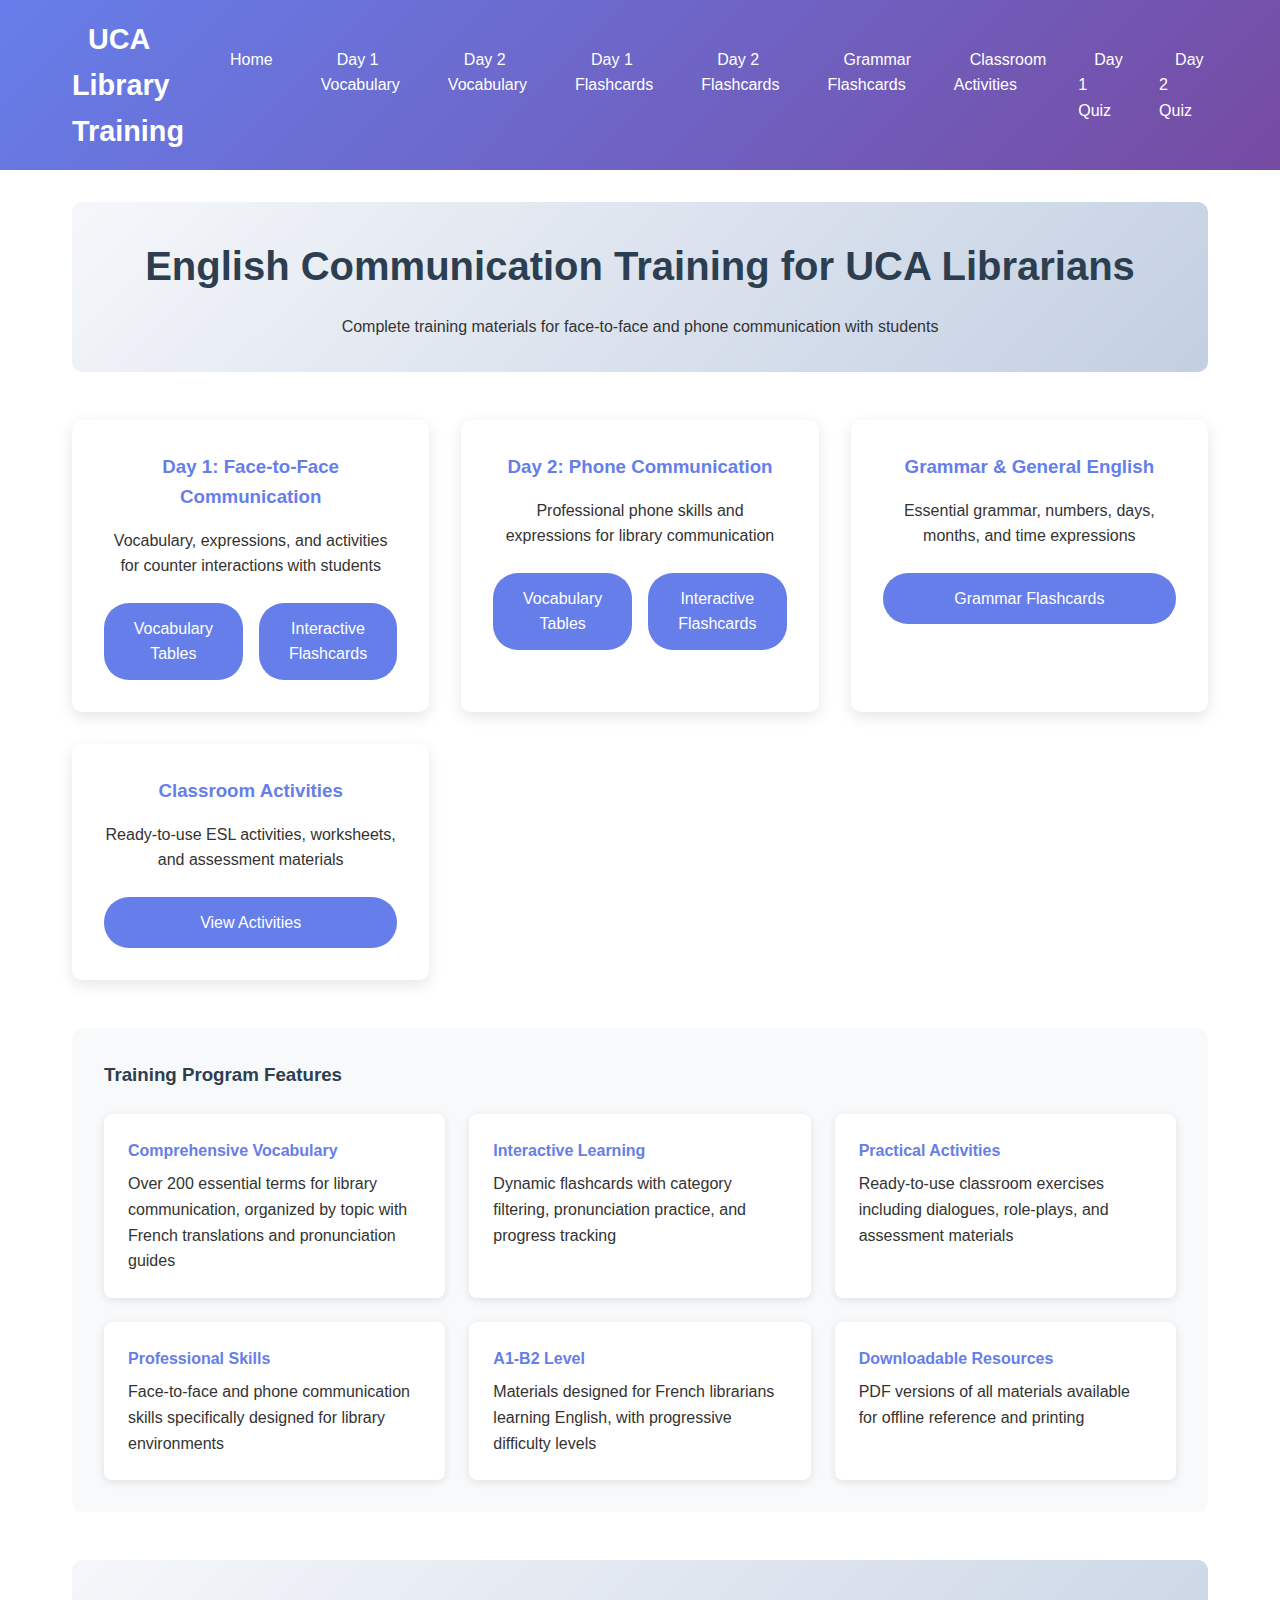
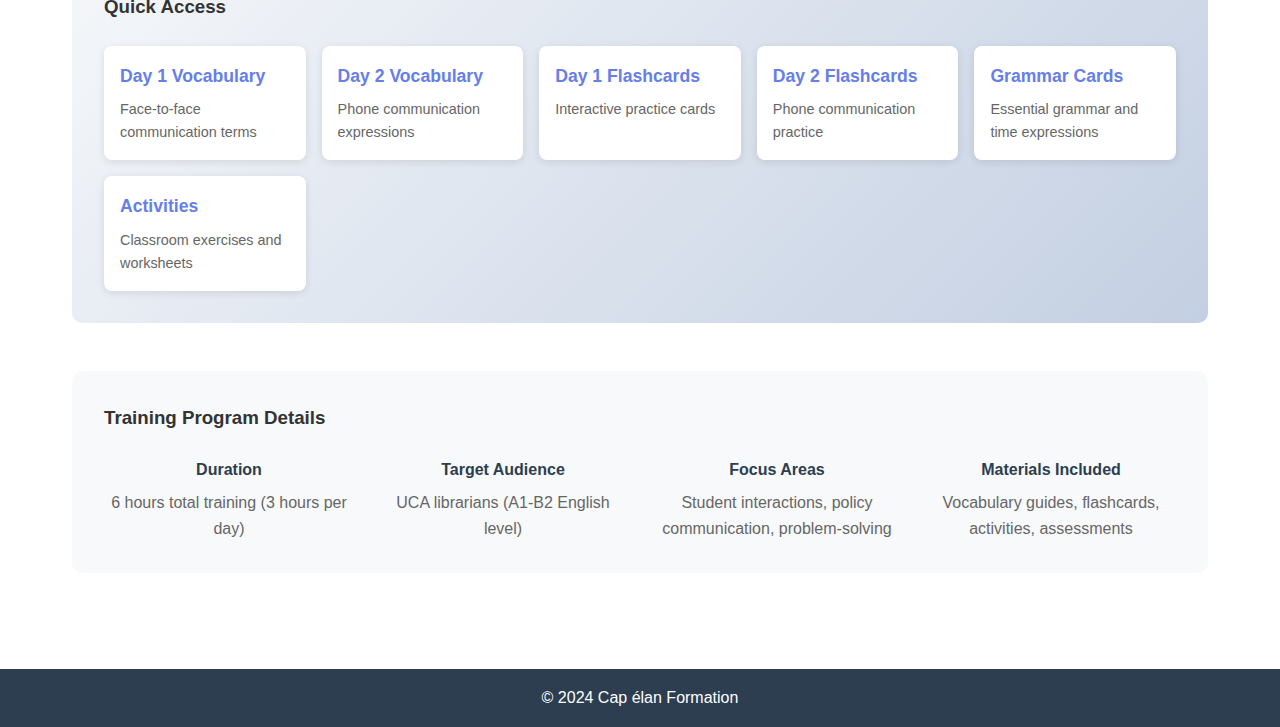
<file: index.html>
<!DOCTYPE html>
<html lang="en">
<head>
    <meta charset="UTF-8">
    <meta name="viewport" content="width=device-width, initial-scale=1.0">
    <title>UCA Library Training - English Communication</title>
    <link rel="stylesheet" href="css/style.css">
</head>
<body>
    <header>
        <nav>
            <div class="nav-container">
                <h1><a href="index.html" style="color: white; text-decoration: none;">UCA Library Training</a></h1>
                <ul>
                    <li><a href="index.html">Home</a></li>
                    <li><a href="day1-vocabulary.html">Day 1 Vocabulary</a></li>
                    <li><a href="day2-vocabulary.html">Day 2 Vocabulary</a></li>
                    <li><a href="day1-flashcards.html">Day 1 Flashcards</a></li>
                    <li><a href="day2-flashcards.html">Day 2 Flashcards</a></li>
                    <li><a href="grammar-flashcards.html">Grammar Flashcards</a></li>
                    <li><a href="activities.html">Classroom Activities</a></li>
                    <li><a href="day1-quiz.html">Day 1 Quiz</a></li>
                    <li><a href="day2-quiz.html" class="active">Day 2 Quiz</a></li>
                </ul>
            </div>
        </nav>
    </header>

    <main>
        <section class="hero">
            <h2>English Communication Training for UCA Librarians</h2>
            <p>Complete training materials for face-to-face and phone communication with students</p>
        </section>

        <section class="materials-grid">
            <div class="material-card">
                <h3>Day 1: Face-to-Face Communication</h3>
                <p>Vocabulary, expressions, and activities for counter interactions with students</p>
                <div class="card-buttons">
                    <a href="day1-vocabulary.html" class="btn">Vocabulary Tables</a>
                    <a href="day1-flashcards.html" class="btn">Interactive Flashcards</a>
                </div>
            </div>

            <div class="material-card">
                <h3>Day 2: Phone Communication</h3>
                <p>Professional phone skills and expressions for library communication</p>
                <div class="card-buttons">
                    <a href="day2-vocabulary.html" class="btn">Vocabulary Tables</a>
                    <a href="day2-flashcards.html" class="btn">Interactive Flashcards</a>
                </div>
            </div>

            <div class="material-card">
                <h3>Grammar & General English</h3>
                <p>Essential grammar, numbers, days, months, and time expressions</p>
                <div class="card-buttons">
                    <a href="grammar-flashcards.html" class="btn">Grammar Flashcards</a>
                </div>
            </div>

            <div class="material-card">
                <h3>Classroom Activities</h3>
                <p>Ready-to-use ESL activities, worksheets, and assessment materials</p>
                <div class="card-buttons">
                    <a href="activities.html" class="btn">View Activities</a>
                </div>
            </div>
        </section>

        <section class="features">
            <h3>Training Program Features</h3>
            <div class="features-grid">
                <div class="feature-item">
                    <h4>Comprehensive Vocabulary</h4>
                    <p>Over 200 essential terms for library communication, organized by topic with French translations and pronunciation guides</p>
                </div>
                <div class="feature-item">
                    <h4>Interactive Learning</h4>
                    <p>Dynamic flashcards with category filtering, pronunciation practice, and progress tracking</p>
                </div>
                <div class="feature-item">
                    <h4>Practical Activities</h4>
                    <p>Ready-to-use classroom exercises including dialogues, role-plays, and assessment materials</p>
                </div>
                <div class="feature-item">
                    <h4>Professional Skills</h4>
                    <p>Face-to-face and phone communication skills specifically designed for library environments</p>
                </div>
                <div class="feature-item">
                    <h4>A1-B2 Level</h4>
                    <p>Materials designed for French librarians learning English, with progressive difficulty levels</p>
                </div>
                <div class="feature-item">
                    <h4>Downloadable Resources</h4>
                    <p>PDF versions of all materials available for offline reference and printing</p>
                </div>
            </div>
        </section>

        <section class="quick-links">
            <h3>Quick Access</h3>
            <div class="links-grid">
                <a href="day1-vocabulary.html" class="quick-link">
                    <h4>Day 1 Vocabulary</h4>
                    <p>Face-to-face communication terms</p>
                </a>
                <a href="day2-vocabulary.html" class="quick-link">
                    <h4>Day 2 Vocabulary</h4>
                    <p>Phone communication expressions</p>
                </a>
                <a href="day1-flashcards.html" class="quick-link">
                    <h4>Day 1 Flashcards</h4>
                    <p>Interactive practice cards</p>
                </a>
                <a href="day2-flashcards.html" class="quick-link">
                    <h4>Day 2 Flashcards</h4>
                    <p>Phone communication practice</p>
                </a>
                <a href="grammar-flashcards.html" class="quick-link">
                    <h4>Grammar Cards</h4>
                    <p>Essential grammar and time expressions</p>
                </a>
                <a href="activities.html" class="quick-link">
                    <h4>Activities</h4>
                    <p>Classroom exercises and worksheets</p>
                </a>
            </div>
        </section>

        <section class="training-info">
            <h3>Training Program Details</h3>
            <div class="info-grid">
                <div class="info-item">
                    <h4>Duration</h4>
                    <p>6 hours total training (3 hours per day)</p>
                </div>
                <div class="info-item">
                    <h4>Target Audience</h4>
                    <p>UCA librarians (A1-B2 English level)</p>
                </div>
                <div class="info-item">
                    <h4>Focus Areas</h4>
                    <p>Student interactions, policy communication, problem-solving</p>
                </div>
                <div class="info-item">
                    <h4>Materials Included</h4>
                    <p>Vocabulary guides, flashcards, activities, assessments</p>
                </div>
            </div>
        </section>
    </main>

    <footer>
        <p>&copy; 2024 Cap élan Formation</p>
    </footer>

    <style>
        .features-grid {
            display: grid;
            grid-template-columns: repeat(auto-fit, minmax(300px, 1fr));
            gap: 1.5rem;
            margin-top: 1.5rem;
        }

        .feature-item {
            background: white;
            padding: 1.5rem;
            border-radius: 8px;
            box-shadow: 0 2px 8px rgba(0,0,0,0.1);
        }

        .feature-item h4 {
            color: #667eea;
            margin-bottom: 0.5rem;
        }

        .quick-links {
            margin: 3rem 0;
            padding: 2rem;
            background: linear-gradient(135deg, #f5f7fa 0%, #c3cfe2 100%);
            border-radius: 10px;
        }

        .links-grid {
            display: grid;
            grid-template-columns: repeat(auto-fit, minmax(200px, 1fr));
            gap: 1rem;
            margin-top: 1.5rem;
        }

        .quick-link {
            background: white;
            padding: 1rem;
            border-radius: 8px;
            text-decoration: none;
            color: #333;
            box-shadow: 0 2px 8px rgba(0,0,0,0.1);
            transition: transform 0.3s, box-shadow 0.3s;
        }

        .quick-link:hover {
            transform: translateY(-2px);
            box-shadow: 0 4px 15px rgba(0,0,0,0.15);
        }

        .quick-link h4 {
            color: #667eea;
            margin-bottom: 0.5rem;
            font-size: 1.1rem;
        }

        .quick-link p {
            margin: 0;
            font-size: 0.9rem;
            color: #666;
        }

        .training-info {
            background: #f8f9fa;
            padding: 2rem;
            border-radius: 10px;
            margin-bottom: 2rem;
        }

        .info-grid {
            display: grid;
            grid-template-columns: repeat(auto-fit, minmax(200px, 1fr));
            gap: 1.5rem;
            margin-top: 1.5rem;
        }

        .info-item {
            text-align: center;
        }

        .info-item h4 {
            color: #2c3e50;
            margin-bottom: 0.5rem;
        }

        .info-item p {
            margin: 0;
            color: #666;
        }

        @media (max-width: 768px) {
            .features-grid {
                grid-template-columns: 1fr;
            }
            
            .links-grid {
                grid-template-columns: 1fr;
            }
            
            .info-grid {
                grid-template-columns: repeat(2, 1fr);
            }
        }
    </style>
</body>
</html>
</file>
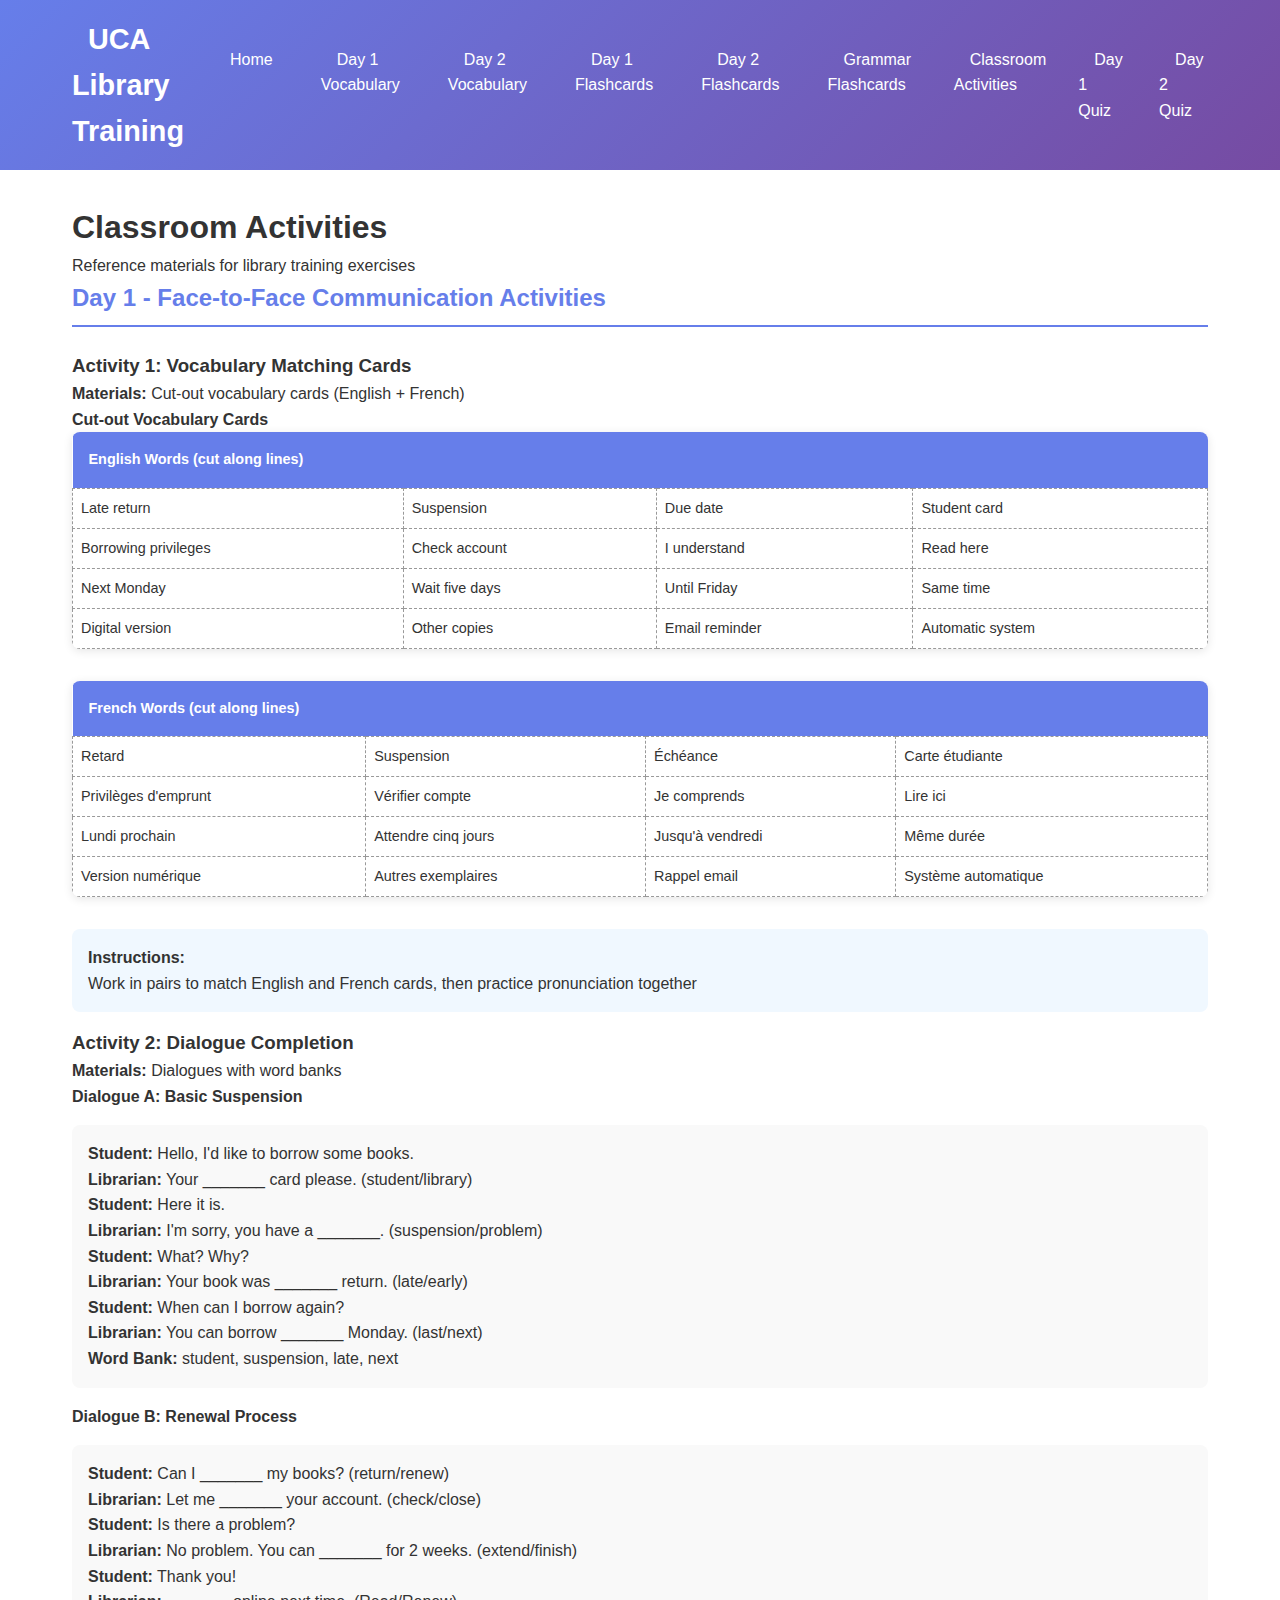
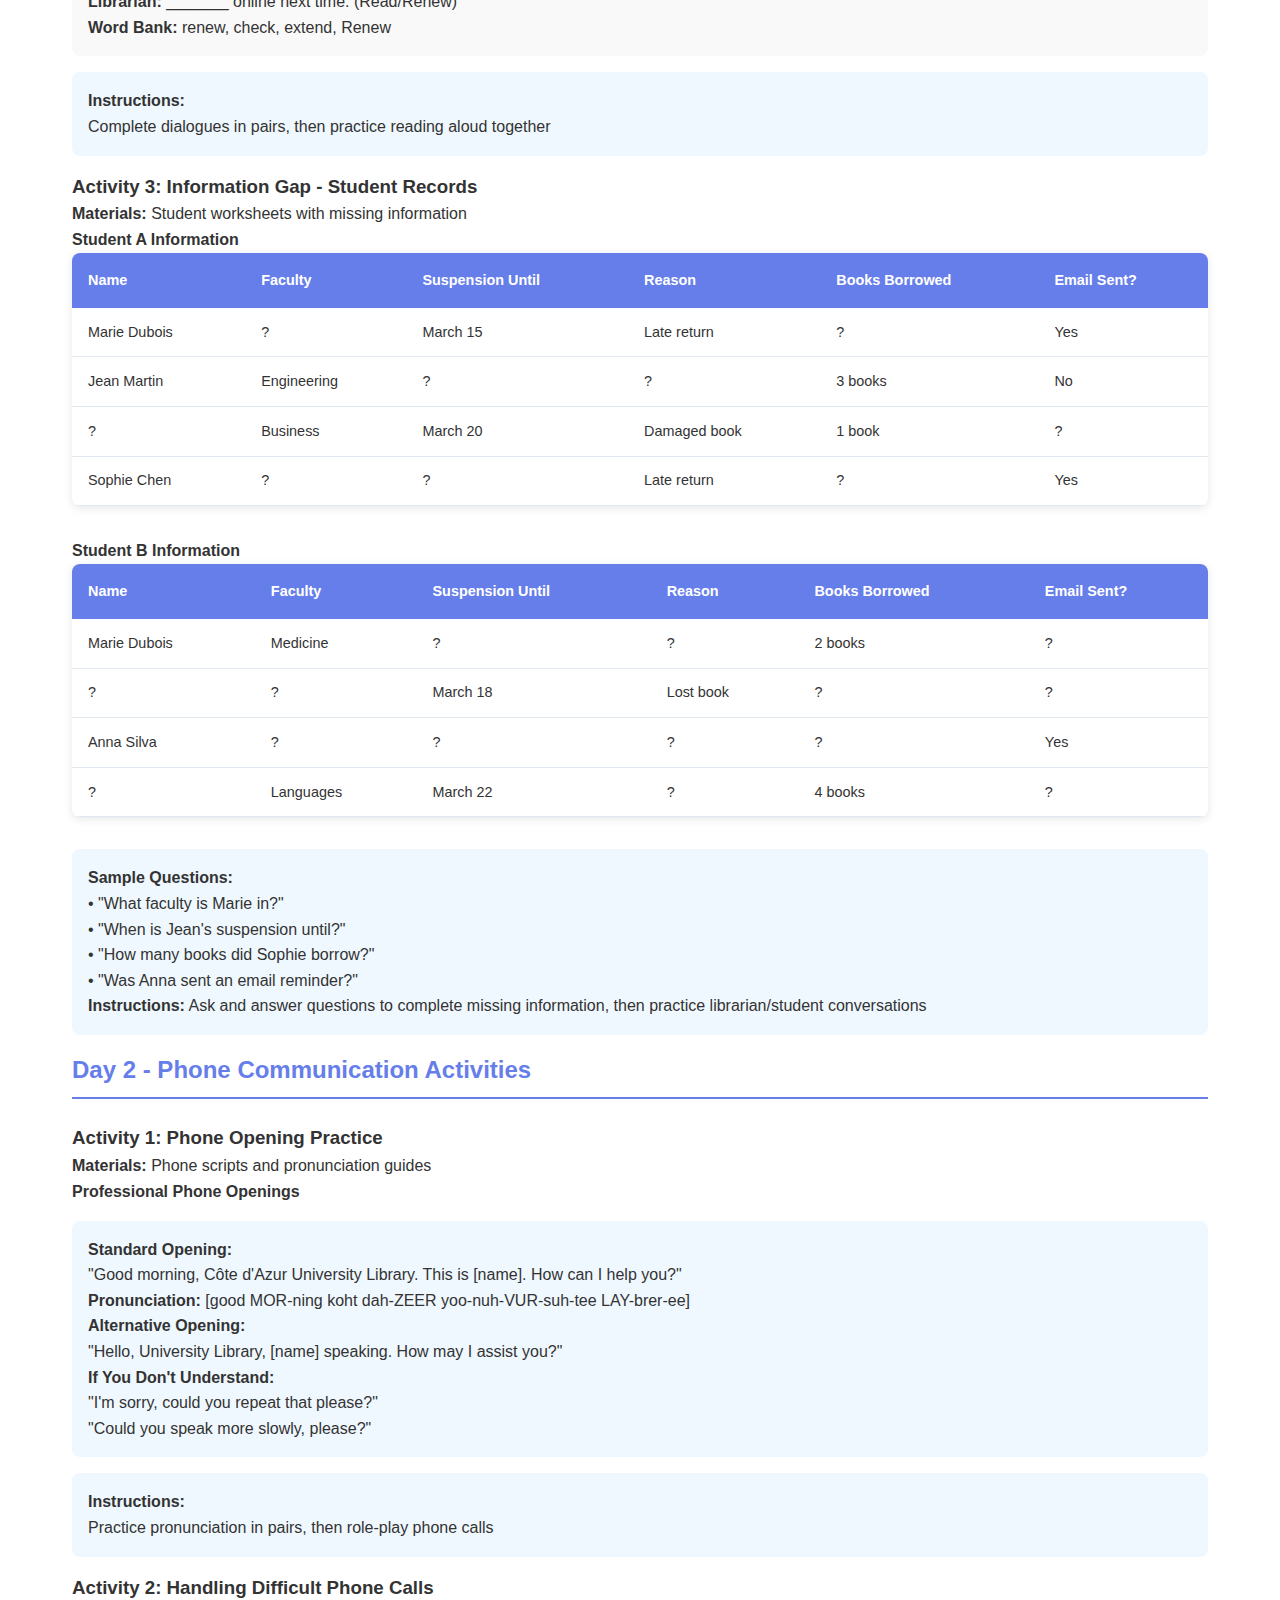
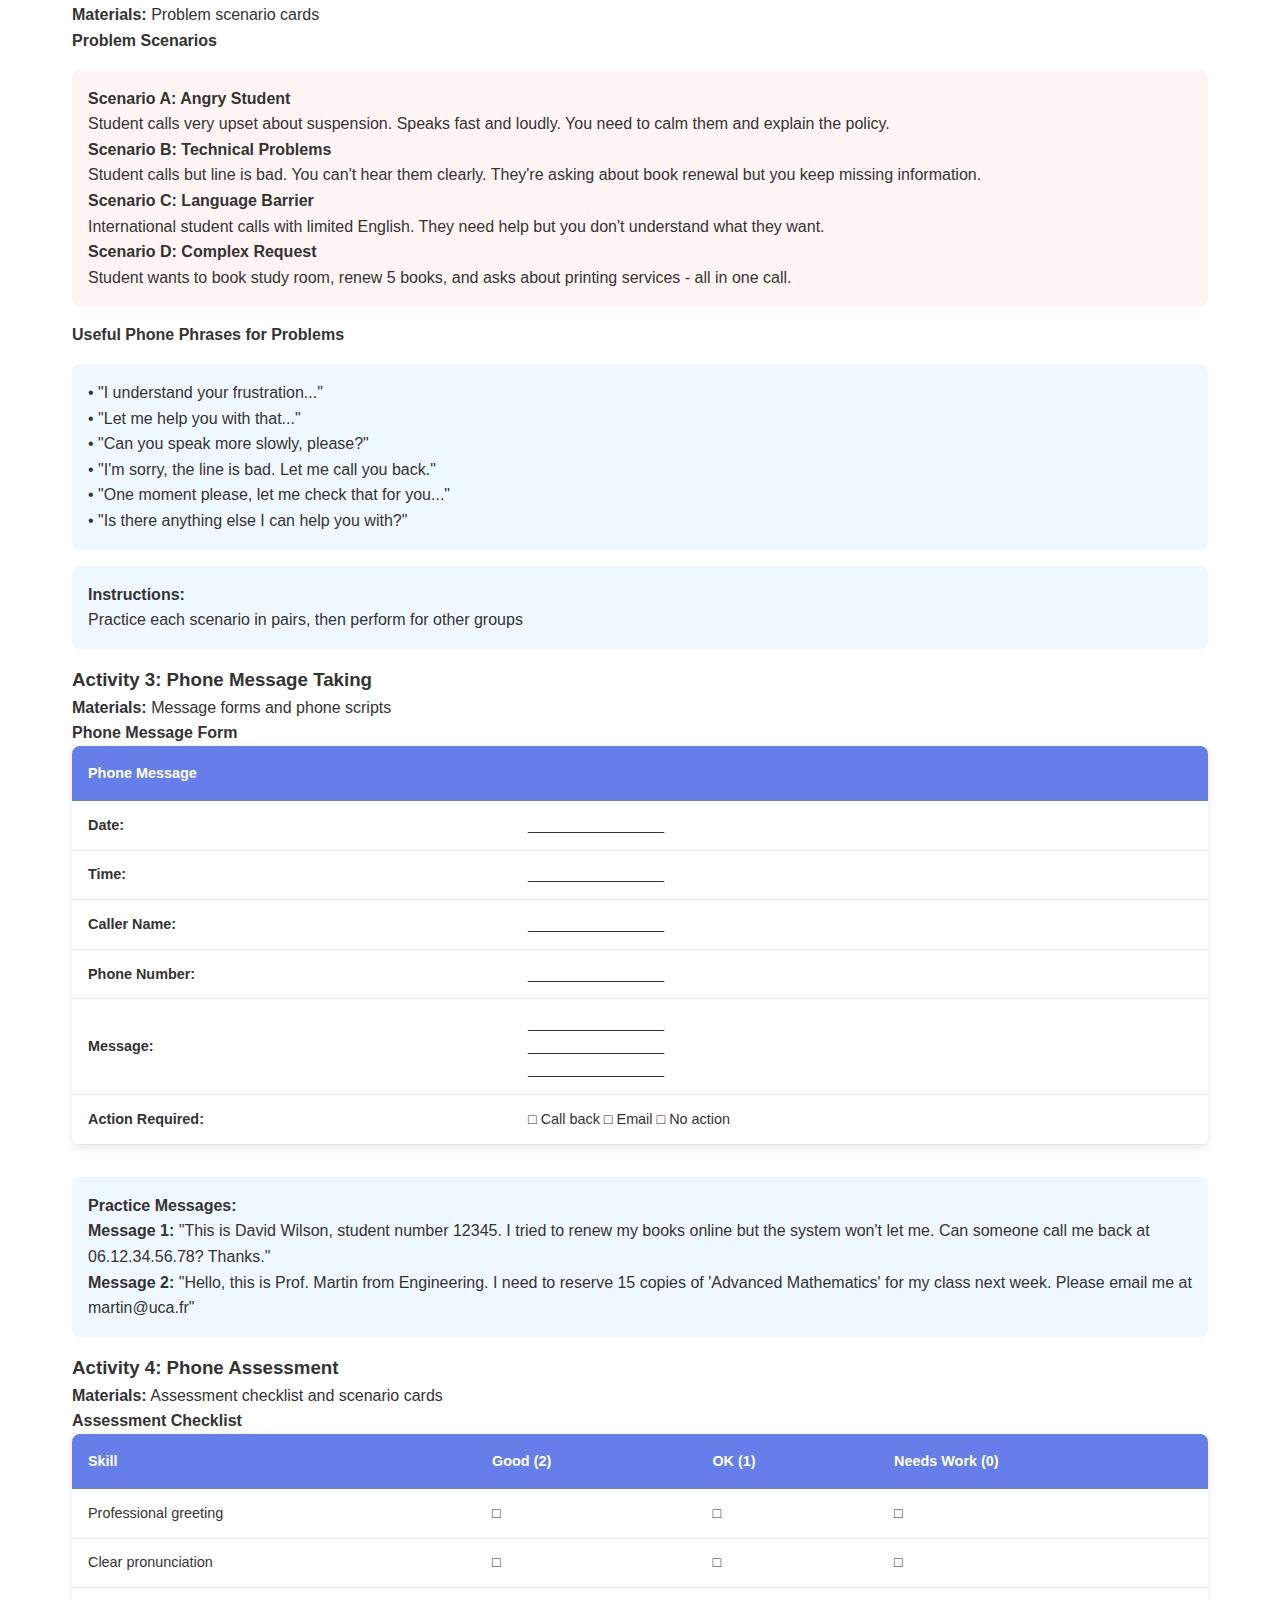
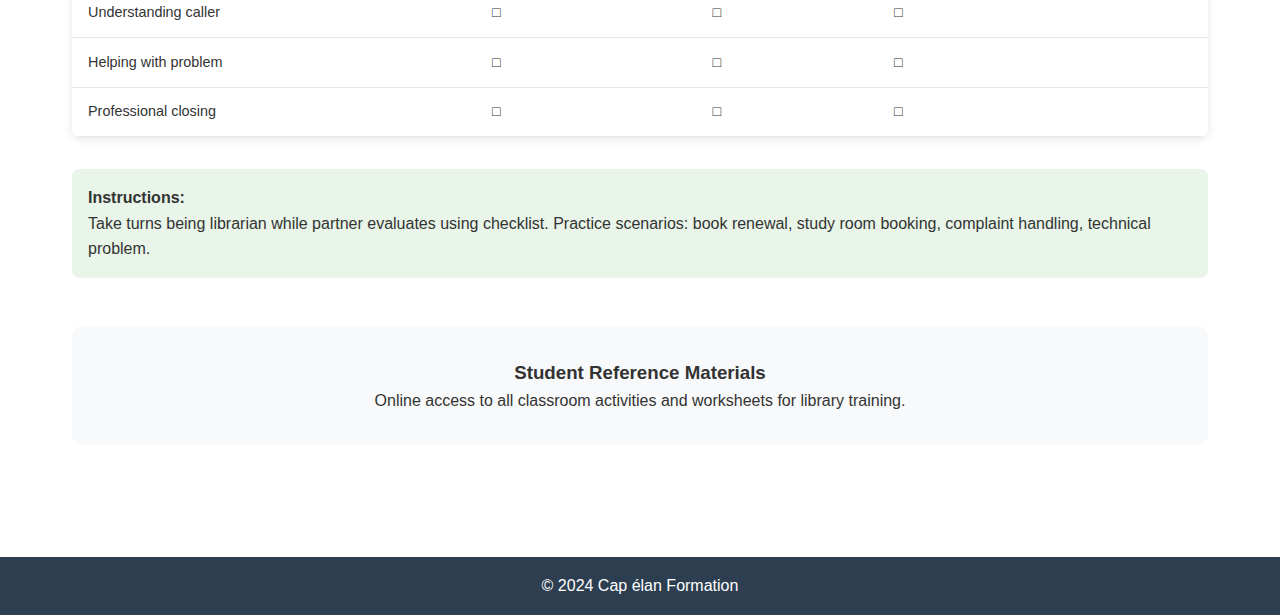
<file: activities.html>
<!DOCTYPE html>
<html lang="en">
<head>
    <meta charset="UTF-8">
    <meta name="viewport" content="width=device-width, initial-scale=1.0">
    <title>Classroom Activities - Library Training</title>
    <link rel="stylesheet" href="css/style.css">
</head>
<body>
    <header>
        <nav>
            <div class="nav-container">
                <h1><a href="index.html" style="color: white; text-decoration: none;">UCA Library Training</a></h1>
                <ul>
                    <li><a href="index.html">Home</a></li>
                    <li><a href="day1-vocabulary.html">Day 1 Vocabulary</a></li>
                    <li><a href="day2-vocabulary.html">Day 2 Vocabulary</a></li>
                    <li><a href="day1-flashcards.html">Day 1 Flashcards</a></li>
                    <li><a href="day2-flashcards.html">Day 2 Flashcards</a></li>
                    <li><a href="grammar-flashcards.html">Grammar Flashcards</a></li>
                    <li><a href="activities.html">Classroom Activities</a></li>
                    <li><a href="day1-quiz.html">Day 1 Quiz</a></li>
                    <li><a href="day2-quiz.html" class="active">Day 2 Quiz</a></li>
                </ul>
            </div>
        </nav>
    </header>

    <main>
        <div class="vocab-container">
            <h1>Classroom Activities</h1>
            <p>Reference materials for library training exercises</p>

            <!-- DAY 1 ACTIVITIES -->
            <div class="vocab-section">
                <h2>Day 1 - Face-to-Face Communication Activities</h2>
                
                <div class="activity">
                    <h3>Activity 1: Vocabulary Matching Cards</h3>
                    <div class="activity-info">
                        <p><strong>Materials:</strong> Cut-out vocabulary cards (English + French)</p>
                    </div>
                    
                    <h4>Cut-out Vocabulary Cards</h4>
                    <table class="vocab-table" style="font-size: 0.9em;">
                        <thead>
                            <tr>
                                <th colspan="4">English Words (cut along lines)</th>
                            </tr>
                        </thead>
                        <tbody>
                            <tr>
                                <td style="border: 1px dashed #999; padding: 8px;">Late return</td>
                                <td style="border: 1px dashed #999; padding: 8px;">Suspension</td>
                                <td style="border: 1px dashed #999; padding: 8px;">Due date</td>
                                <td style="border: 1px dashed #999; padding: 8px;">Student card</td>
                            </tr>
                            <tr>
                                <td style="border: 1px dashed #999; padding: 8px;">Borrowing privileges</td>
                                <td style="border: 1px dashed #999; padding: 8px;">Check account</td>
                                <td style="border: 1px dashed #999; padding: 8px;">I understand</td>
                                <td style="border: 1px dashed #999; padding: 8px;">Read here</td>
                            </tr>
                            <tr>
                                <td style="border: 1px dashed #999; padding: 8px;">Next Monday</td>
                                <td style="border: 1px dashed #999; padding: 8px;">Wait five days</td>
                                <td style="border: 1px dashed #999; padding: 8px;">Until Friday</td>
                                <td style="border: 1px dashed #999; padding: 8px;">Same time</td>
                            </tr>
                            <tr>
                                <td style="border: 1px dashed #999; padding: 8px;">Digital version</td>
                                <td style="border: 1px dashed #999; padding: 8px;">Other copies</td>
                                <td style="border: 1px dashed #999; padding: 8px;">Email reminder</td>
                                <td style="border: 1px dashed #999; padding: 8px;">Automatic system</td>
                            </tr>
                        </tbody>
                    </table>

                    <table class="vocab-table" style="font-size: 0.9em; margin-top: 1rem;">
                        <thead>
                            <tr>
                                <th colspan="4">French Words (cut along lines)</th>
                            </tr>
                        </thead>
                        <tbody>
                            <tr>
                                <td style="border: 1px dashed #999; padding: 8px;">Retard</td>
                                <td style="border: 1px dashed #999; padding: 8px;">Suspension</td>
                                <td style="border: 1px dashed #999; padding: 8px;">Échéance</td>
                                <td style="border: 1px dashed #999; padding: 8px;">Carte étudiante</td>
                            </tr>
                            <tr>
                                <td style="border: 1px dashed #999; padding: 8px;">Privilèges d'emprunt</td>
                                <td style="border: 1px dashed #999; padding: 8px;">Vérifier compte</td>
                                <td style="border: 1px dashed #999; padding: 8px;">Je comprends</td>
                                <td style="border: 1px dashed #999; padding: 8px;">Lire ici</td>
                            </tr>
                            <tr>
                                <td style="border: 1px dashed #999; padding: 8px;">Lundi prochain</td>
                                <td style="border: 1px dashed #999; padding: 8px;">Attendre cinq jours</td>
                                <td style="border: 1px dashed #999; padding: 8px;">Jusqu'à vendredi</td>
                                <td style="border: 1px dashed #999; padding: 8px;">Même durée</td>
                            </tr>
                            <tr>
                                <td style="border: 1px dashed #999; padding: 8px;">Version numérique</td>
                                <td style="border: 1px dashed #999; padding: 8px;">Autres exemplaires</td>
                                <td style="border: 1px dashed #999; padding: 8px;">Rappel email</td>
                                <td style="border: 1px dashed #999; padding: 8px;">Système automatique</td>
                            </tr>
                        </tbody>
                    </table>

                    <div class="instructions" style="margin: 1rem 0; padding: 1rem; background: #f0f8ff; border-radius: 8px;">
                        <h4>Instructions:</h4>
                        <p>Work in pairs to match English and French cards, then practice pronunciation together</p>
                    </div>
                </div>

                <div class="activity">
                    <h3>Activity 2: Dialogue Completion</h3>
                    <div class="activity-info">
                        <p><strong>Materials:</strong> Dialogues with word banks</p>
                    </div>

                    <h4>Dialogue A: Basic Suspension</h4>
                    <div style="background: #f9f9f9; padding: 1rem; border-radius: 8px; margin: 1rem 0;">
                        <p><strong>Student:</strong> Hello, I'd like to borrow some books.</p>
                        <p><strong>Librarian:</strong> Your _______ card please. (student/library)</p>
                        <p><strong>Student:</strong> Here it is.</p>
                        <p><strong>Librarian:</strong> I'm sorry, you have a _______. (suspension/problem)</p>
                        <p><strong>Student:</strong> What? Why?</p>
                        <p><strong>Librarian:</strong> Your book was _______ return. (late/early)</p>
                        <p><strong>Student:</strong> When can I borrow again?</p>
                        <p><strong>Librarian:</strong> You can borrow _______ Monday. (last/next)</p>
                        
                        <p><strong>Word Bank:</strong> student, suspension, late, next</p>
                    </div>

                    <h4>Dialogue B: Renewal Process</h4>
                    <div style="background: #f9f9f9; padding: 1rem; border-radius: 8px; margin: 1rem 0;">
                        <p><strong>Student:</strong> Can I _______ my books? (return/renew)</p>
                        <p><strong>Librarian:</strong> Let me _______ your account. (check/close)</p>
                        <p><strong>Student:</strong> Is there a problem?</p>
                        <p><strong>Librarian:</strong> No problem. You can _______ for 2 weeks. (extend/finish)</p>
                        <p><strong>Student:</strong> Thank you!</p>
                        <p><strong>Librarian:</strong> _______ online next time. (Read/Renew)</p>
                        
                        <p><strong>Word Bank:</strong> renew, check, extend, Renew</p>
                    </div>

                    <div class="instructions" style="margin: 1rem 0; padding: 1rem; background: #f0f8ff; border-radius: 8px;">
                        <h4>Instructions:</h4>
                        <p>Complete dialogues in pairs, then practice reading aloud together</p>
                    </div>
                </div>

                <div class="activity">
                    <h3>Activity 3: Information Gap - Student Records</h3>
                    <div class="activity-info">
                        <p><strong>Materials:</strong> Student worksheets with missing information</p>
                    </div>

                    <h4>Student A Information</h4>
                    <table class="vocab-table" style="font-size: 0.9em;">
                        <thead>
                            <tr>
                                <th>Name</th>
                                <th>Faculty</th>
                                <th>Suspension Until</th>
                                <th>Reason</th>
                                <th>Books Borrowed</th>
                                <th>Email Sent?</th>
                            </tr>
                        </thead>
                        <tbody>
                            <tr>
                                <td>Marie Dubois</td>
                                <td>?</td>
                                <td>March 15</td>
                                <td>Late return</td>
                                <td>?</td>
                                <td>Yes</td>
                            </tr>
                            <tr>
                                <td>Jean Martin</td>
                                <td>Engineering</td>
                                <td>?</td>
                                <td>?</td>
                                <td>3 books</td>
                                <td>No</td>
                            </tr>
                            <tr>
                                <td>?</td>
                                <td>Business</td>
                                <td>March 20</td>
                                <td>Damaged book</td>
                                <td>1 book</td>
                                <td>?</td>
                            </tr>
                            <tr>
                                <td>Sophie Chen</td>
                                <td>?</td>
                                <td>?</td>
                                <td>Late return</td>
                                <td>?</td>
                                <td>Yes</td>
                            </tr>
                        </tbody>
                    </table>

                    <h4>Student B Information</h4>
                    <table class="vocab-table" style="font-size: 0.9em;">
                        <thead>
                            <tr>
                                <th>Name</th>
                                <th>Faculty</th>
                                <th>Suspension Until</th>
                                <th>Reason</th>
                                <th>Books Borrowed</th>
                                <th>Email Sent?</th>
                            </tr>
                        </thead>
                        <tbody>
                            <tr>
                                <td>Marie Dubois</td>
                                <td>Medicine</td>
                                <td>?</td>
                                <td>?</td>
                                <td>2 books</td>
                                <td>?</td>
                            </tr>
                            <tr>
                                <td>?</td>
                                <td>?</td>
                                <td>March 18</td>
                                <td>Lost book</td>
                                <td>?</td>
                                <td>?</td>
                            </tr>
                            <tr>
                                <td>Anna Silva</td>
                                <td>?</td>
                                <td>?</td>
                                <td>?</td>
                                <td>?</td>
                                <td>Yes</td>
                            </tr>
                            <tr>
                                <td>?</td>
                                <td>Languages</td>
                                <td>March 22</td>
                                <td>?</td>
                                <td>4 books</td>
                                <td>?</td>
                            </tr>
                        </tbody>
                    </table>

                    <div class="instructions" style="margin: 1rem 0; padding: 1rem; background: #f0f8ff; border-radius: 8px;">
                        <h4>Sample Questions:</h4>
                        <p>• "What faculty is Marie in?"</p>
                        <p>• "When is Jean's suspension until?"</p>
                        <p>• "How many books did Sophie borrow?"</p>
                        <p>• "Was Anna sent an email reminder?"</p>
                        <p><strong>Instructions:</strong> Ask and answer questions to complete missing information, then practice librarian/student conversations</p>
                    </div>
                </div>
            </div>

            <!-- DAY 2 ACTIVITIES -->
            <div class="vocab-section">
                <h2>Day 2 - Phone Communication Activities</h2>
                
                <div class="activity">
                    <h3>Activity 1: Phone Opening Practice</h3>
                    <div class="activity-info">
                        <p><strong>Materials:</strong> Phone scripts and pronunciation guides</p>
                    </div>

                    <h4>Professional Phone Openings</h4>
                    <div style="background: #f0f8ff; padding: 1rem; border-radius: 8px; margin: 1rem 0;">
                        <p><strong>Standard Opening:</strong></p>
                        <p>"Good morning, Côte d'Azur University Library. This is [name]. How can I help you?"</p>
                        <p><strong>Pronunciation:</strong> [good MOR-ning koht dah-ZEER yoo-nuh-VUR-suh-tee LAY-brer-ee]</p>
                        
                        <p><strong>Alternative Opening:</strong></p>
                        <p>"Hello, University Library, [name] speaking. How may I assist you?"</p>
                        
                        <p><strong>If You Don't Understand:</strong></p>
                        <p>"I'm sorry, could you repeat that please?"</p>
                        <p>"Could you speak more slowly, please?"</p>
                    </div>

                    <div class="instructions" style="margin: 1rem 0; padding: 1rem; background: #f0f8ff; border-radius: 8px;">
                        <h4>Instructions:</h4>
                        <p>Practice pronunciation in pairs, then role-play phone calls</p>
                    </div>
                </div>

                <div class="activity">
                    <h3>Activity 2: Handling Difficult Phone Calls</h3>
                    <div class="activity-info">
                        <p><strong>Materials:</strong> Problem scenario cards</p>
                    </div>

                    <h4>Problem Scenarios</h4>
                    <div style="background: #fff5f5; padding: 1rem; border-radius: 8px; margin: 1rem 0;">
                        <p><strong>Scenario A: Angry Student</strong></p>
                        <p>Student calls very upset about suspension. Speaks fast and loudly. You need to calm them and explain the policy.</p>
                        
                        <p><strong>Scenario B: Technical Problems</strong></p>
                        <p>Student calls but line is bad. You can't hear them clearly. They're asking about book renewal but you keep missing information.</p>
                        
                        <p><strong>Scenario C: Language Barrier</strong></p>
                        <p>International student calls with limited English. They need help but you don't understand what they want.</p>
                        
                        <p><strong>Scenario D: Complex Request</strong></p>
                        <p>Student wants to book study room, renew 5 books, and asks about printing services - all in one call.</p>
                    </div>

                    <h4>Useful Phone Phrases for Problems</h4>
                    <div style="background: #f0f8ff; padding: 1rem; border-radius: 8px; margin: 1rem 0;">
                        <p>• "I understand your frustration..."</p>
                        <p>• "Let me help you with that..."</p>
                        <p>• "Can you speak more slowly, please?"</p>
                        <p>• "I'm sorry, the line is bad. Let me call you back."</p>
                        <p>• "One moment please, let me check that for you..."</p>
                        <p>• "Is there anything else I can help you with?"</p>
                    </div>

                    <div class="instructions" style="margin: 1rem 0; padding: 1rem; background: #f0f8ff; border-radius: 8px;">
                        <h4>Instructions:</h4>
                        <p>Practice each scenario in pairs, then perform for other groups</p>
                    </div>
                </div>

                <div class="activity">
                    <h3>Activity 3: Phone Message Taking</h3>
                    <div class="activity-info">
                        <p><strong>Materials:</strong> Message forms and phone scripts</p>
                    </div>

                    <h4>Phone Message Form</h4>
                    <table class="vocab-table" style="font-size: 0.9em;">
                        <thead>
                            <tr>
                                <th colspan="2">Phone Message</th>
                            </tr>
                        </thead>
                        <tbody>
                            <tr>
                                <td><strong>Date:</strong></td>
                                <td>_________________</td>
                            </tr>
                            <tr>
                                <td><strong>Time:</strong></td>
                                <td>_________________</td>
                            </tr>
                            <tr>
                                <td><strong>Caller Name:</strong></td>
                                <td>_________________</td>
                            </tr>
                            <tr>
                                <td><strong>Phone Number:</strong></td>
                                <td>_________________</td>
                            </tr>
                            <tr>
                                <td><strong>Message:</strong></td>
                                <td>_________________<br>_________________<br>_________________</td>
                            </tr>
                            <tr>
                                <td><strong>Action Required:</strong></td>
                                <td>□ Call back  □ Email  □ No action</td>
                            </tr>
                        </tbody>
                    </table>

                    <div class="instructions" style="margin: 1rem 0; padding: 1rem; background: #f0f8ff; border-radius: 8px;">
                        <h4>Practice Messages:</h4>
                        <p><strong>Message 1:</strong> "This is David Wilson, student number 12345. I tried to renew my books online but the system won't let me. Can someone call me back at 06.12.34.56.78? Thanks."</p>
                        <p><strong>Message 2:</strong> "Hello, this is Prof. Martin from Engineering. I need to reserve 15 copies of 'Advanced Mathematics' for my class next week. Please email me at martin@uca.fr"</p>
                    </div>
                </div>

                <div class="activity">
                    <h3>Activity 4: Phone Assessment</h3>
                    <div class="activity-info">
                        <p><strong>Materials:</strong> Assessment checklist and scenario cards</p>
                    </div>

                    <h4>Assessment Checklist</h4>
                    <table class="vocab-table" style="font-size: 0.9em;">
                        <thead>
                            <tr>
                                <th>Skill</th>
                                <th>Good (2)</th>
                                <th>OK (1)</th>
                                <th>Needs Work (0)</th>
                            </tr>
                        </thead>
                        <tbody>
                            <tr>
                                <td>Professional greeting</td>
                                <td>□</td>
                                <td>□</td>
                                <td>□</td>
                            </tr>
                            <tr>
                                <td>Clear pronunciation</td>
                                <td>□</td>
                                <td>□</td>
                                <td>□</td>
                            </tr>
                            <tr>
                                <td>Understanding caller</td>
                                <td>□</td>
                                <td>□</td>
                                <td>□</td>
                            </tr>
                            <tr>
                                <td>Helping with problem</td>
                                <td>□</td>
                                <td>□</td>
                                <td>□</td>
                            </tr>
                            <tr>
                                <td>Professional closing</td>
                                <td>□</td>
                                <td>□</td>
                                <td>□</td>
                            </tr>
                        </tbody>
                    </table>

                    <div class="instructions" style="margin: 1rem 0; padding: 1rem; background: #e8f5e8; border-radius: 8px;">
                        <h4>Instructions:</h4>
                        <p>Take turns being librarian while partner evaluates using checklist. Practice scenarios: book renewal, study room booking, complaint handling, technical problem.</p>
                    </div>
                </div>
            </div>

            <div class="download-section" style="margin: 3rem 0; text-align: center; padding: 2rem; background: #f8f9fa; border-radius: 10px;">
                <h3>Student Reference Materials</h3>
                <p>Online access to all classroom activities and worksheets for library training.</p>
            </div>
        </div>
    </main>

    <footer>
        <p>&copy; 2024 Cap élan Formation</p>
    </footer>
</body>
</file>
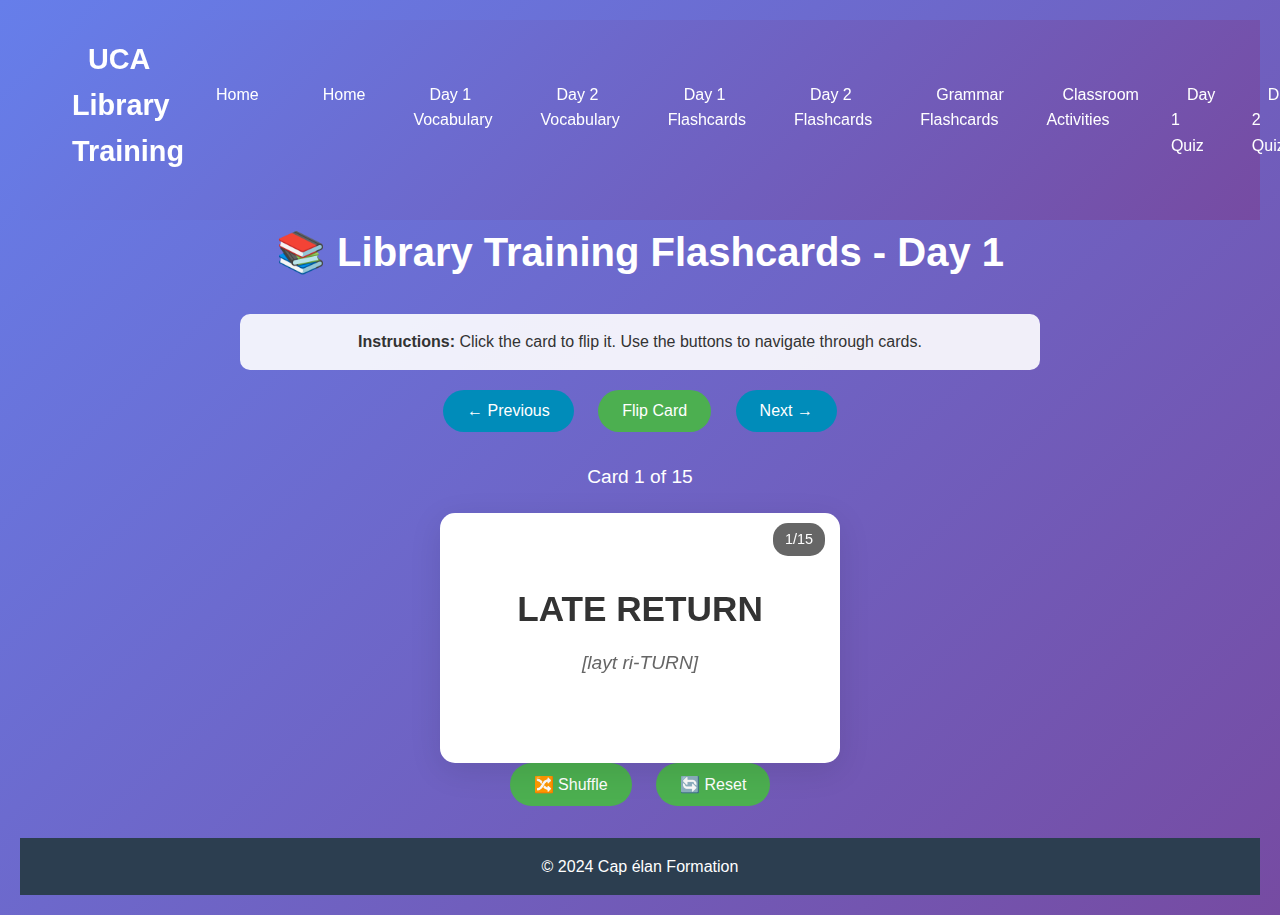
<file: day1-flashcards.html>
<!DOCTYPE html>
<html lang="en">
<head>
    <meta charset="UTF-8">
    <meta name="viewport" content="width=device-width, initial-scale=1.0">
    <title>Day 1 Flashcards - Face-to-Face Communication</title>
    <link rel="stylesheet" href="css/style.css">
    <style>
        body {
            font-family: Arial, sans-serif;
            background: linear-gradient(135deg, #667eea 0%, #764ba2 100%);
            margin: 0;
            padding: 20px;
            min-height: 100vh;
        }
        
        .container {
            max-width: 800px;
            margin: 0 auto;
            text-align: center;
        }
        
        h1 {
            color: white;
            margin-bottom: 30px;
            font-size: 2.5em;
        }
        
        .controls {
            margin-bottom: 30px;
        }
        
        .btn {
            background: #4CAF50;
            color: white;
            border: none;
            padding: 12px 24px;
            margin: 0 10px;
            border-radius: 25px;
            cursor: pointer;
            font-size: 16px;
            transition: all 0.3s ease;
        }
        
        .btn:hover {
            background: #45a049;
            transform: translateY(-2px);
        }
        
        .btn.secondary {
            background: #008CBA;
        }
        
        .btn.secondary:hover {
            background: #007B9A;
        }
        
        .flashcard-container {
            perspective: 1000px;
            margin: 0 auto;
            width: 400px;
            height: 250px;
        }
        
        .flashcard {
            position: relative;
            width: 100%;
            height: 100%;
            text-align: center;
            transition: transform 0.6s;
            transform-style: preserve-3d;
            cursor: pointer;
        }
        
        .flashcard.flipped {
            transform: rotateY(180deg);
        }
        
        .flashcard-front, .flashcard-back {
            position: absolute;
            width: 100%;
            height: 100%;
            backface-visibility: hidden;
            border-radius: 15px;
            display: flex;
            flex-direction: column;
            justify-content: center;
            align-items: center;
            padding: 20px;
            box-sizing: border-box;
            box-shadow: 0 8px 32px rgba(0,0,0,0.1);
        }
        
        .flashcard-front {
            background: white;
            color: #333;
        }
        
        .flashcard-back {
            background: #2c3e50;
            color: white;
            transform: rotateY(180deg);
        }
        
        .word {
            font-size: 2.2em;
            font-weight: bold;
            margin-bottom: 10px;
        }
        
        .pronunciation {
            font-size: 1.2em;
            color: #666;
            font-style: italic;
            margin-bottom: 15px;
        }
        
        .back .pronunciation {
            color: #bdc3c7;
        }
        
        .sentence {
            font-size: 1.1em;
            margin: 10px 0;
            padding: 10px;
            background: rgba(255,255,255,0.1);
            border-radius: 8px;
            border-left: 4px solid #3498db;
        }
        
        .french-word {
            font-size: 2em;
            font-weight: bold;
            margin-bottom: 20px;
            color: #ecf0f1;
        }
        
        .progress {
            margin: 20px 0;
            color: white;
            font-size: 1.2em;
        }
        
        .instructions {
            background: rgba(255,255,255,0.9);
            padding: 15px;
            border-radius: 10px;
            margin-bottom: 20px;
            color: #333;
        }
        
        .card-counter {
            position: absolute;
            top: 10px;
            right: 15px;
            background: rgba(0,0,0,0.6);
            color: white;
            padding: 5px 12px;
            border-radius: 15px;
            font-size: 0.9em;
        }
    </style>
</head>
<body>
    <header>
        <nav>
            <div class="nav-container">
                <h1><a href="index.html" style="color: white; text-decoration: none;">UCA Library Training</a></h1>
                <ul>
                   <li><a href="index.html">Home</a></li>
                    <li><a href="index.html">Home</a></li>
                    <li><a href="day1-vocabulary.html">Day 1 Vocabulary</a></li>
                    <li><a href="day2-vocabulary.html">Day 2 Vocabulary</a></li>
                    <li><a href="day1-flashcards.html">Day 1 Flashcards</a></li>
                    <li><a href="day2-flashcards.html">Day 2 Flashcards</a></li>
                    <li><a href="grammar-flashcards.html">Grammar Flashcards</a></li>
                    <li><a href="activities.html">Classroom Activities</a></li>
                    <li><a href="day1-quiz.html">Day 1 Quiz</a></li>
                    <li><a href="day2-quiz.html" class="active">Day 2 Quiz</a></li>
                </ul>
            </div>
        </nav>
    </header>

    <div class="container">
        <h1>📚 Library Training Flashcards - Day 1</h1>
        
        <div class="instructions">
            <strong>Instructions:</strong> Click the card to flip it. Use the buttons to navigate through cards.
        </div>
        
        <div class="controls">
            <button class="btn secondary" onclick="previousCard()">← Previous</button>
            <button class="btn" onclick="flipCard()">Flip Card</button>
            <button class="btn secondary" onclick="nextCard()">Next →</button>
        </div>
        
        <div class="progress">
            <span id="progress">Card 1 of 15</span>
        </div>
        
        <div class="flashcard-container">
            <div class="flashcard" id="flashcard" onclick="flipCard()">
                <div class="flashcard-front">
                    <div class="card-counter" id="counter-front">1/15</div>
                    <div class="word" id="english-word">LATE RETURN</div>
                    <div class="pronunciation" id="pronunciation">[layt ri-TURN]</div>
                </div>
                <div class="flashcard-back">
                    <div class="card-counter" id="counter-back">1/15</div>
                    <div class="french-word" id="french-word">RETARD</div>
                    <div class="sentence" id="english-sentence">"Your book was late"</div>
                    <div class="sentence" id="french-sentence">"Le livre était en retard"</div>
                </div>
            </div>
        </div>
        
        <div class="controls">
            <button class="btn" onclick="shuffleCards()">🔀 Shuffle</button>
            <button class="btn" onclick="resetCards()">🔄 Reset</button>
        </div>
    </div>

    <footer>
        <p>&copy; 2024 Cap élan Formation</p>
    </footer>

    <script>
        const flashcards = [
            {
                english: "LATE RETURN",
                pronunciation: "[layt ri-TURN]",
                french: "RETARD",
                englishSentence: "Your book was late",
                frenchSentence: "Le livre était en retard"
            },
            {
                english: "SUSPENSION",
                pronunciation: "[suh-SPEN-shuhn]",
                french: "SUSPENSION",
                englishSentence: "You have a suspension",
                frenchSentence: "Vous avez une suspension"
            },
            {
                english: "BORROWING PRIVILEGES",
                pronunciation: "[BOR-oh-ing PRIV-uh-lij-iz]",
                french: "PRIVILÈGES D'EMPRUNT",
                englishSentence: "Your borrowing privileges are blocked",
                frenchSentence: "Vos privilèges d'emprunt sont bloqués"
            },
            {
                english: "DUE DATE",
                pronunciation: "[doo dayt]",
                french: "ÉCHÉANCE",
                englishSentence: "The due date was Monday",
                frenchSentence: "L'échéance était lundi"
            },
            {
                english: "TO RENEW",
                pronunciation: "[tuh ri-NEW]",
                french: "RENOUVELER",
                englishSentence: "You can renew online",
                frenchSentence: "Vous pouvez renouveler en ligne"
            },
            {
                english: "REMINDER",
                pronunciation: "[ri-MAYN-der]",
                french: "RAPPEL",
                englishSentence: "We send email reminders",
                frenchSentence: "Nous envoyons des rappels par email"
            },
            {
                english: "CHECK YOUR ACCOUNT",
                pronunciation: "[chek yoor uh-KOWNT]",
                french: "VÉRIFIER VOTRE COMPTE",
                englishSentence: "Let me check your account",
                frenchSentence: "Je vérifie votre compte"
            },
            {
                english: "EXTEND THE LOAN",
                pronunciation: "[ik-STEND thuh lohn]",
                french: "PROLONGER LE PRÊT",
                englishSentence: "You can extend the loan",
                frenchSentence: "Vous pouvez prolonger le prêt"
            },
            {
                english: "AUTOMATIC",
                pronunciation: "[aw-tuh-MAT-ik]",
                french: "AUTOMATIQUE",
                englishSentence: "The system is automatic",
                frenchSentence: "Le système est automatique"
            },
            {
                english: "I UNDERSTAND",
                pronunciation: "[ay uhn-der-STAND]",
                french: "JE COMPRENDS",
                englishSentence: "I understand your frustration",
                frenchSentence: "Je comprends votre frustration"
            },
            {
                english: "READ HERE",
                pronunciation: "[reed heer]",
                french: "LIRE ICI",
                englishSentence: "You can read here",
                frenchSentence: "Vous pouvez lire ici"
            },
            {
                english: "UNTIL MONDAY",
                pronunciation: "[uhn-TIL MUHN-day]",
                french: "JUSQU'À LUNDI",
                englishSentence: "Suspension until Monday",
                frenchSentence: "Suspension jusqu'à lundi"
            },
            {
                english: "SAME TIME",
                pronunciation: "[saym taym]",
                french: "MÊME DURÉE",
                englishSentence: "Same time as late",
                frenchSentence: "Même durée que le retard"
            },
            {
                english: "DIGITAL VERSION",
                pronunciation: "[DIJ-uh-tuhl VUR-zhuhn]",
                french: "VERSION NUMÉRIQUE",
                englishSentence: "We have digital version",
                frenchSentence: "Nous avons la version numérique"
            },
            {
                english: "OTHER COPIES",
                pronunciation: "[UH-ther KOP-eez]",
                french: "AUTRES EXEMPLAIRES",
                englishSentence: "Are there other copies?",
                frenchSentence: "Y a-t-il d'autres exemplaires?"
            }
        ];

        let currentCard = 0;
        let isFlipped = false;

        function updateCard() {
            const card = flashcards[currentCard];
            document.getElementById('english-word').textContent = card.english;
            document.getElementById('pronunciation').textContent = card.pronunciation;
            document.getElementById('french-word').textContent = card.french;
            document.getElementById('english-sentence').textContent = card.englishSentence;
            document.getElementById('french-sentence').textContent = card.frenchSentence;
            document.getElementById('progress').textContent = `Card ${currentCard + 1} of ${flashcards.length}`;
            document.getElementById('counter-front').textContent = `${currentCard + 1}/${flashcards.length}`;
            document.getElementById('counter-back').textContent = `${currentCard + 1}/${flashcards.length}`;
            
            // Reset flip state
            document.getElementById('flashcard').classList.remove('flipped');
            isFlipped = false;
        }

        function flipCard() {
            const flashcard = document.getElementById('flashcard');
            flashcard.classList.toggle('flipped');
            isFlipped = !isFlipped;
        }

        function nextCard() {
            currentCard = (currentCard + 1) % flashcards.length;
            updateCard();
        }

        function previousCard() {
            currentCard = (currentCard - 1 + flashcards.length) % flashcards.length;
            updateCard();
        }

        function shuffleCards() {
            for (let i = flashcards.length - 1; i > 0; i--) {
                const j = Math.floor(Math.random() * (i + 1));
                [flashcards[i], flashcards[j]] = [flashcards[j], flashcards[i]];
            }
            currentCard = 0;
            updateCard();
        }

        function resetCards() {
            currentCard = 0;
            updateCard();
        }

        // Keyboard navigation
        document.addEventListener('keydown', function(event) {
            switch(event.key) {
                case 'ArrowLeft':
                    previousCard();
                    break;
                case 'ArrowRight':
                    nextCard();
                    break;
                case ' ':
                    event.preventDefault();
                    flipCard();
                    break;
            }
        });

        // Initialize
        updateCard();
    </script>
</body>
</html>
</file>
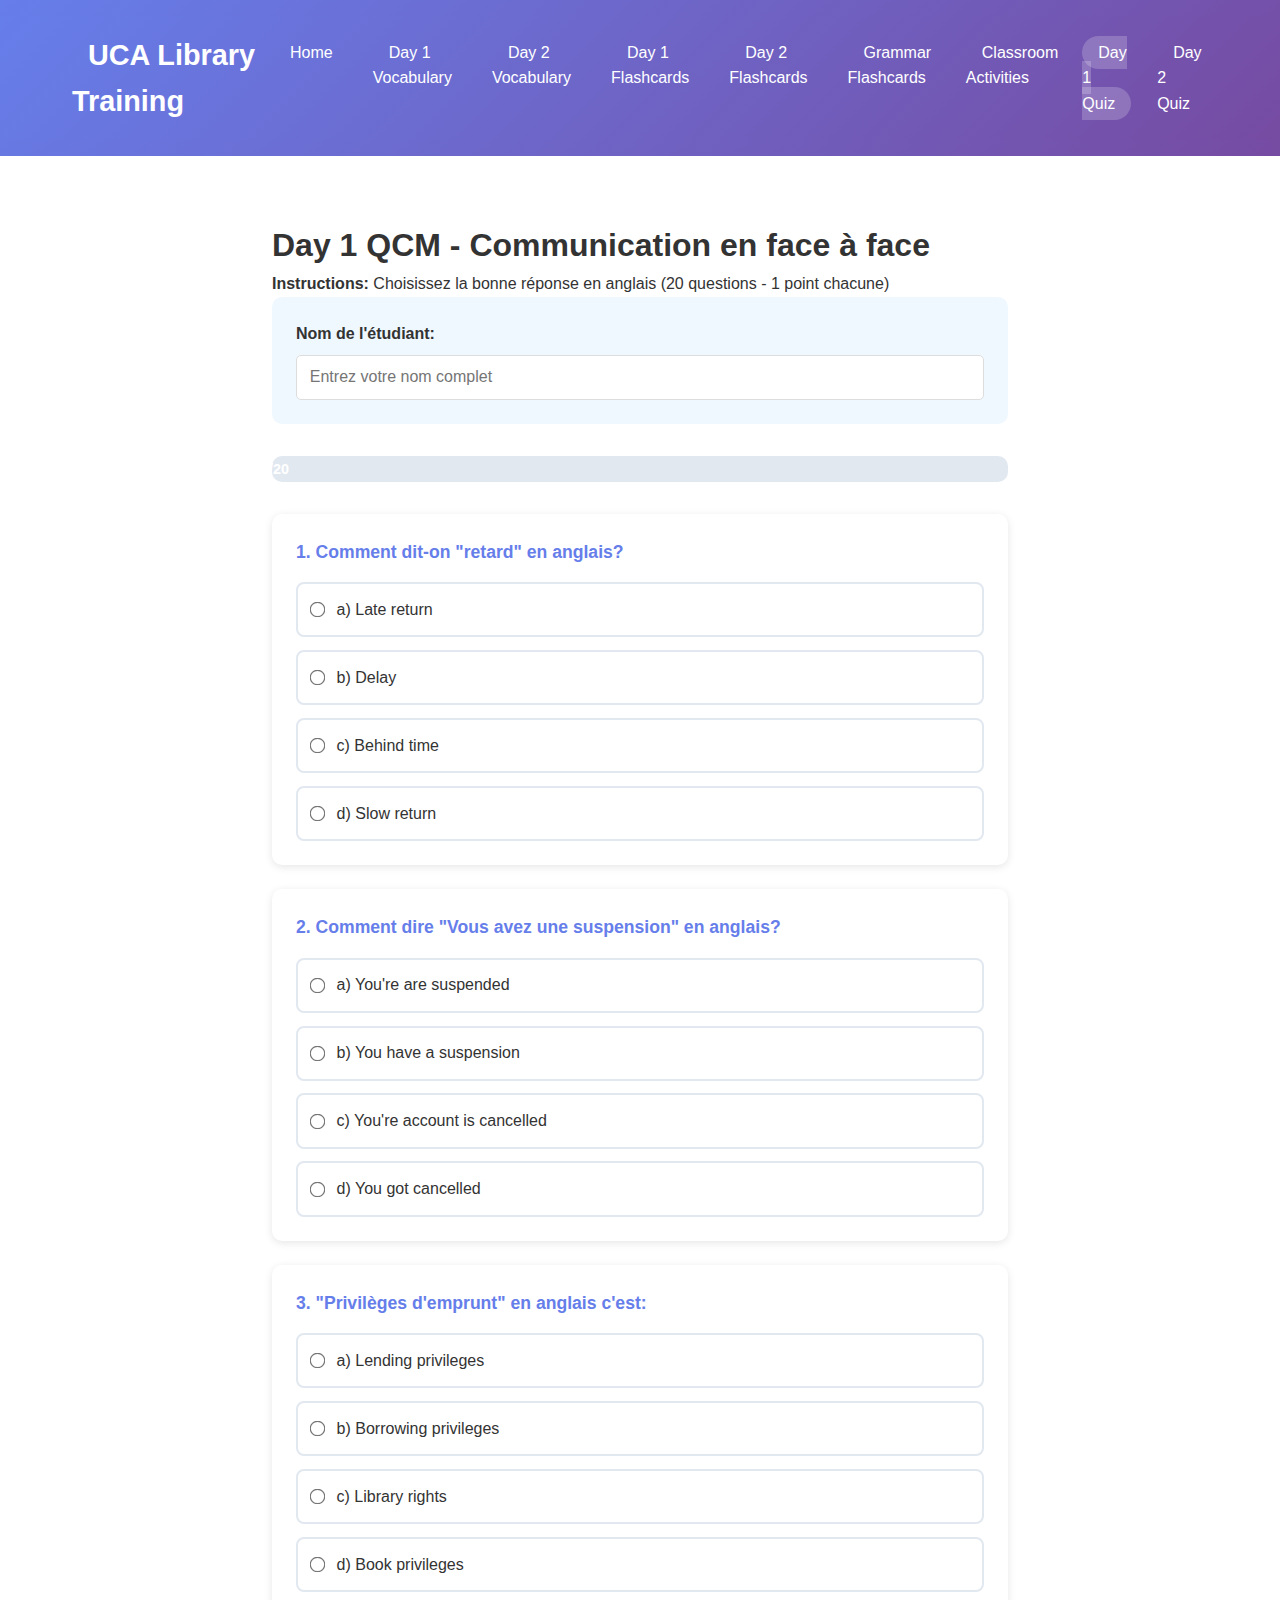
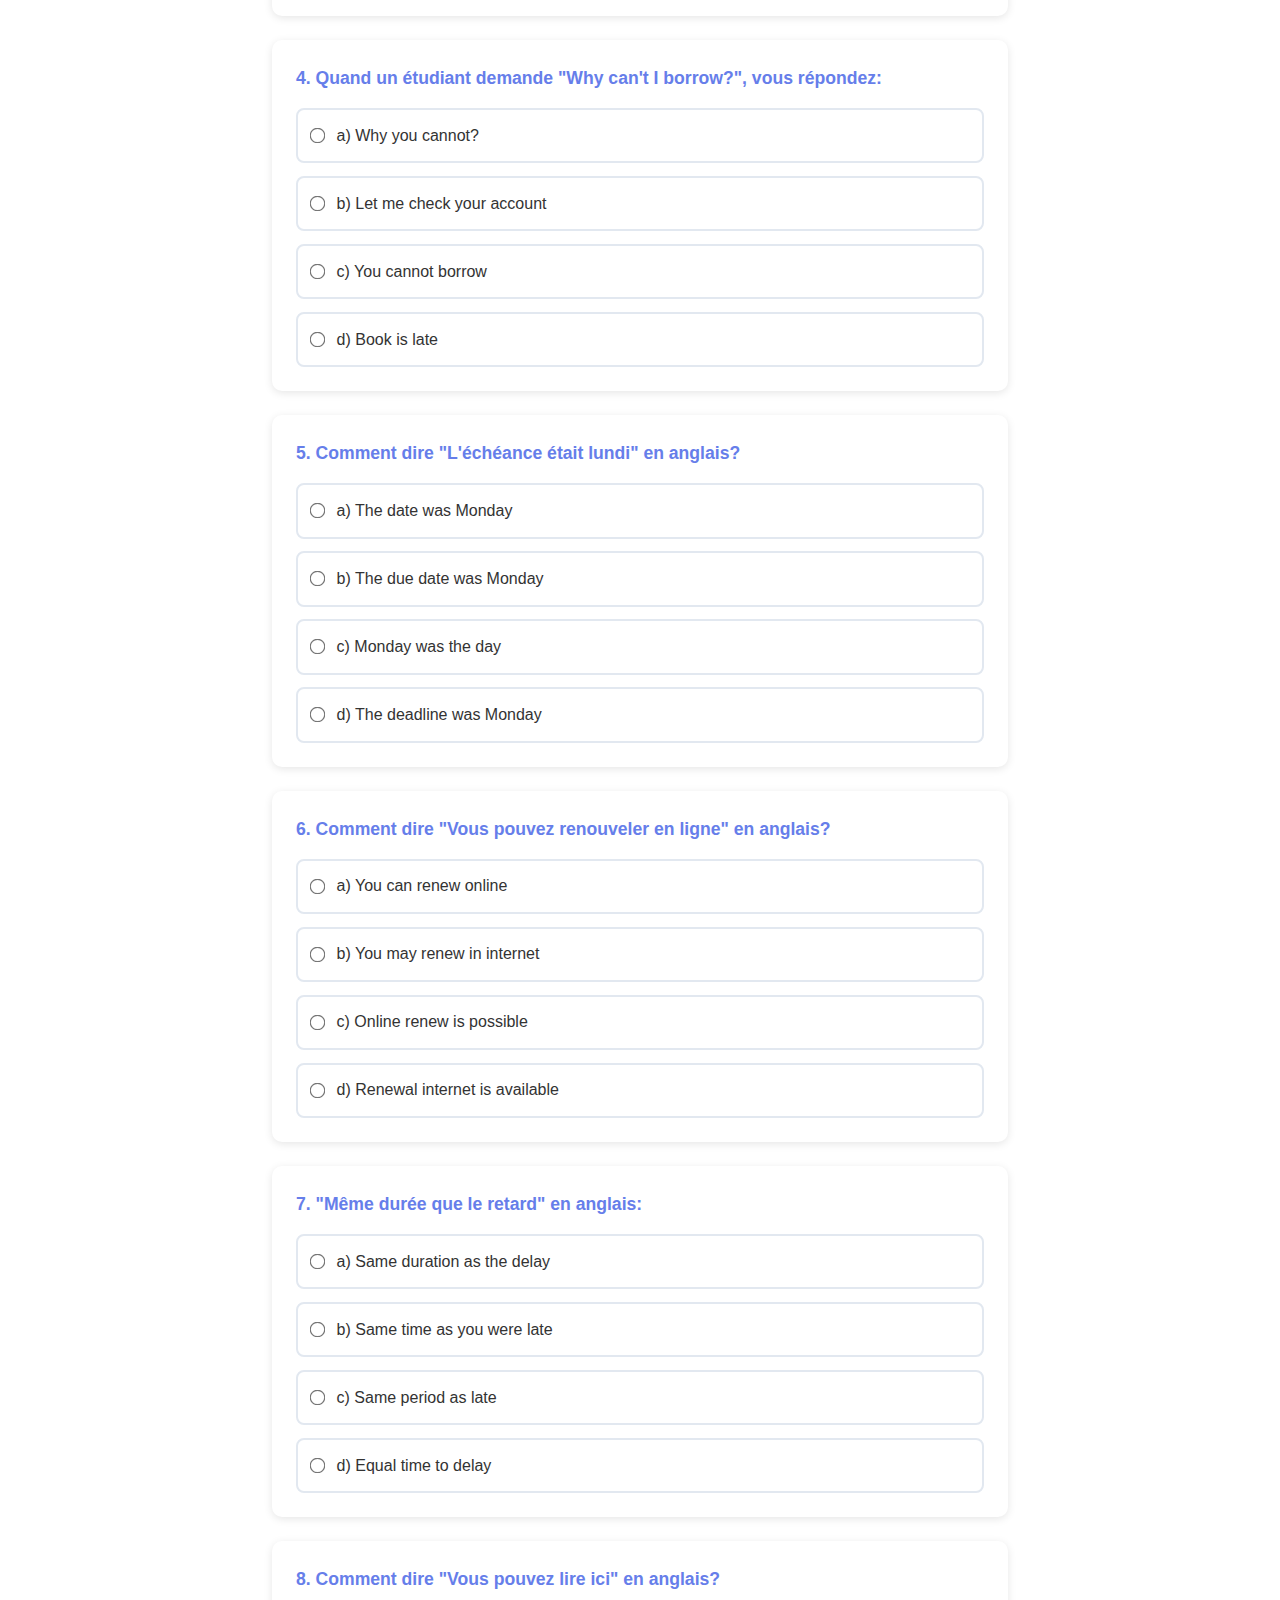
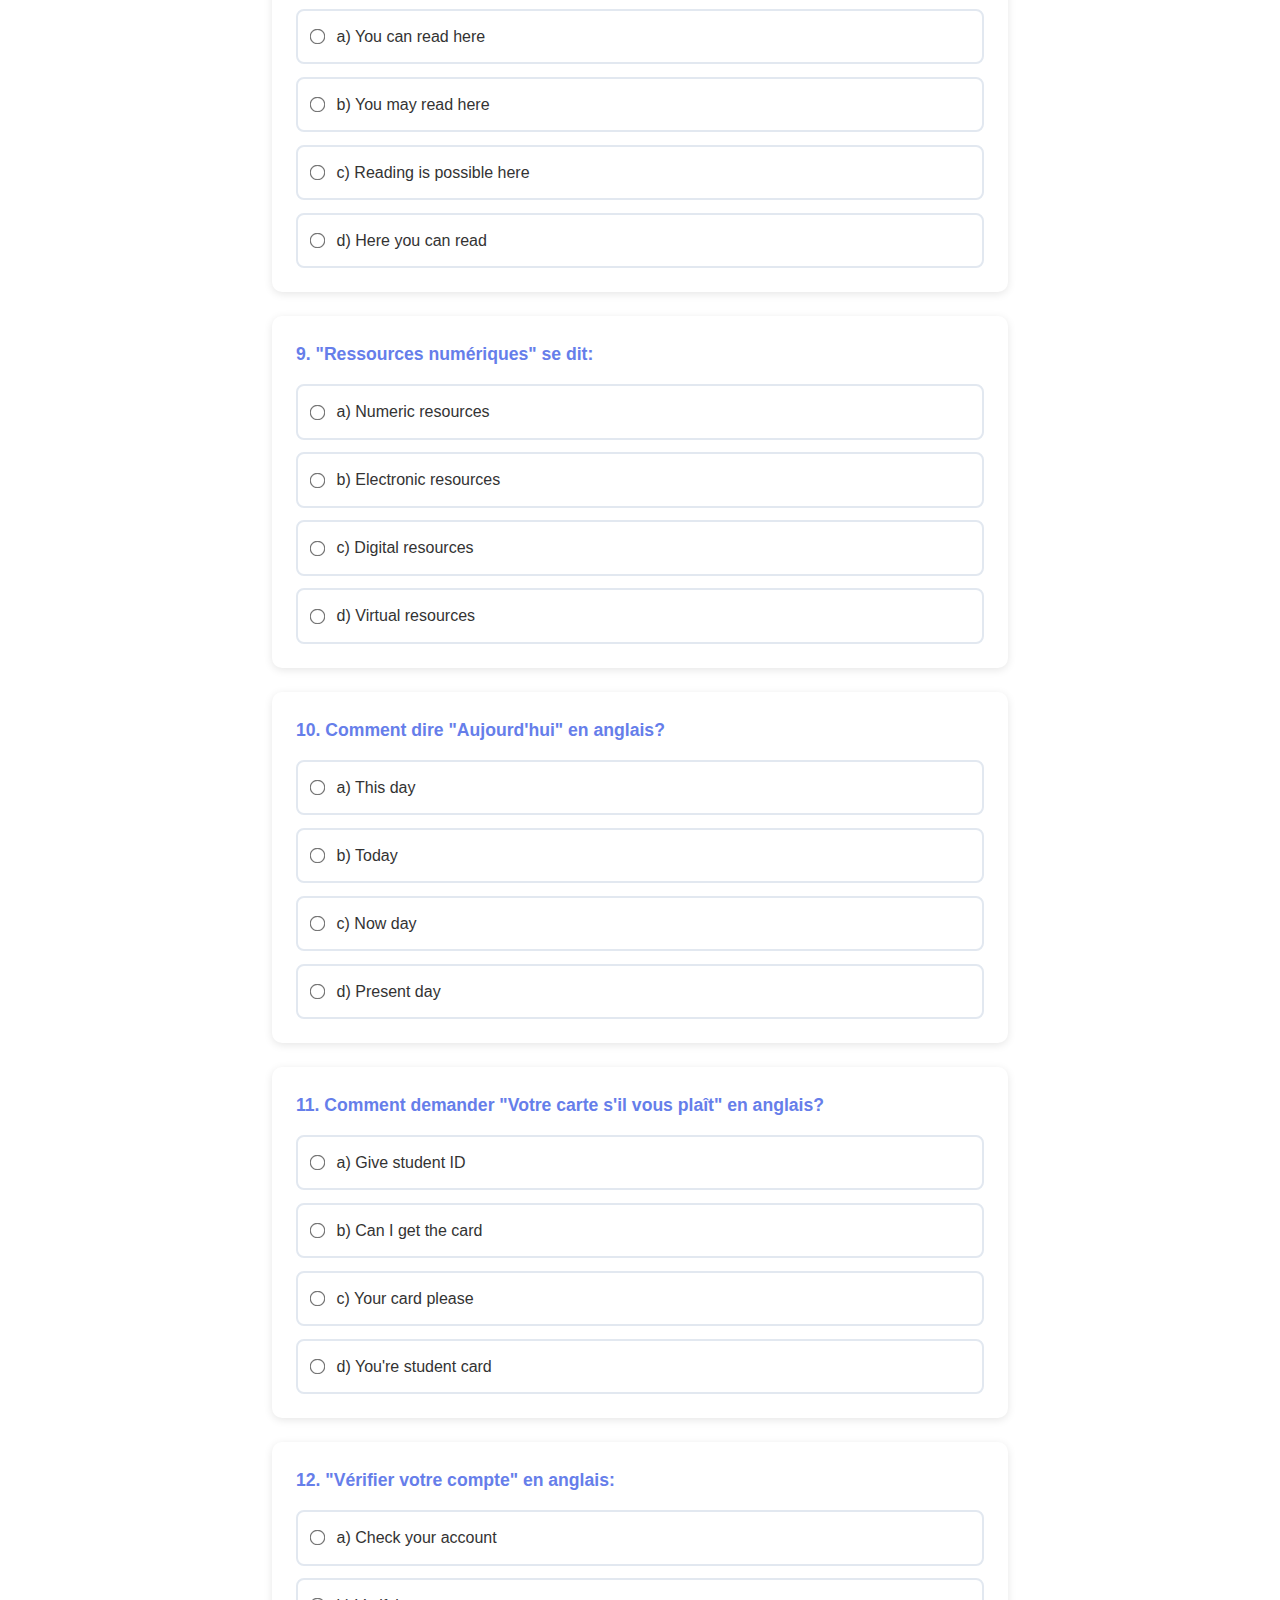
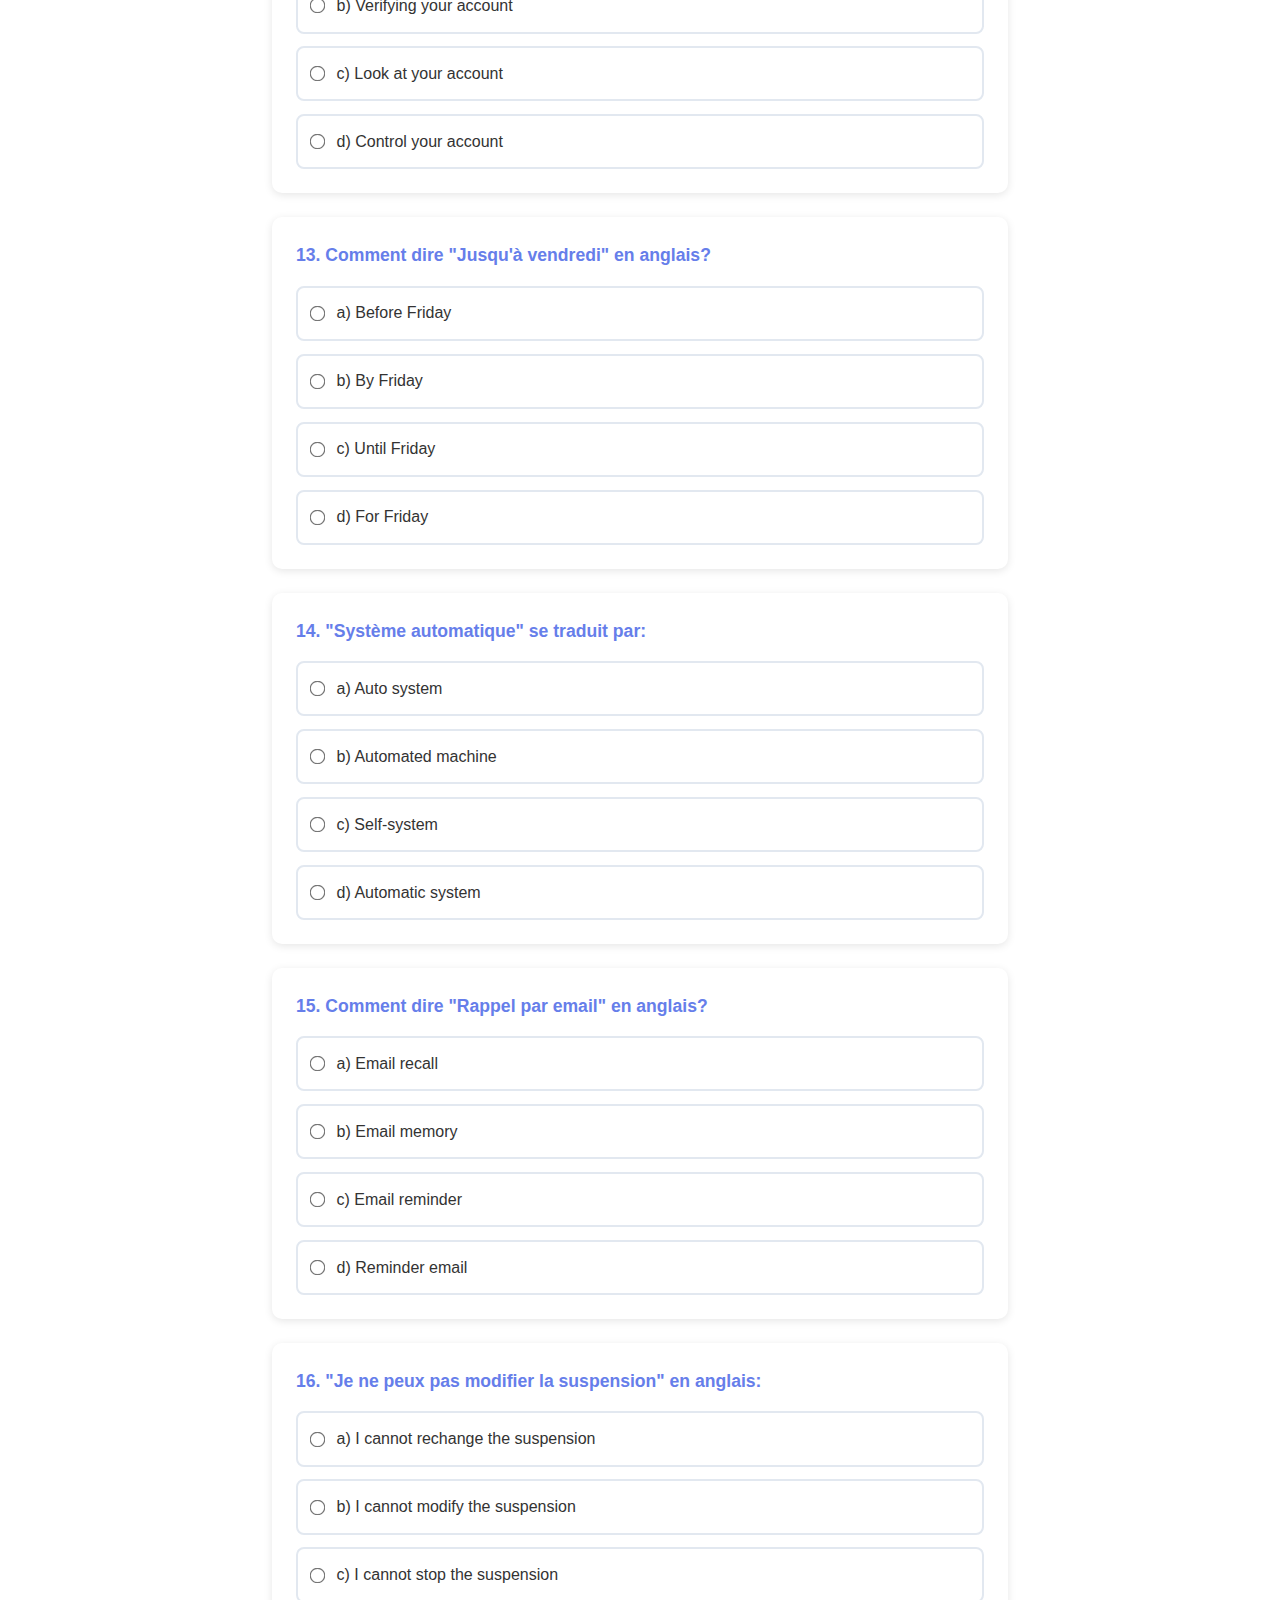
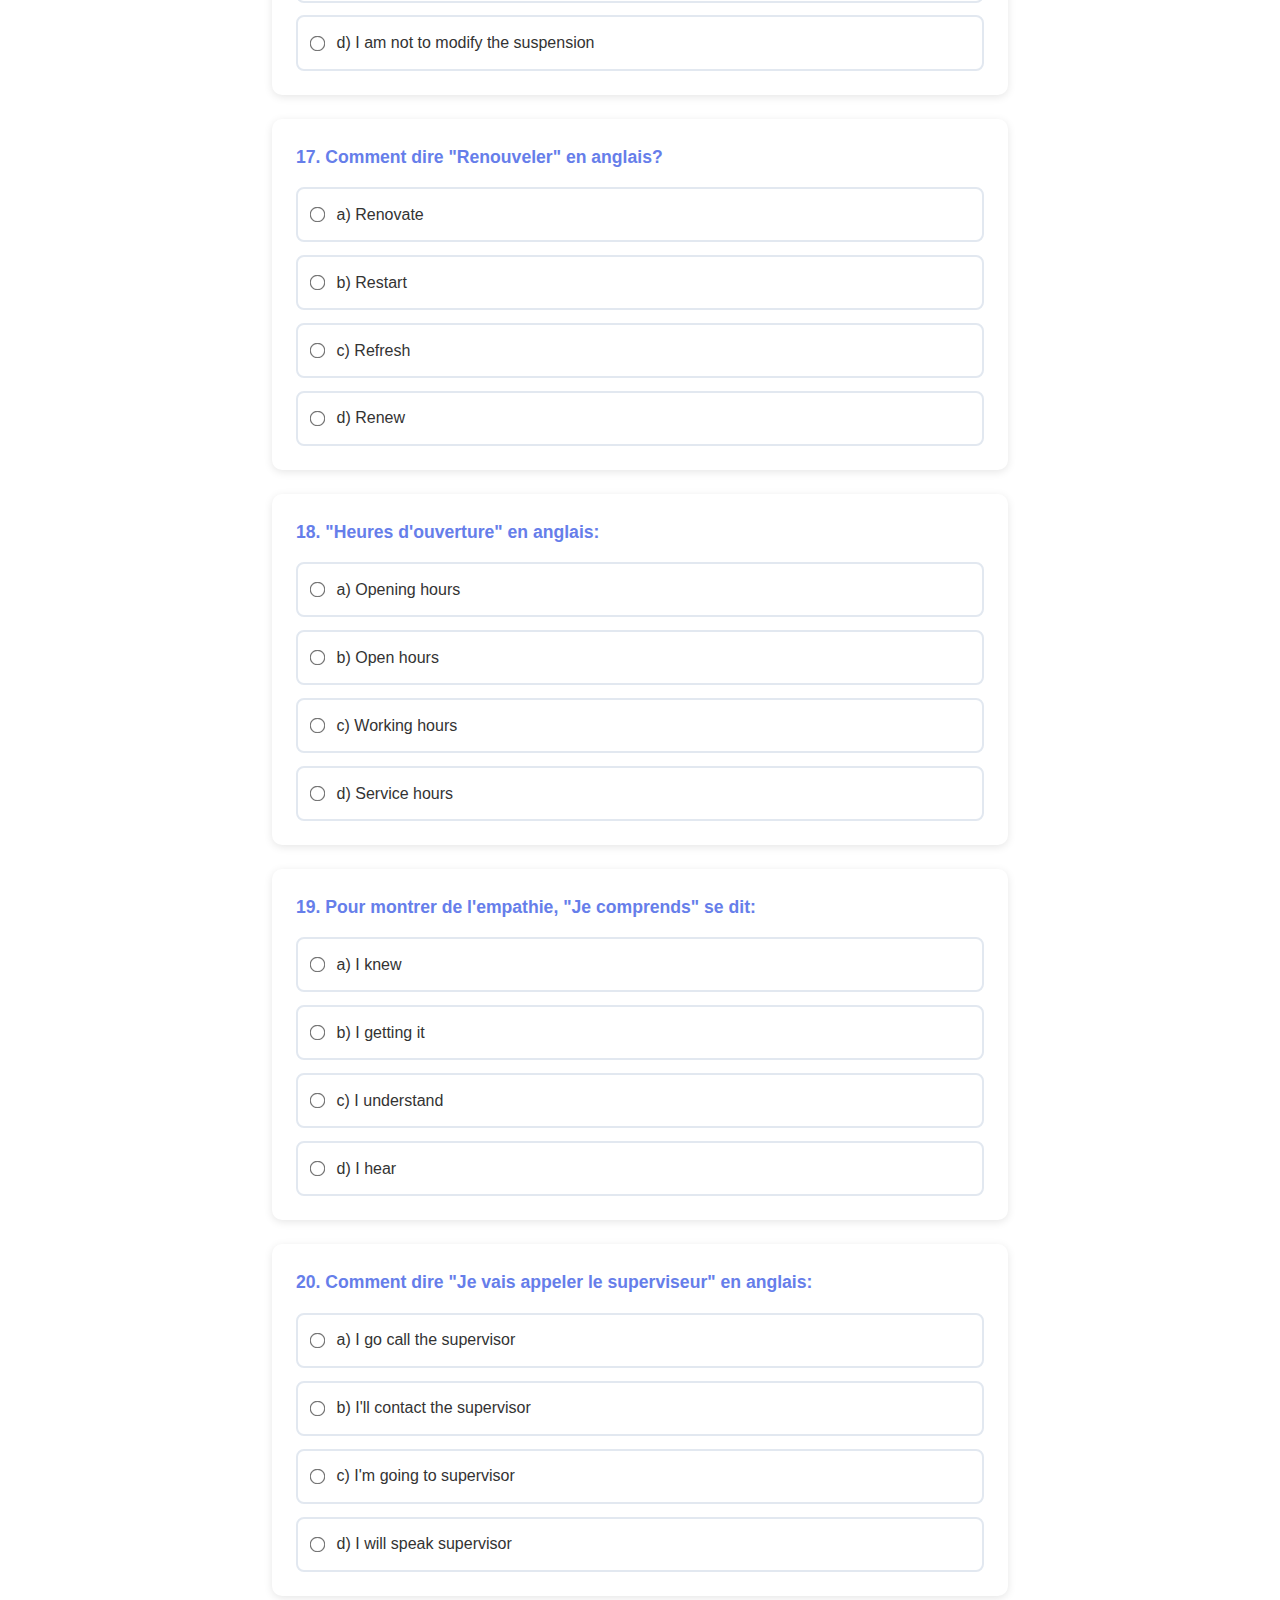
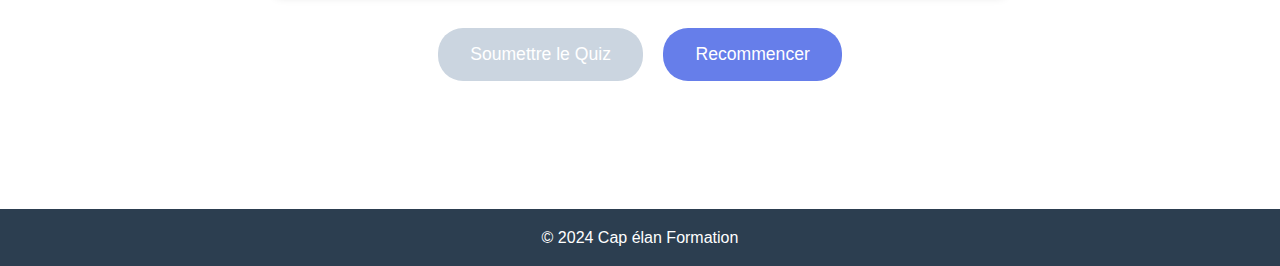
<file: day1-quiz.html>
<!DOCTYPE html>
<html lang="en">
<head>
    <meta charset="UTF-8">
    <meta name="viewport" content="width=device-width, initial-scale=1.0">
    <title>Day 1 QCM - Face-to-Face Communication</title>
    <link rel="stylesheet" href="css/style.css">
    <style>
        .quiz-container {
            max-width: 800px;
            margin: 0 auto;
            padding: 2rem;
        }
        
        .student-info {
            background: #f0f8ff;
            padding: 1.5rem;
            border-radius: 10px;
            margin-bottom: 2rem;
        }
        
        .student-info input {
            width: 100%;
            padding: 0.8rem;
            border: 1px solid #ddd;
            border-radius: 5px;
            font-size: 1rem;
            margin-top: 0.5rem;
        }
        
        .question {
            background: white;
            padding: 1.5rem;
            margin-bottom: 1.5rem;
            border-radius: 10px;
            box-shadow: 0 2px 8px rgba(0,0,0,0.1);
        }
        
        .question h3 {
            color: #667eea;
            margin-bottom: 1rem;
            font-size: 1.1rem;
        }
        
        .options {
            display: grid;
            gap: 0.8rem;
            margin-top: 1rem;
        }
        
        .option {
            display: flex;
            align-items: center;
            padding: 0.8rem;
            border: 2px solid #e2e8f0;
            border-radius: 8px;
            cursor: pointer;
            transition: all 0.3s ease;
        }
        
        .option:hover {
            border-color: #667eea;
            background: #f8fafc;
        }
        
        .option.selected {
            border-color: #667eea;
            background: #e6f2ff;
        }
        
        .option.correct {
            border-color: #10b981;
            background: #ecfdf5;
        }
        
        .option.incorrect {
            border-color: #ef4444;
            background: #fef2f2;
        }
        
        .option input[type="radio"] {
            margin-right: 0.8rem;
            transform: scale(1.2);
        }
        
        .quiz-actions {
            text-align: center;
            margin: 2rem 0;
        }
        
        .quiz-btn {
            background: #667eea;
            color: white;
            border: none;
            padding: 1rem 2rem;
            border-radius: 25px;
            font-size: 1.1rem;
            cursor: pointer;
            transition: all 0.3s ease;
            margin: 0 0.5rem;
        }
        
        .quiz-btn:hover {
            background: #5a67d8;
            transform: translateY(-2px);
        }
        
        .quiz-btn:disabled {
            background: #cbd5e0;
            cursor: not-allowed;
            transform: none;
        }
        
        .progress-bar {
            background: #e2e8f0;
            border-radius: 10px;
            padding: 3px;
            margin-bottom: 2rem;
        }
        
        .progress-fill {
            background: linear-gradient(90deg, #667eea 0%, #764ba2 100%);
            height: 20px;
            border-radius: 8px;
            transition: width 0.3s ease;
            display: flex;
            align-items: center;
            justify-content: center;
            color: white;
            font-size: 0.9rem;
            font-weight: bold;
        }
        
        .results {
            display: none;
            background: linear-gradient(135deg, #667eea 0%, #764ba2 100%);
            color: white;
            padding: 2rem;
            border-radius: 15px;
            text-align: center;
        }
        
        .score-display {
            font-size: 3rem;
            font-weight: bold;
            margin: 1rem 0;
        }
        
        .grade {
            font-size: 1.5rem;
            margin: 1rem 0;
        }
        
        .results-actions {
            margin-top: 2rem;
        }
        
        .share-btn {
            background: rgba(255,255,255,0.2);
            color: white;
            border: 2px solid white;
            padding: 0.8rem 1.5rem;
            border-radius: 20px;
            cursor: pointer;
            margin: 0 0.5rem;
            transition: all 0.3s ease;
        }
        
        .share-btn:hover {
            background: white;
            color: #667eea;
        }

        .email-btn {
            background: #28a745;
            color: white;
            border: 2px solid #28a745;
        }

        .email-btn:hover {
            background: #218838;
            border-color: #218838;
        }

        /* Navigation Styles */
        header {
            background: linear-gradient(135deg, #667eea 0%, #764ba2 100%);
            padding: 1rem 0;
        }

        .nav-container {
            max-width: 1200px;
            margin: 0 auto;
            padding: 0 2rem;
            display: flex;
            justify-content: space-between;
            align-items: center;
        }

        .nav-container h1 {
            margin: 0;
            color: white;
            font-size: 1.8rem;
        }

        .nav-container ul {
            list-style: none;
            margin: 0;
            padding: 0;
            display: flex;
            gap: 1.5rem;
        }

        .nav-container a {
            color: white;
            text-decoration: none;
            padding: 0.5rem 1rem;
            border-radius: 20px;
            transition: all 0.3s ease;
        }

        .nav-container a:hover,
        .nav-container a.active {
            background: rgba(255, 255, 255, 0.2);
        }
    </style>
</head>
<body>
    <header>
        <nav>
            <div class="nav-container">
                <h1><a href="index.html" style="color: white; text-decoration: none;">UCA Library Training</a></h1>
                <ul>
                    <li><a href="index.html">Home</a></li>
                    <li><a href="day1-vocabulary.html">Day 1 Vocabulary</a></li>
                    <li><a href="day2-vocabulary.html">Day 2 Vocabulary</a></li>
                    <li><a href="day1-flashcards.html">Day 1 Flashcards</a></li>
                    <li><a href="day2-flashcards.html">Day 2 Flashcards</a></li>
                    <li><a href="grammar-flashcards.html">Grammar Flashcards</a></li>
                    <li><a href="activities.html">Classroom Activities</a></li>
                    <li><a href="day1-quiz.html" class="active">Day 1 Quiz</a></li>
                    <li><a href="day2-quiz.html">Day 2 Quiz</a></li>
                </ul>
            </div>
        </nav>
    </header>

    <main>
        <div class="quiz-container">
            <h1>Day 1 QCM - Communication en face à face</h1>
            <p><strong>Instructions:</strong> Choisissez la bonne réponse en anglais (20 questions - 1 point chacune)</p>
            
            <div class="student-info">
                <label for="student-name"><strong>Nom de l'étudiant:</strong></label>
                <input type="text" id="student-name" placeholder="Entrez votre nom complet" required>
            </div>
            
            <div class="progress-bar">
                <div class="progress-fill" id="progress-fill" style="width: 0%;">0/20</div>
            </div>
            
            <div id="quiz-questions">
                <!-- Question 1 -->
                <div class="question">
                    <h3>1. Comment dit-on "retard" en anglais?</h3>
                    <div class="options">
                        <label class="option">
                            <input type="radio" name="q1" value="a"> a) Late return
                        </label>
                        <label class="option">
                            <input type="radio" name="q1" value="b"> b) Delay
                        </label>
                        <label class="option">
                            <input type="radio" name="q1" value="c"> c) Behind time
                        </label>
                        <label class="option">
                            <input type="radio" name="q1" value="d"> d) Slow return
                        </label>
                    </div>
                </div>

                <!-- Question 2 -->
                <div class="question">
                    <h3>2. Comment dire "Vous avez une suspension" en anglais?</h3>
                    <div class="options">
                        <label class="option">
                            <input type="radio" name="q2" value="a"> a) You're are suspended
                        </label>
                        <label class="option">
                            <input type="radio" name="q2" value="b"> b) You have a suspension
                        </label>
                        <label class="option">
                            <input type="radio" name="q2" value="c"> c) You're account is cancelled
                        </label>
                        <label class="option">
                            <input type="radio" name="q2" value="d"> d) You got cancelled
                        </label>
                    </div>
                </div>

                <!-- Question 3 -->
                <div class="question">
                    <h3>3. "Privilèges d'emprunt" en anglais c'est:</h3>
                    <div class="options">
                        <label class="option">
                            <input type="radio" name="q3" value="a"> a) Lending privileges
                        </label>
                        <label class="option">
                            <input type="radio" name="q3" value="b"> b) Borrowing privileges
                        </label>
                        <label class="option">
                            <input type="radio" name="q3" value="c"> c) Library rights
                        </label>
                        <label class="option">
                            <input type="radio" name="q3" value="d"> d) Book privileges
                        </label>
                    </div>
                </div>

                <!-- Question 4 -->
                <div class="question">
                    <h3>4. Quand un étudiant demande "Why can't I borrow?", vous répondez:</h3>
                    <div class="options">
                        <label class="option">
                            <input type="radio" name="q4" value="a"> a) Why you cannot?
                        </label>
                        <label class="option">
                            <input type="radio" name="q4" value="b"> b) Let me check your account
                        </label>
                        <label class="option">
                            <input type="radio" name="q4" value="c"> c) You cannot borrow
                        </label>
                        <label class="option">
                            <input type="radio" name="q4" value="d"> d) Book is late
                        </label>
                    </div>
                </div>

                <!-- Question 5 -->
                <div class="question">
                    <h3>5. Comment dire "L'échéance était lundi" en anglais?</h3>
                    <div class="options">
                        <label class="option">
                            <input type="radio" name="q5" value="a"> a) The date was Monday
                        </label>
                        <label class="option">
                            <input type="radio" name="q5" value="b"> b) The due date was Monday
                        </label>
                        <label class="option">
                            <input type="radio" name="q5" value="c"> c) Monday was the day
                        </label>
                        <label class="option">
                            <input type="radio" name="q5" value="d"> d) The deadline was Monday
                        </label>
                    </div>
                </div>

                <!-- Question 6 -->
                <div class="question">
                    <h3>6. Comment dire "Vous pouvez renouveler en ligne" en anglais?</h3>
                    <div class="options">
                        <label class="option">
                            <input type="radio" name="q6" value="a"> a) You can renew online
                        </label>
                        <label class="option">
                            <input type="radio" name="q6" value="b"> b) You may renew in internet
                        </label>
                        <label class="option">
                            <input type="radio" name="q6" value="c"> c) Online renew is possible
                        </label>
                        <label class="option">
                            <input type="radio" name="q6" value="d"> d) Renewal internet is available
                        </label>
                    </div>
                </div>

                <!-- Question 7 -->
                <div class="question">
                    <h3>7. "Même durée que le retard" en anglais:</h3>
                    <div class="options">
                        <label class="option">
                            <input type="radio" name="q7" value="a"> a) Same duration as the delay
                        </label>
                        <label class="option">
                            <input type="radio" name="q7" value="b"> b) Same time as you were late
                        </label>
                        <label class="option">
                            <input type="radio" name="q7" value="c"> c) Same period as late
                        </label>
                        <label class="option">
                            <input type="radio" name="q7" value="d"> d) Equal time to delay
                        </label>
                    </div>
                </div>

                <!-- Question 8 -->
                <div class="question">
                    <h3>8. Comment dire "Vous pouvez lire ici" en anglais?</h3>
                    <div class="options">
                        <label class="option">
                            <input type="radio" name="q8" value="a"> a) You can read here
                        </label>
                        <label class="option">
                            <input type="radio" name="q8" value="b"> b) You may read here
                        </label>
                        <label class="option">
                            <input type="radio" name="q8" value="c"> c) Reading is possible here
                        </label>
                        <label class="option">
                            <input type="radio" name="q8" value="d"> d) Here you can read
                        </label>
                    </div>
                </div>

                <!-- Question 9 -->
                <div class="question">
                    <h3>9. "Ressources numériques" se dit:</h3>
                    <div class="options">
                        <label class="option">
                            <input type="radio" name="q9" value="a"> a) Numeric resources
                        </label>
                        <label class="option">
                            <input type="radio" name="q9" value="b"> b) Electronic resources
                        </label>
                        <label class="option">
                            <input type="radio" name="q9" value="c"> c) Digital resources
                        </label>
                        <label class="option">
                            <input type="radio" name="q9" value="d"> d) Virtual resources
                        </label>
                    </div>
                </div>

                <!-- Question 10 -->
                <div class="question">
                    <h3>10. Comment dire "Aujourd'hui" en anglais?</h3>
                    <div class="options">
                        <label class="option">
                            <input type="radio" name="q10" value="a"> a) This day
                        </label>
                        <label class="option">
                            <input type="radio" name="q10" value="b"> b) Today
                        </label>
                        <label class="option">
                            <input type="radio" name="q10" value="c"> c) Now day
                        </label>
                        <label class="option">
                            <input type="radio" name="q10" value="d"> d) Present day
                        </label>
                    </div>
                </div>

                <!-- Question 11 -->
                <div class="question">
                    <h3>11. Comment demander "Votre carte s'il vous plaît" en anglais?</h3>
                    <div class="options">
                        <label class="option">
                            <input type="radio" name="q11" value="a"> a) Give student ID
                        </label>
                        <label class="option">
                            <input type="radio" name="q11" value="b"> b) Can I get the card
                        </label>
                        <label class="option">
                            <input type="radio" name="q11" value="c"> c) Your card please
                        </label>
                        <label class="option">
                            <input type="radio" name="q11" value="d"> d) You're student card
                        </label>
                    </div>
                </div>

                <!-- Question 12 -->
                <div class="question">
                    <h3>12. "Vérifier votre compte" en anglais:</h3>
                    <div class="options">
                        <label class="option">
                            <input type="radio" name="q12" value="a"> a) Check your account
                        </label>
                        <label class="option">
                            <input type="radio" name="q12" value="b"> b) Verifying your account
                        </label>
                        <label class="option">
                            <input type="radio" name="q12" value="c"> c) Look at your account
                        </label>
                        <label class="option">
                            <input type="radio" name="q12" value="d"> d) Control your account
                        </label>
                    </div>
                </div>

                <!-- Question 13 -->
                <div class="question">
                    <h3>13. Comment dire "Jusqu'à vendredi" en anglais?</h3>
                    <div class="options">
                        <label class="option">
                            <input type="radio" name="q13" value="a"> a) Before Friday
                        </label>
                        <label class="option">
                            <input type="radio" name="q13" value="b"> b) By Friday
                        </label>
                        <label class="option">
                            <input type="radio" name="q13" value="c"> c) Until Friday
                        </label>
                        <label class="option">
                            <input type="radio" name="q13" value="d"> d) For Friday
                        </label>
                    </div>
                </div>

                <!-- Question 14 -->
                <div class="question">
                    <h3>14. "Système automatique" se traduit par:</h3>
                    <div class="options">
                        <label class="option">
                            <input type="radio" name="q14" value="a"> a) Auto system
                        </label>
                        <label class="option">
                            <input type="radio" name="q14" value="b"> b) Automated machine
                        </label>
                        <label class="option">
                            <input type="radio" name="q14" value="c"> c) Self-system
                        </label>
                        <label class="option">
                            <input type="radio" name="q14" value="d"> d) Automatic system
                        </label>
                    </div>
                </div>

                <!-- Question 15 -->
                <div class="question">
                    <h3>15. Comment dire "Rappel par email" en anglais?</h3>
                    <div class="options">
                        <label class="option">
                            <input type="radio" name="q15" value="a"> a) Email recall
                        </label>
                        <label class="option">
                            <input type="radio" name="q15" value="b"> b) Email memory
                        </label>
                        <label class="option">
                            <input type="radio" name="q15" value="c"> c) Email reminder
                        </label>
                        <label class="option">
                            <input type="radio" name="q15" value="d"> d) Reminder email
                        </label>
                    </div>
                </div>

                <!-- Question 16 -->
                <div class="question">
                    <h3>16. "Je ne peux pas modifier la suspension" en anglais:</h3>
                    <div class="options">
                        <label class="option">
                            <input type="radio" name="q16" value="a"> a) I cannot rechange the suspension
                        </label>
                        <label class="option">
                            <input type="radio" name="q16" value="b"> b) I cannot modify the suspension
                        </label>
                        <label class="option">
                            <input type="radio" name="q16" value="c"> c) I cannot stop the suspension
                        </label>
                        <label class="option">
                            <input type="radio" name="q16" value="d"> d) I am not to modify the suspension
                        </label>
                    </div>
                </div>

                <!-- Question 17 -->
                <div class="question">
                    <h3>17. Comment dire "Renouveler" en anglais?</h3>
                    <div class="options">
                        <label class="option">
                            <input type="radio" name="q17" value="a"> a) Renovate
                        </label>
                        <label class="option">
                            <input type="radio" name="q17" value="b"> b) Restart
                        </label>
                        <label class="option">
                            <input type="radio" name="q17" value="c"> c) Refresh
                        </label>
                        <label class="option">
                            <input type="radio" name="q17" value="d"> d) Renew
                        </label>
                    </div>
                </div>

                <!-- Question 18 -->
                <div class="question">
                    <h3>18. "Heures d'ouverture" en anglais:</h3>
                    <div class="options">
                        <label class="option">
                            <input type="radio" name="q18" value="a"> a) Opening hours
                        </label>
                        <label class="option">
                            <input type="radio" name="q18" value="b"> b) Open hours
                        </label>
                        <label class="option">
                            <input type="radio" name="q18" value="c"> c) Working hours
                        </label>
                        <label class="option">
                            <input type="radio" name="q18" value="d"> d) Service hours
                        </label>
                    </div>
                </div>

                <!-- Question 19 -->
                <div class="question">
                    <h3>19. Pour montrer de l'empathie, "Je comprends" se dit:</h3>
                    <div class="options">
                        <label class="option">
                            <input type="radio" name="q19" value="a"> a) I knew
                        </label>
                        <label class="option">
                            <input type="radio" name="q19" value="b"> b) I getting it
                        </label>
                        <label class="option">
                            <input type="radio" name="q19" value="c"> c) I understand
                        </label>
                        <label class="option">
                            <input type="radio" name="q19" value="d"> d) I hear
                        </label>
                    </div>
                </div>

                <!-- Question 20 -->
                <div class="question">
                    <h3>20. Comment dire "Je vais appeler le superviseur" en anglais:</h3>
                    <div class="options">
                        <label class="option">
                            <input type="radio" name="q20" value="a"> a) I go call the supervisor
                        </label>
                        <label class="option">
                            <input type="radio" name="q20" value="b"> b) I'll contact the supervisor
                        </label>
                        <label class="option">
                            <input type="radio" name="q20" value="c"> c) I'm going to supervisor
                        </label>
                        <label class="option">
                            <input type="radio" name="q20" value="d"> d) I will speak supervisor
                        </label>
                    </div>
                </div>
            </div>
            
            <div class="quiz-actions">
                <button class="quiz-btn" id="submit-quiz" onclick="submitQuiz()" disabled>Soumettre le Quiz</button>
                <button class="quiz-btn" id="reset-quiz" onclick="resetQuiz()">Recommencer</button>
            </div>
            
            <div class="results" id="results">
                <h2>Résultats du Quiz</h2>
                <div class="score-display" id="score-display">0/20</div>
                <div class="grade" id="grade"></div>
                <p><strong>Étudiant:</strong> <span id="student-result"></span></p>
                <p><strong>Date:</strong> <span id="test-date"></span></p>
                <div class="results-actions">
                    <button class="share-btn" onclick="copyResults()">Copier les Résultats</button>
                    <button class="share-btn" onclick="printResults()">Imprimer</button>
                    <button class="share-btn email-btn" onclick="emailResults()">📧 Envoyer par Email</button>
                </div>
            </div>
        </div>
    </main>

    <footer>
        <p>&copy; 2024 Cap élan Formation</p>
    </footer>

    <script>
        // Updated answer key with randomized positions
        const correctAnswers = {
            q1: 'a', q2: 'b', q3: 'b', q4: 'b', q5: 'b',
            q6: 'a', q7: 'b', q8: 'a', q9: 'c', q10: 'b',
            q11: 'c', q12: 'a', q13: 'c', q14: 'd', q15: 'c',
            q16: 'b', q17: 'd', q18: 'a', q19: 'c', q20: 'b'
        };

        let answered = 0;

        // Track progress
        document.addEventListener('change', function(e) {
            if (e.target.type === 'radio') {
                updateProgress();
                updateSubmitButton();
                
                // Add visual feedback
                const option = e.target.closest('.option');
                const options = option.parentNode.querySelectorAll('.option');
                options.forEach(opt => opt.classList.remove('selected'));
                option.classList.add('selected');
            }
        });

        function updateProgress() {
            answered = 0;
            for (let i = 1; i <= 20; i++) {
                if (document.querySelector(`input[name="q${i}"]:checked`)) {
                    answered++;
                }
            }
            
            const progressFill = document.getElementById('progress-fill');
            const percentage = (answered / 20) * 100;
            progressFill.style.width = percentage + '%';
            progressFill.textContent = `${answered}/20`;
        }

        function updateSubmitButton() {
            const submitBtn = document.getElementById('submit-quiz');
            const studentName = document.getElementById('student-name').value.trim();
            submitBtn.disabled = !(answered === 20 && studentName);
        }

        // Update submit button when name is entered
        document.getElementById('student-name').addEventListener('input', updateSubmitButton);

        function submitQuiz() {
            const studentName = document.getElementById('student-name').value.trim();
            if (!studentName) {
                alert('Veuillez entrer votre nom avant de soumettre le quiz.');
                return;
            }

            let score = 0;
            const totalQuestions = 20;

            // Calculate score and show answers
            for (let i = 1; i <= totalQuestions; i++) {
                const selected = document.querySelector(`input[name="q${i}"]:checked`);
                const options = document.querySelectorAll(`input[name="q${i}"]`);
                
                options.forEach(option => {
                    const label = option.closest('.option');
                    if (option.value === correctAnswers[`q${i}`]) {
                        label.classList.add('correct');
                    } else if (option.checked) {
                        label.classList.add('incorrect');
                    }
                    option.disabled = true;
                });

                if (selected && selected.value === correctAnswers[`q${i}`]) {
                    score++;
                }
            }

            // Show results
            showResults(score, totalQuestions, studentName);
            
            // Disable submit button
            document.getElementById('submit-quiz').disabled = true;
        }

        function showResults(score, total, studentName) {
            const percentage = Math.round((score / total) * 100);
            let grade = '';
            
            if (percentage >= 90) grade = 'Excellent (A)';
            else if (percentage >= 80) grade = 'Très Bien (B)';
            else if (percentage >= 70) grade = 'Bien (C)';
            else if (percentage >= 60) grade = 'Passable (D)';
            else grade = 'Insuffisant (F)';

            document.getElementById('score-display').textContent = `${score}/${total}`;
            document.getElementById('grade').textContent = `${percentage}% - ${grade}`;
            document.getElementById('student-result').textContent = studentName;
            document.getElementById('test-date').textContent = new Date().toLocaleDateString('fr-FR');
            
            document.getElementById('results').style.display = 'block';
            document.getElementById('results').scrollIntoView({ behavior: 'smooth' });
        }

        function resetQuiz() {
            // Reset all radio buttons
            document.querySelectorAll('input[type="radio"]').forEach(input => {
                input.checked = false;
                input.disabled = false;
            });
            
            // Reset visual states
            document.querySelectorAll('.option').forEach(option => {
                option.classList.remove('selected', 'correct', 'incorrect');
            });
            
            // Reset progress
            answered = 0;
            updateProgress();
            updateSubmitButton();
            
            // Reset name
            document.getElementById('student-name').value = '';
            
            // Hide results
            document.getElementById('results').style.display = 'none';
        }

        function copyResults() {
            const studentName = document.getElementById('student-result').textContent;
            const score = document.getElementById('score-display').textContent;
            const grade = document.getElementById('grade').textContent;
            const date = document.getElementById('test-date').textContent;
            
            const results = `QCM Day 1 - Face-to-Face Communication
Étudiant: ${studentName}
Score: ${score}
Note: ${grade}
Date: ${date}
UCA Library Training Program`;
            
            navigator.clipboard.writeText(results).then(() => {
                alert('Résultats copiés dans le presse-papiers!');
            });
        }

        function printResults() {
            window.print();
        }

        function emailResults() {
            const studentName = document.getElementById('student-result').textContent;
            const score = document.getElementById('score-display').textContent;
            const grade = document.getElementById('grade').textContent;
            const date = document.getElementById('test-date').textContent;
            
            const subject = encodeURIComponent('QCM Day 1 Results - ' + studentName);
            const body = encodeURIComponent(`QCM Day 1 - Face-to-Face Communication Results

Étudiant: ${studentName}
Score: ${score}
Note: ${grade}
Date: ${date}

UCA Library Training Program
Cap élan Formation

---
This result was automatically generated from the online quiz.`);
            
            const mailtoLink = `mailto:tingtip.team@gmail.com?subject=${subject}&body=${body}`;
            window.location.href = mailtoLink;
        }
    </script>
</body>
</html>
</file>
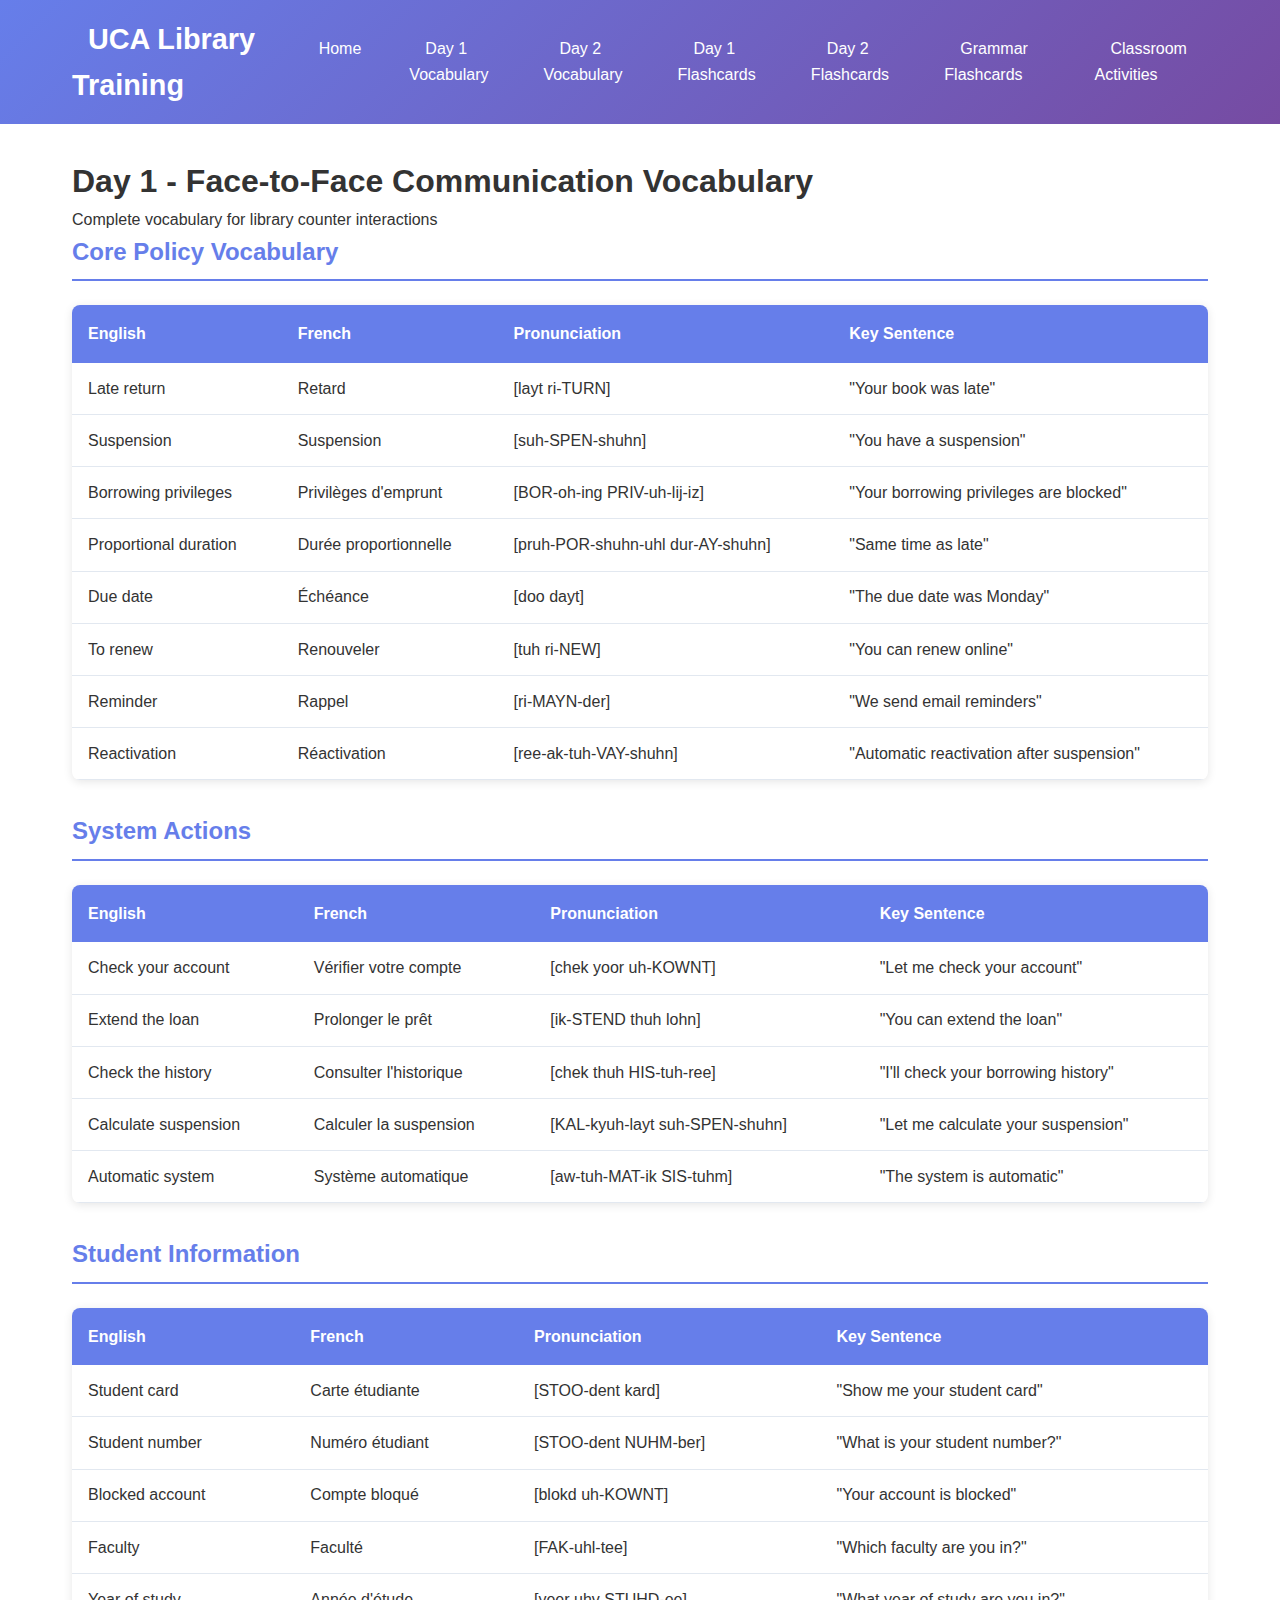
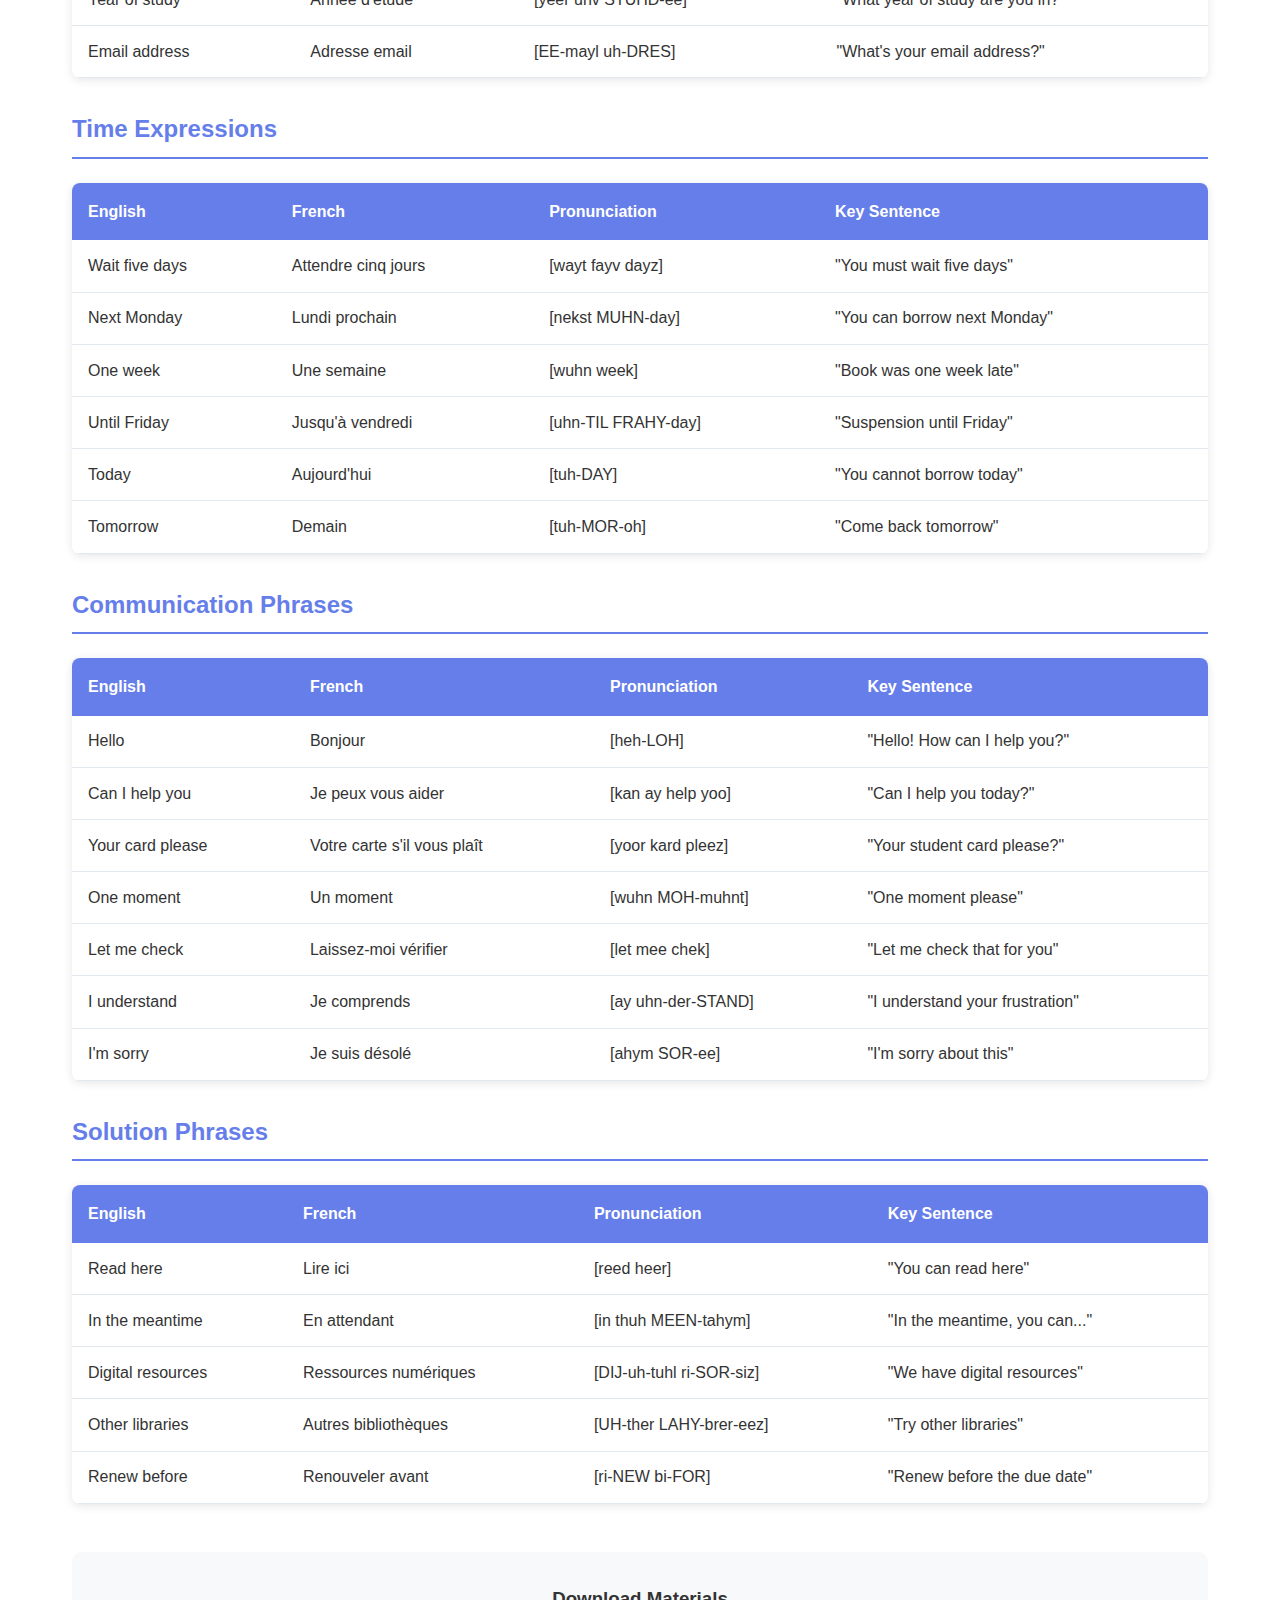
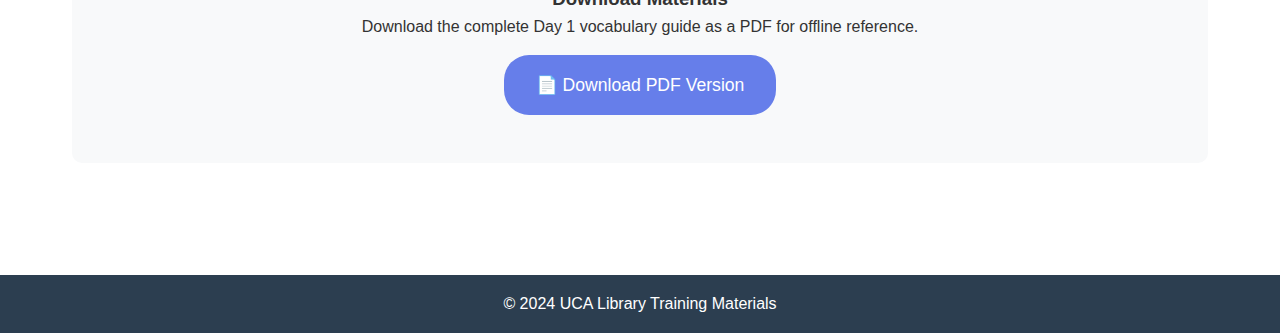
<file: day1-vocabulary.html>
<!DOCTYPE html>
<html lang="en">
<head>
    <meta charset="UTF-8">
    <meta name="viewport" content="width=device-width, initial-scale=1.0">
    <title>Day 1 Vocabulary - Face-to-Face Communication</title>
    <link rel="stylesheet" href="css/style.css">
</head>
<body>
    <header>
        <nav>
            <div class="nav-container">
                <h1><a href="index.html" style="color: white; text-decoration: none;">UCA Library Training</a></h1>
                <ul>
    <li><a href="index.html">Home</a></li>
    <li><a href="day1-vocabulary.html">Day 1 Vocabulary</a></li>
    <li><a href="day2-vocabulary.html">Day 2 Vocabulary</a></li>
    <li><a href="day1-flashcards.html">Day 1 Flashcards</a></li>
    <li><a href="day2-flashcards.html">Day 2 Flashcards</a></li>
    <li><a href="grammar-flashcards.html">Grammar Flashcards</a></li>
    <li><a href="activities.html">Classroom Activities</a></li>
                </ul>
            </div>
        </nav>
    </header>

    <main>
        <div class="vocab-container">
            <h1>Day 1 - Face-to-Face Communication Vocabulary</h1>
            <p>Complete vocabulary for library counter interactions</p>

            <div class="vocab-section">
                <h2>Core Policy Vocabulary</h2>
                <table class="vocab-table">
                    <thead>
                        <tr>
                            <th>English</th>
                            <th>French</th>
                            <th>Pronunciation</th>
                            <th>Key Sentence</th>
                        </tr>
                    </thead>
                    <tbody>
                        <tr>
                            <td>Late return</td>
                            <td>Retard</td>
                            <td>[layt ri-TURN]</td>
                            <td>"Your book was late"</td>
                        </tr>
                        <tr>
                            <td>Suspension</td>
                            <td>Suspension</td>
                            <td>[suh-SPEN-shuhn]</td>
                            <td>"You have a suspension"</td>
                        </tr>
                        <tr>
                            <td>Borrowing privileges</td>
                            <td>Privilèges d'emprunt</td>
                            <td>[BOR-oh-ing PRIV-uh-lij-iz]</td>
                            <td>"Your borrowing privileges are blocked"</td>
                        </tr>
                        <tr>
                            <td>Proportional duration</td>
                            <td>Durée proportionnelle</td>
                            <td>[pruh-POR-shuhn-uhl dur-AY-shuhn]</td>
                            <td>"Same time as late"</td>
                        </tr>
                        <tr>
                            <td>Due date</td>
                            <td>Échéance</td>
                            <td>[doo dayt]</td>
                            <td>"The due date was Monday"</td>
                        </tr>
                        <tr>
                            <td>To renew</td>
                            <td>Renouveler</td>
                            <td>[tuh ri-NEW]</td>
                            <td>"You can renew online"</td>
                        </tr>
                        <tr>
                            <td>Reminder</td>
                            <td>Rappel</td>
                            <td>[ri-MAYN-der]</td>
                            <td>"We send email reminders"</td>
                        </tr>
                        <tr>
                            <td>Reactivation</td>
                            <td>Réactivation</td>
                            <td>[ree-ak-tuh-VAY-shuhn]</td>
                            <td>"Automatic reactivation after suspension"</td>
                        </tr>
                    </tbody>
                </table>
            </div>

            <div class="vocab-section">
                <h2>System Actions</h2>
                <table class="vocab-table">
                    <thead>
                        <tr>
                            <th>English</th>
                            <th>French</th>
                            <th>Pronunciation</th>
                            <th>Key Sentence</th>
                        </tr>
                    </thead>
                    <tbody>
                        <tr>
                            <td>Check your account</td>
                            <td>Vérifier votre compte</td>
                            <td>[chek yoor uh-KOWNT]</td>
                            <td>"Let me check your account"</td>
                        </tr>
                        <tr>
                            <td>Extend the loan</td>
                            <td>Prolonger le prêt</td>
                            <td>[ik-STEND thuh lohn]</td>
                            <td>"You can extend the loan"</td>
                        </tr>
                        <tr>
                            <td>Check the history</td>
                            <td>Consulter l'historique</td>
                            <td>[chek thuh HIS-tuh-ree]</td>
                            <td>"I'll check your borrowing history"</td>
                        </tr>
                        <tr>
                            <td>Calculate suspension</td>
                            <td>Calculer la suspension</td>
                            <td>[KAL-kyuh-layt suh-SPEN-shuhn]</td>
                            <td>"Let me calculate your suspension"</td>
                        </tr>
                        <tr>
                            <td>Automatic system</td>
                            <td>Système automatique</td>
                            <td>[aw-tuh-MAT-ik SIS-tuhm]</td>
                            <td>"The system is automatic"</td>
                        </tr>
                    </tbody>
                </table>
            </div>

            <div class="vocab-section">
                <h2>Student Information</h2>
                <table class="vocab-table">
                    <thead>
                        <tr>
                            <th>English</th>
                            <th>French</th>
                            <th>Pronunciation</th>
                            <th>Key Sentence</th>
                        </tr>
                    </thead>
                    <tbody>
                        <tr>
                            <td>Student card</td>
                            <td>Carte étudiante</td>
                            <td>[STOO-dent kard]</td>
                            <td>"Show me your student card"</td>
                        </tr>
                        <tr>
                            <td>Student number</td>
                            <td>Numéro étudiant</td>
                            <td>[STOO-dent NUHM-ber]</td>
                            <td>"What is your student number?"</td>
                        </tr>
                        <tr>
                            <td>Blocked account</td>
                            <td>Compte bloqué</td>
                            <td>[blokd uh-KOWNT]</td>
                            <td>"Your account is blocked"</td>
                        </tr>
                        <tr>
                            <td>Faculty</td>
                            <td>Faculté</td>
                            <td>[FAK-uhl-tee]</td>
                            <td>"Which faculty are you in?"</td>
                        </tr>
                        <tr>
                            <td>Year of study</td>
                            <td>Année d'étude</td>
                            <td>[yeer uhv STUHD-ee]</td>
                            <td>"What year of study are you in?"</td>
                        </tr>
                        <tr>
                            <td>Email address</td>
                            <td>Adresse email</td>
                            <td>[EE-mayl uh-DRES]</td>
                            <td>"What's your email address?"</td>
                        </tr>
                    </tbody>
                </table>
            </div>

            <div class="vocab-section">
                <h2>Time Expressions</h2>
                <table class="vocab-table">
                    <thead>
                        <tr>
                            <th>English</th>
                            <th>French</th>
                            <th>Pronunciation</th>
                            <th>Key Sentence</th>
                        </tr>
                    </thead>
                    <tbody>
                        <tr>
                            <td>Wait five days</td>
                            <td>Attendre cinq jours</td>
                            <td>[wayt fayv dayz]</td>
                            <td>"You must wait five days"</td>
                        </tr>
                        <tr>
                            <td>Next Monday</td>
                            <td>Lundi prochain</td>
                            <td>[nekst MUHN-day]</td>
                            <td>"You can borrow next Monday"</td>
                        </tr>
                        <tr>
                            <td>One week</td>
                            <td>Une semaine</td>
                            <td>[wuhn week]</td>
                            <td>"Book was one week late"</td>
                        </tr>
                        <tr>
                            <td>Until Friday</td>
                            <td>Jusqu'à vendredi</td>
                            <td>[uhn-TIL FRAHY-day]</td>
                            <td>"Suspension until Friday"</td>
                        </tr>
                        <tr>
                            <td>Today</td>
                            <td>Aujourd'hui</td>
                            <td>[tuh-DAY]</td>
                            <td>"You cannot borrow today"</td>
                        </tr>
                        <tr>
                            <td>Tomorrow</td>
                            <td>Demain</td>
                            <td>[tuh-MOR-oh]</td>
                            <td>"Come back tomorrow"</td>
                        </tr>
                    </tbody>
                </table>
            </div>

            <div class="vocab-section">
                <h2>Communication Phrases</h2>
                <table class="vocab-table">
                    <thead>
                        <tr>
                            <th>English</th>
                            <th>French</th>
                            <th>Pronunciation</th>
                            <th>Key Sentence</th>
                        </tr>
                    </thead>
                    <tbody>
                        <tr>
                            <td>Hello</td>
                            <td>Bonjour</td>
                            <td>[heh-LOH]</td>
                            <td>"Hello! How can I help you?"</td>
                        </tr>
                        <tr>
                            <td>Can I help you</td>
                            <td>Je peux vous aider</td>
                            <td>[kan ay help yoo]</td>
                            <td>"Can I help you today?"</td>
                        </tr>
                        <tr>
                            <td>Your card please</td>
                            <td>Votre carte s'il vous plaît</td>
                            <td>[yoor kard pleez]</td>
                            <td>"Your student card please?"</td>
                        </tr>
                        <tr>
                            <td>One moment</td>
                            <td>Un moment</td>
                            <td>[wuhn MOH-muhnt]</td>
                            <td>"One moment please"</td>
                        </tr>
                        <tr>
                            <td>Let me check</td>
                            <td>Laissez-moi vérifier</td>
                            <td>[let mee chek]</td>
                            <td>"Let me check that for you"</td>
                        </tr>
                        <tr>
                            <td>I understand</td>
                            <td>Je comprends</td>
                            <td>[ay uhn-der-STAND]</td>
                            <td>"I understand your frustration"</td>
                        </tr>
                        <tr>
                            <td>I'm sorry</td>
                            <td>Je suis désolé</td>
                            <td>[ahym SOR-ee]</td>
                            <td>"I'm sorry about this"</td>
                        </tr>
                    </tbody>
                </table>
            </div>

            <div class="vocab-section">
                <h2>Solution Phrases</h2>
                <table class="vocab-table">
                    <thead>
                        <tr>
                            <th>English</th>
                            <th>French</th>
                            <th>Pronunciation</th>
                            <th>Key Sentence</th>
                        </tr>
                    </thead>
                    <tbody>
                        <tr>
                            <td>Read here</td>
                            <td>Lire ici</td>
                            <td>[reed heer]</td>
                            <td>"You can read here"</td>
                        </tr>
                        <tr>
                            <td>In the meantime</td>
                            <td>En attendant</td>
                            <td>[in thuh MEEN-tahym]</td>
                            <td>"In the meantime, you can..."</td>
                        </tr>
                        <tr>
                            <td>Digital resources</td>
                            <td>Ressources numériques</td>
                            <td>[DIJ-uh-tuhl ri-SOR-siz]</td>
                            <td>"We have digital resources"</td>
                        </tr>
                        <tr>
                            <td>Other libraries</td>
                            <td>Autres bibliothèques</td>
                            <td>[UH-ther LAHY-brer-eez]</td>
                            <td>"Try other libraries"</td>
                        </tr>
                        <tr>
                            <td>Renew before</td>
                            <td>Renouveler avant</td>
                            <td>[ri-NEW bi-FOR]</td>
                            <td>"Renew before the due date"</td>
                        </tr>
                    </tbody>
                </table>
            </div>

            <div class="download-section" style="margin: 3rem 0; text-align: center; padding: 2rem; background: #f8f9fa; border-radius: 10px;">
                <h3>Download Materials</h3>
                <p>Download the complete Day 1 vocabulary guide as a PDF for offline reference.</p>
                <a href="Day 1 - Face-to-Face Communication - Complete Vocabulary Guide.pdf" class="btn" download style="background: #667eea; color: white; padding: 1rem 2rem; text-decoration: none; border-radius: 25px; font-size: 1.1rem; display: inline-block; margin: 1rem;">
                    📄 Download PDF Version
                </a>
            </div>
        </div>
    </main>

    <footer>
        <p>&copy; 2024 UCA Library Training Materials</p>
    </footer>
</body>
</html>
</file>
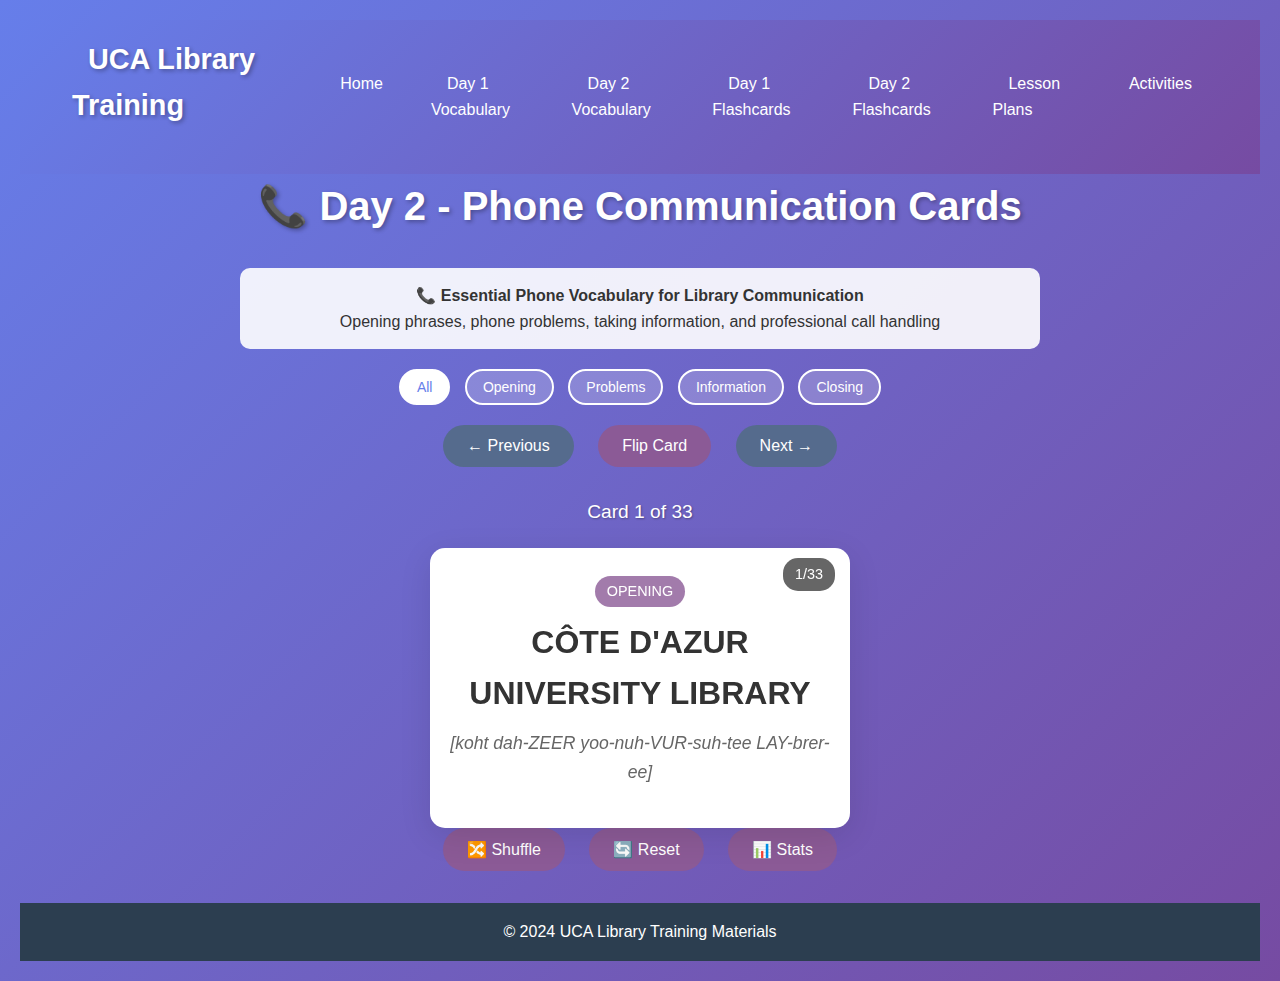
<file: day2-flashcards.html>
<!DOCTYPE html>
<html lang="en">
<head>
    <meta charset="UTF-8">
    <meta name="viewport" content="width=device-width, initial-scale=1.0">
    <title>Day 2 Flashcards - Phone Communication</title>
    <link rel="stylesheet" href="css/style.css">
    <style>
        body {
            font-family: Arial, sans-serif;
            background: linear-gradient(135deg, #667eea 0%, #764ba2 100%);
            margin: 0;
            padding: 20px;
            min-height: 100vh;
        }
        
        .container {
            max-width: 800px;
            margin: 0 auto;
            text-align: center;
        }
        
        h1 {
            color: white;
            margin-bottom: 30px;
            font-size: 2.5em;
            text-shadow: 2px 2px 4px rgba(0,0,0,0.3);
        }
        
        .controls {
            margin-bottom: 30px;
        }
        
        .btn {
            background: #8b5a96;
            color: white;
            border: none;
            padding: 12px 24px;
            margin: 0 10px;
            border-radius: 25px;
            cursor: pointer;
            font-size: 16px;
            transition: all 0.3s ease;
        }
        
        .btn:hover {
            background: #6d4570;
            transform: translateY(-2px);
        }
        
        .btn.secondary {
            background: #556b8d;
        }
        
        .btn.secondary:hover {
            background: #425171;
        }
        
        .flashcard-container {
            perspective: 1000px;
            margin: 0 auto;
            width: 420px;
            height: 280px;
        }
        
        .flashcard {
            position: relative;
            width: 100%;
            height: 100%;
            text-align: center;
            transition: transform 0.6s;
            transform-style: preserve-3d;
            cursor: pointer;
        }
        
        .flashcard.flipped {
            transform: rotateY(180deg);
        }
        
        .flashcard-front, .flashcard-back {
            position: absolute;
            width: 100%;
            height: 100%;
            backface-visibility: hidden;
            border-radius: 15px;
            display: flex;
            flex-direction: column;
            justify-content: center;
            align-items: center;
            padding: 20px;
            box-sizing: border-box;
            box-shadow: 0 8px 32px rgba(0,0,0,0.1);
        }
        
        .flashcard-front {
            background: white;
            color: #333;
        }
        
        .flashcard-back {
            background: #2c5aa0;
            color: white;
            transform: rotateY(180deg);
        }
        
        .word {
            font-size: 2em;
            font-weight: bold;
            margin-bottom: 10px;
            text-align: center;
        }
        
        .pronunciation {
            font-size: 1.1em;
            color: #666;
            font-style: italic;
            margin-bottom: 15px;
        }
        
        .back .pronunciation {
            color: #bdc3c7;
        }
        
        .sentence {
            font-size: 1em;
            margin: 8px 0;
            padding: 8px;
            background: rgba(255,255,255,0.1);
            border-radius: 8px;
            border-left: 4px solid #8b5a96;
            text-align: center;
        }
        
        .french-word {
            font-size: 1.8em;
            font-weight: bold;
            margin-bottom: 15px;
            color: #ecf0f1;
            text-align: center;
        }
        
        .category {
            font-size: 0.9em;
            background: rgba(139,90,150,0.8);
            color: white;
            padding: 4px 12px;
            border-radius: 20px;
            margin-bottom: 10px;
        }
        
        .progress {
            margin: 20px 0;
            color: white;
            font-size: 1.2em;
            text-shadow: 1px 1px 2px rgba(0,0,0,0.3);
        }
        
        .instructions {
            background: rgba(255,255,255,0.9);
            padding: 15px;
            border-radius: 10px;
            margin-bottom: 20px;
            color: #333;
        }
        
        .card-counter {
            position: absolute;
            top: 10px;
            right: 15px;
            background: rgba(0,0,0,0.6);
            color: white;
            padding: 5px 12px;
            border-radius: 15px;
            font-size: 0.9em;
        }
        
        .filter-buttons {
            margin-bottom: 20px;
        }
        
        .filter-btn {
            background: rgba(255,255,255,0.2);
            color: white;
            border: 2px solid white;
            padding: 8px 16px;
            margin: 0 5px;
            border-radius: 20px;
            cursor: pointer;
            font-size: 14px;
            transition: all 0.3s ease;
        }
        
        .filter-btn:hover, .filter-btn.active {
            background: white;
            color: #667eea;
        }
        
        .phone-icon {
            font-size: 1.2em;
            margin-right: 5px;
        }
    </style>
</head>
<body>
    <header>
        <nav>
            <div class="nav-container">
                <h1><a href="index.html" style="color: white; text-decoration: none;">UCA Library Training</a></h1>
                <ul>
                    <li><a href="index.html">Home</a></li>
                    <li><a href="day1-vocabulary.html">Day 1 Vocabulary</a></li>
                    <li><a href="day2-vocabulary.html">Day 2 Vocabulary</a></li>
                    <li><a href="day1-flashcards.html">Day 1 Flashcards</a></li>
                    <li><a href="day2-flashcards.html" class="active">Day 2 Flashcards</a></li>
                    <li><a href="lesson-plans.html">Lesson Plans</a></li>
                    <li><a href="activities.html">Activities</a></li>
                </ul>
            </div>
        </nav>
    </header>

    <div class="container">
        <h1>📞 Day 2 - Phone Communication Cards</h1>
        
        <div class="instructions">
            <strong>📞 Essential Phone Vocabulary for Library Communication</strong><br>
            Opening phrases, phone problems, taking information, and professional call handling
        </div>
        
        <div class="filter-buttons">
            <button class="filter-btn active" onclick="filterCards('all')">All</button>
            <button class="filter-btn" onclick="filterCards('opening')">Opening</button>
            <button class="filter-btn" onclick="filterCards('problems')">Problems</button>
            <button class="filter-btn" onclick="filterCards('information')">Information</button>
            <button class="filter-btn" onclick="filterCards('closing')">Closing</button>
        </div>
        
        <div class="controls">
            <button class="btn secondary" onclick="previousCard()">← Previous</button>
            <button class="btn" onclick="flipCard()">Flip Card</button>
            <button class="btn secondary" onclick="nextCard()">Next →</button>
        </div>
        
        <div class="progress">
            <span id="progress">Card 1 of 30</span>
        </div>
        
        <div class="flashcard-container">
            <div class="flashcard" id="flashcard" onclick="flipCard()">
                <div class="flashcard-front">
                    <div class="card-counter" id="counter-front">1/30</div>
                    <div class="category" id="category-front">OPENING</div>
                    <div class="word" id="english-word">CÔTE D'AZUR UNIVERSITY LIBRARY</div>
                    <div class="pronunciation" id="pronunciation">[koht dah-ZEER yoo-nuh-VUR-suh-tee LAY-brer-ee]</div>
                </div>
                <div class="flashcard-back">
                    <div class="card-counter" id="counter-back">1/30</div>
                    <div class="french-word" id="french-word">BIBLIOTHÈQUE UNIVERSITÉ CÔTE D'AZUR</div>
                    <div class="sentence" id="english-sentence">"Hello, Côte d'Azur University Library"</div>
                    <div class="sentence" id="french-sentence">"Bonjour, Bibliothèque Université Côte d'Azur"</div>
                </div>
            </div>
        </div>
        
        <div class="controls">
            <button class="btn" onclick="shuffleCards()">🔀 Shuffle</button>
            <button class="btn" onclick="resetCards()">🔄 Reset</button>
            <button class="btn" onclick="showStats()">📊 Stats</button>
        </div>
        
        <div id="stats" style="display:none; background:rgba(255,255,255,0.9); padding:15px; margin:20px 0; border-radius:10px; color:#333;">
        </div>
    </div>

    <footer>
        <p>&copy; 2024 UCA Library Training Materials</p>
    </footer>

    <script>
        const flashcards = [
            // OPENING PHRASES
            {
                english: "CÔTE D'AZUR UNIVERSITY LIBRARY",
                pronunciation: "[koht dah-ZEER yoo-nuh-VUR-suh-tee LAY-brer-ee]",
                french: "BIBLIOTHÈQUE UNIVERSITÉ CÔTE D'AZUR",
                englishSentence: "Hello, Côte d'Azur University Library",
                frenchSentence: "Bonjour, Bibliothèque Université Côte d'Azur",
                category: "opening"
            },
            {
                english: "THIS IS [NAME]",
                pronunciation: "[this iz]",
                french: "ICI [NOM]",
                englishSentence: "This is Marie speaking",
                frenchSentence: "Ici Marie",
                category: "opening"
            },
            {
                english: "HOW CAN I HELP YOU?",
                pronunciation: "[how kan ay help yoo]",
                french: "COMMENT PUIS-JE VOUS AIDER?",
                englishSentence: "How can I help you today?",
                frenchSentence: "Comment puis-je vous aider aujourd'hui?",
                category: "opening"
            },
            {
                english: "ONE MOMENT PLEASE",
                pronunciation: "[wuhn MOH-muhnt pleez]",
                french: "UN MOMENT S'IL VOUS PLAÎT",
                englishSentence: "One moment please, let me check",
                frenchSentence: "Un moment s'il vous plaît, je vérifie",
                category: "opening"
            },
            
            // COMMUNICATION PROBLEMS
            {
                english: "CAN YOU REPEAT PLEASE?",
                pronunciation: "[kan yoo ri-PEET pleez]",
                french: "POUVEZ-VOUS RÉPÉTER?",
                englishSentence: "Sorry, can you repeat please?",
                frenchSentence: "Désolé, pouvez-vous répéter?",
                category: "problems"
            },
            {
                english: "I DON'T UNDERSTAND",
                pronunciation: "[ay dohnt uhn-der-STAND]",
                french: "JE NE COMPRENDS PAS",
                englishSentence: "Sorry, I don't understand",
                frenchSentence: "Désolé, je ne comprends pas",
                category: "problems"
            },
            {
                english: "SPEAK MORE SLOWLY",
                pronunciation: "[speek mor SLOH-lee]",
                french: "PARLEZ PLUS LENTEMENT",
                englishSentence: "Can you speak more slowly?",
                frenchSentence: "Pouvez-vous parler plus lentement?",
                category: "problems"
            },
            {
                english: "CAN YOU SPELL THAT?",
                pronunciation: "[kan yoo spel that]",
                french: "POUVEZ-VOUS ÉPELER?",
                englishSentence: "Can you spell that please?",
                frenchSentence: "Pouvez-vous épeler s'il vous plaît?",
                category: "problems"
            },
            {
                english: "THE LINE IS BAD",
                pronunciation: "[thuh layn iz bad]",
                french: "LA LIGNE EST MAUVAISE",
                englishSentence: "Sorry, the line is bad",
                frenchSentence: "Désolé, la ligne est mauvaise",
                category: "problems"
            },
            {
                english: "CAN YOU SPEAK LOUDER?",
                pronunciation: "[kan yoo speek LOW-der]",
                french: "POUVEZ-VOUS PARLER PLUS FORT?",
                englishSentence: "Can you speak louder please?",
                frenchSentence: "Pouvez-vous parler plus fort?",
                category: "problems"
            },
            {
                english: "I WILL CALL YOU BACK",
                pronunciation: "[ay wil kol yoo bak]",
                french: "JE VOUS RAPPELLERAI",
                englishSentence: "I will call you back",
                frenchSentence: "Je vous rappellerai",
                category: "problems"
            },
            
            // TAKING INFORMATION
            {
                english: "WHAT IS YOUR NAME?",
                pronunciation: "[wuht iz yoor naym]",
                french: "QUEL EST VOTRE NOM?",
                englishSentence: "What is your name please?",
                frenchSentence: "Quel est votre nom s'il vous plaît?",
                category: "information"
            },
            {
                english: "YOUR STUDENT NUMBER PLEASE?",
                pronunciation: "[yoor STOO-dent NUHM-ber pleez]",
                french: "VOTRE NUMÉRO ÉTUDIANT?",
                englishSentence: "Your student number please?",
                frenchSentence: "Votre numéro étudiant s'il vous plaît?",
                category: "information"
            },
            {
                english: "CAN YOU REPEAT THE TITLE?",
                pronunciation: "[kan yoo ri-PEET thuh TAY-tuhl]",
                french: "POUVEZ-VOUS RÉPÉTER LE TITRE?",
                englishSentence: "Can you repeat the book title?",
                frenchSentence: "Pouvez-vous répéter le titre du livre?",
                category: "information"
            },
            {
                english: "LET ME CHECK",
                pronunciation: "[let mee chek]",
                french: "LAISSEZ-MOI VÉRIFIER",
                englishSentence: "Let me check that for you",
                frenchSentence: "Laissez-moi vérifier pour vous",
                category: "information"
            },
            
            // COMMON QUESTIONS & ANSWERS
            {
                english: "WHAT TIME DO YOU OPEN?",
                pronunciation: "[wuht taym doo yoo OH-puhn]",
                french: "À QUELLE HEURE OUVREZ-VOUS?",
                englishSentence: "What time do you open?",
                frenchSentence: "À quelle heure ouvrez-vous?",
                category: "information"
            },
            {
                english: "WE OPEN AT 8 AM",
                pronunciation: "[wee OH-puhn at ayt ay em]",
                french: "NOUS OUVRONS À 8H",
                englishSentence: "We open at 8 AM",
                frenchSentence: "Nous ouvrons à 8 heures",
                category: "information"
            },
            {
                english: "WHEN DO YOU CLOSE?",
                pronunciation: "[wen doo yoo klohz]",
                french: "QUAND FERMEZ-VOUS?",
                englishSentence: "When do you close?",
                frenchSentence: "Quand fermez-vous?",
                category: "information"
            },
            {
                english: "WE CLOSE AT 8 PM",
                pronunciation: "[wee klohz at ayt pee em]",
                french: "NOUS FERMONS À 20H",
                englishSentence: "We close at 8 PM",
                frenchSentence: "Nous fermons à 20 heures",
                category: "information"
            },
            {
                english: "DO YOU HAVE THE BOOK?",
                pronunciation: "[doo yoo hav thuh book]",
                french: "AVEZ-VOUS LE LIVRE?",
                englishSentence: "Do you have the book [title]?",
                frenchSentence: "Avez-vous le livre [titre]?",
                category: "information"
            },
            {
                english: "YES, WE HAVE IT",
                pronunciation: "[yes wee hav it]",
                french: "OUI, NOUS L'AVONS",
                englishSentence: "Yes, we have it available",
                frenchSentence: "Oui, nous l'avons disponible",
                category: "information"
            },
            {
                english: "NO, SOMEONE BORROWED IT",
                pronunciation: "[noh SUHM-wuhn BOR-ohd it]",
                french: "NON, QUELQU'UN L'A EMPRUNTÉ",
                englishSentence: "No, someone borrowed it",
                frenchSentence: "Non, quelqu'un l'a emprunté",
                category: "information"
            },
            {
                english: "CAN I RENEW MY BOOKS?",
                pronunciation: "[kan ay ri-NEW mahy books]",
                french: "PUIS-JE RENOUVELER MES LIVRES?",
                englishSentence: "Can I renew my books?",
                frenchSentence: "Puis-je renouveler mes livres?",
                category: "information"
            },
            {
                english: "YOU HAVE A SUSPENSION",
                pronunciation: "[yoo hav uh suh-SPEN-shuhn]",
                french: "VOUS AVEZ UNE SUSPENSION",
                englishSentence: "You have a suspension until [date]",
                frenchSentence: "Vous avez une suspension jusqu'au [date]",
                category: "information"
            },
            
            // PHONE VOCABULARY
            {
                english: "LINE BUSY",
                pronunciation: "[layn BIZ-ee]",
                french: "LIGNE OCCUPÉE",
                englishSentence: "The line is busy",
                frenchSentence: "La ligne est occupée",
                category: "problems"
            },
            {
                english: "CALL BACK",
                pronunciation: "[kol bak]",
                french: "RAPPELER",
                englishSentence: "I will call back later",
                frenchSentence: "Je rappellerai plus tard",
                category: "problems"
            },
            {
                english: "MESSAGE",
                pronunciation: "[MES-ij]",
                french: "MESSAGE",
                englishSentence: "Can I take a message?",
                frenchSentence: "Puis-je prendre un message?",
                category: "information"
            },
            {
                english: "TRANSFER",
                pronunciation: "[TRANS-fur]",
                french: "TRANSFÉRER",
                englishSentence: "I will transfer you",
                frenchSentence: "Je vais vous transférer",
                category: "information"
            },
            {
                english: "HOLD/WAIT",
                pronunciation: "[hohld / wayt]",
                french: "ATTENDRE/PATIENTER",
                englishSentence: "Please hold on",
                frenchSentence: "Veuillez patienter",
                category: "information"
            },
            
            // CLOSING PHRASES
            {
                english: "IS THERE ANYTHING ELSE?",
                pronunciation: "[iz ther EH-nee-thing els]",
                french: "Y A-T-IL AUTRE CHOSE?",
                englishSentence: "Is there anything else I can help with?",
                frenchSentence: "Y a-t-il autre chose que je puisse faire?",
                category: "closing"
            },
            {
                english: "THANK YOU FOR CALLING",
                pronunciation: "[thank yoo for KOL-ing]",
                french: "MERCI D'AVOIR APPELÉ",
                englishSentence: "Thank you for calling",
                frenchSentence: "Merci d'avoir appelé",
                category: "closing"
            },
            {
                english: "HAVE A GOOD DAY",
                pronunciation: "[hav uh good day]",
                french: "BONNE JOURNÉE",
                englishSentence: "Have a good day",
                frenchSentence: "Bonne journée",
                category: "closing"
            },
            {
                english: "GOODBYE",
                pronunciation: "[good-BAY]",
                french: "AU REVOIR",
                englishSentence: "Goodbye",
                frenchSentence: "Au revoir",
                category: "closing"
            }
        ];

        let currentCards = [...flashcards];
        let currentCard = 0;
        let isFlipped = false;

        function updateCard() {
            if (currentCards.length === 0) return;
            
            const card = currentCards[currentCard];
            document.getElementById('english-word').textContent = card.english;
            document.getElementById('pronunciation').textContent = card.pronunciation;
            document.getElementById('french-word').textContent = card.french;
            document.getElementById('english-sentence').textContent = card.englishSentence;
            document.getElementById('french-sentence').textContent = card.frenchSentence;
            document.getElementById('category-front').textContent = card.category.toUpperCase();
            document.getElementById('progress').textContent = `Card ${currentCard + 1} of ${currentCards.length}`;
            document.getElementById('counter-front').textContent = `${currentCard + 1}/${currentCards.length}`;
            document.getElementById('counter-back').textContent = `${currentCard + 1}/${currentCards.length}`;
            
            // Reset flip state
            document.getElementById('flashcard').classList.remove('flipped');
            isFlipped = false;
        }

        function flipCard() {
            const flashcard = document.getElementById('flashcard');
            flashcard.classList.toggle('flipped');
            isFlipped = !isFlipped;
        }

        function nextCard() {
            if (currentCards.length === 0) return;
            currentCard = (currentCard + 1) % currentCards.length;
            updateCard();
        }

        function previousCard() {
            if (currentCards.length === 0) return;
            currentCard = (currentCard - 1 + currentCards.length) % currentCards.length;
            updateCard();
        }

        function shuffleCards() {
            for (let i = currentCards.length - 1; i > 0; i--) {
                const j = Math.floor(Math.random() * (i + 1));
                [currentCards[i], currentCards[j]] = [currentCards[j], currentCards[i]];
            }
            currentCard = 0;
            updateCard();
        }

        function resetCards() {
            currentCards = [...flashcards];
            currentCard = 0;
            updateCard();
            // Reset filter buttons
            document.querySelectorAll('.filter-btn').forEach(btn => btn.classList.remove('active'));
            document.querySelector('.filter-btn').classList.add('active');
        }

        function filterCards(category) {
            // Update active button
            document.querySelectorAll('.filter-btn').forEach(btn => btn.classList.remove('active'));
            event.target.classList.add('active');
            
            if (category === 'all') {
                currentCards = [...flashcards];
            } else {
                currentCards = flashcards.filter(card => card.category === category);
            }
            currentCard = 0;
            updateCard();
        }

        function showStats() {
            const stats = document.getElementById('stats');
            const categories = {};
            
            flashcards.forEach(card => {
                categories[card.category] = (categories[card.category] || 0) + 1;
            });
            
            let statsHTML = '<h3>📞 Phone Call Statistics</h3>';
            Object.entries(categories).forEach(([cat, count]) => {
                statsHTML += `<strong>${cat.toUpperCase()}:</strong> ${count} cards<br>`;
            });
            statsHTML += `<br><strong>TOTAL:</strong> ${flashcards.length} cards`;
            
            stats.innerHTML = statsHTML;
            stats.style.display = stats.style.display === 'none' ? 'block' : 'none';
        }

        // Keyboard navigation
        document.addEventListener('keydown', function(event) {
            switch(event.key) {
                case 'ArrowLeft':
                    previousCard();
                    break;
                case 'ArrowRight':
                    nextCard();
                    break;
                case ' ':
                    event.preventDefault();
                    flipCard();
                    break;
            }
        });

        // Initialize
        updateCard();
    </script>
</body>
</html>
</file>
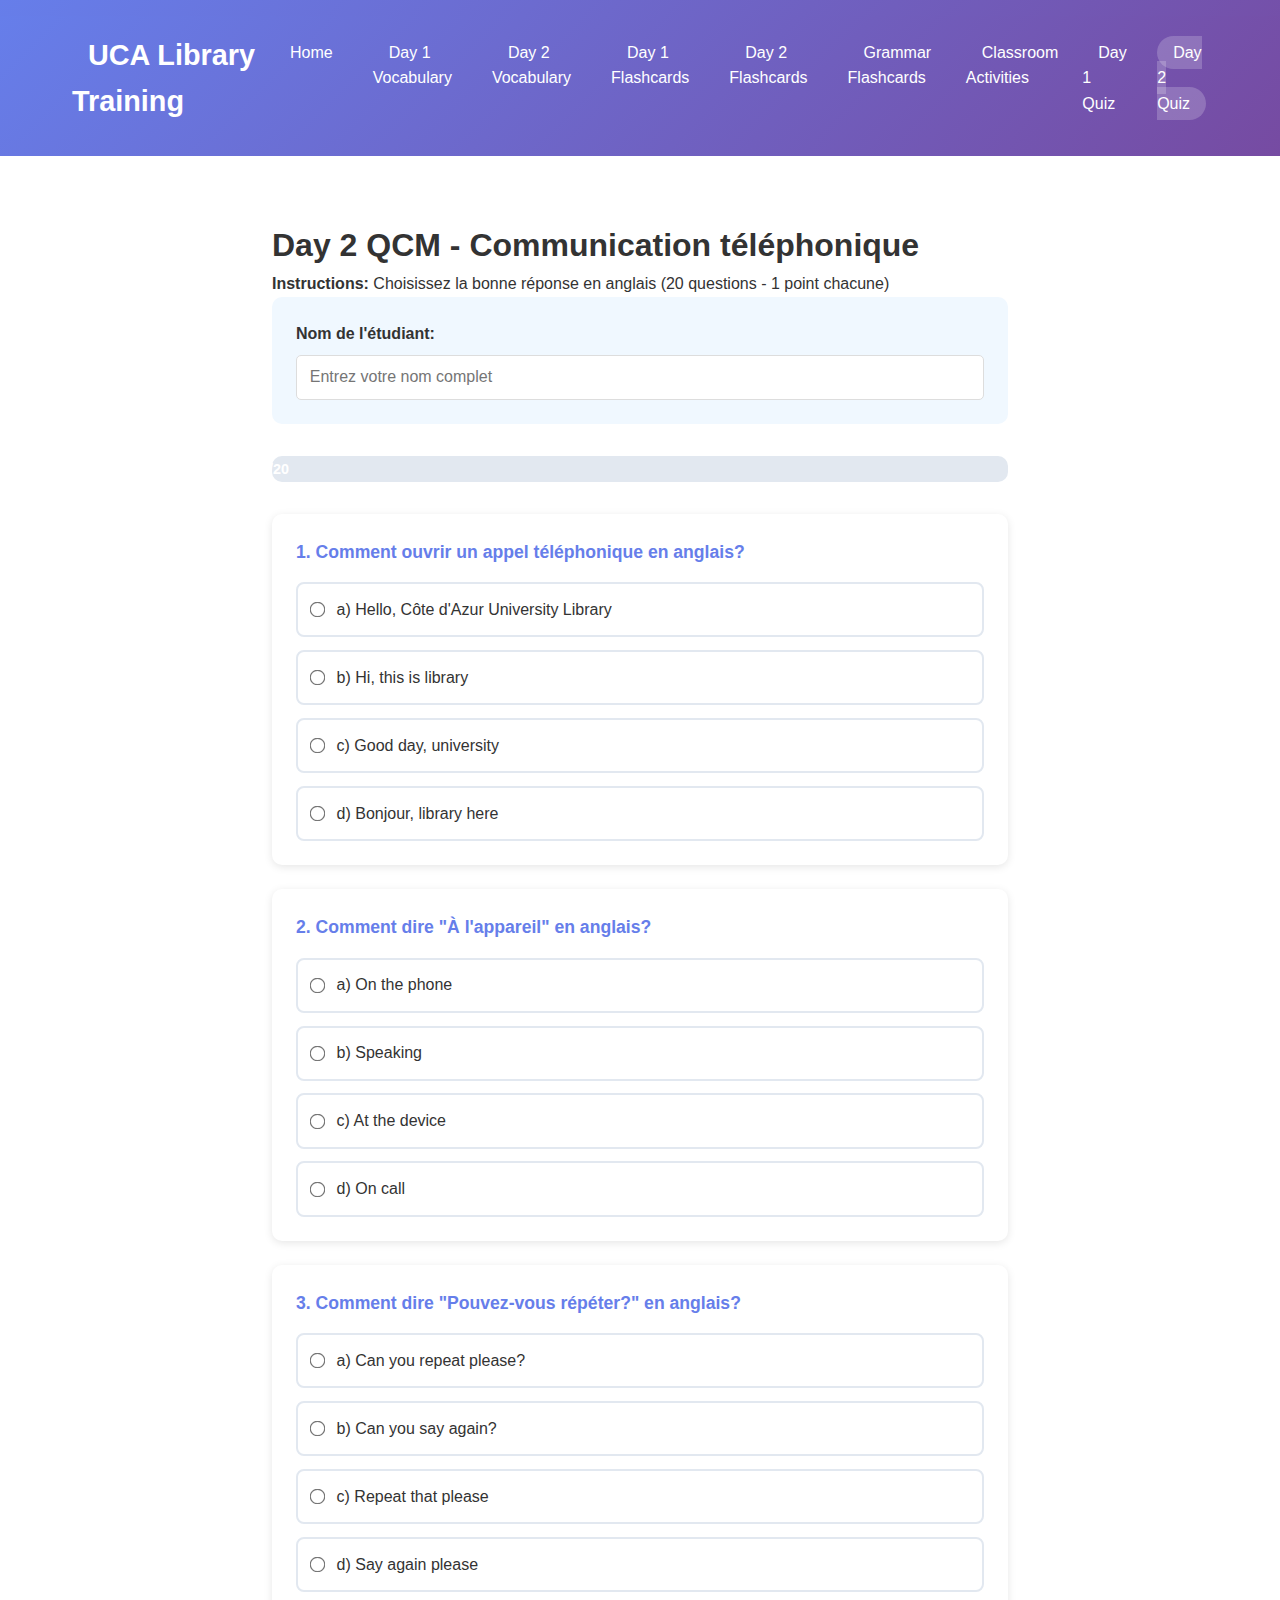
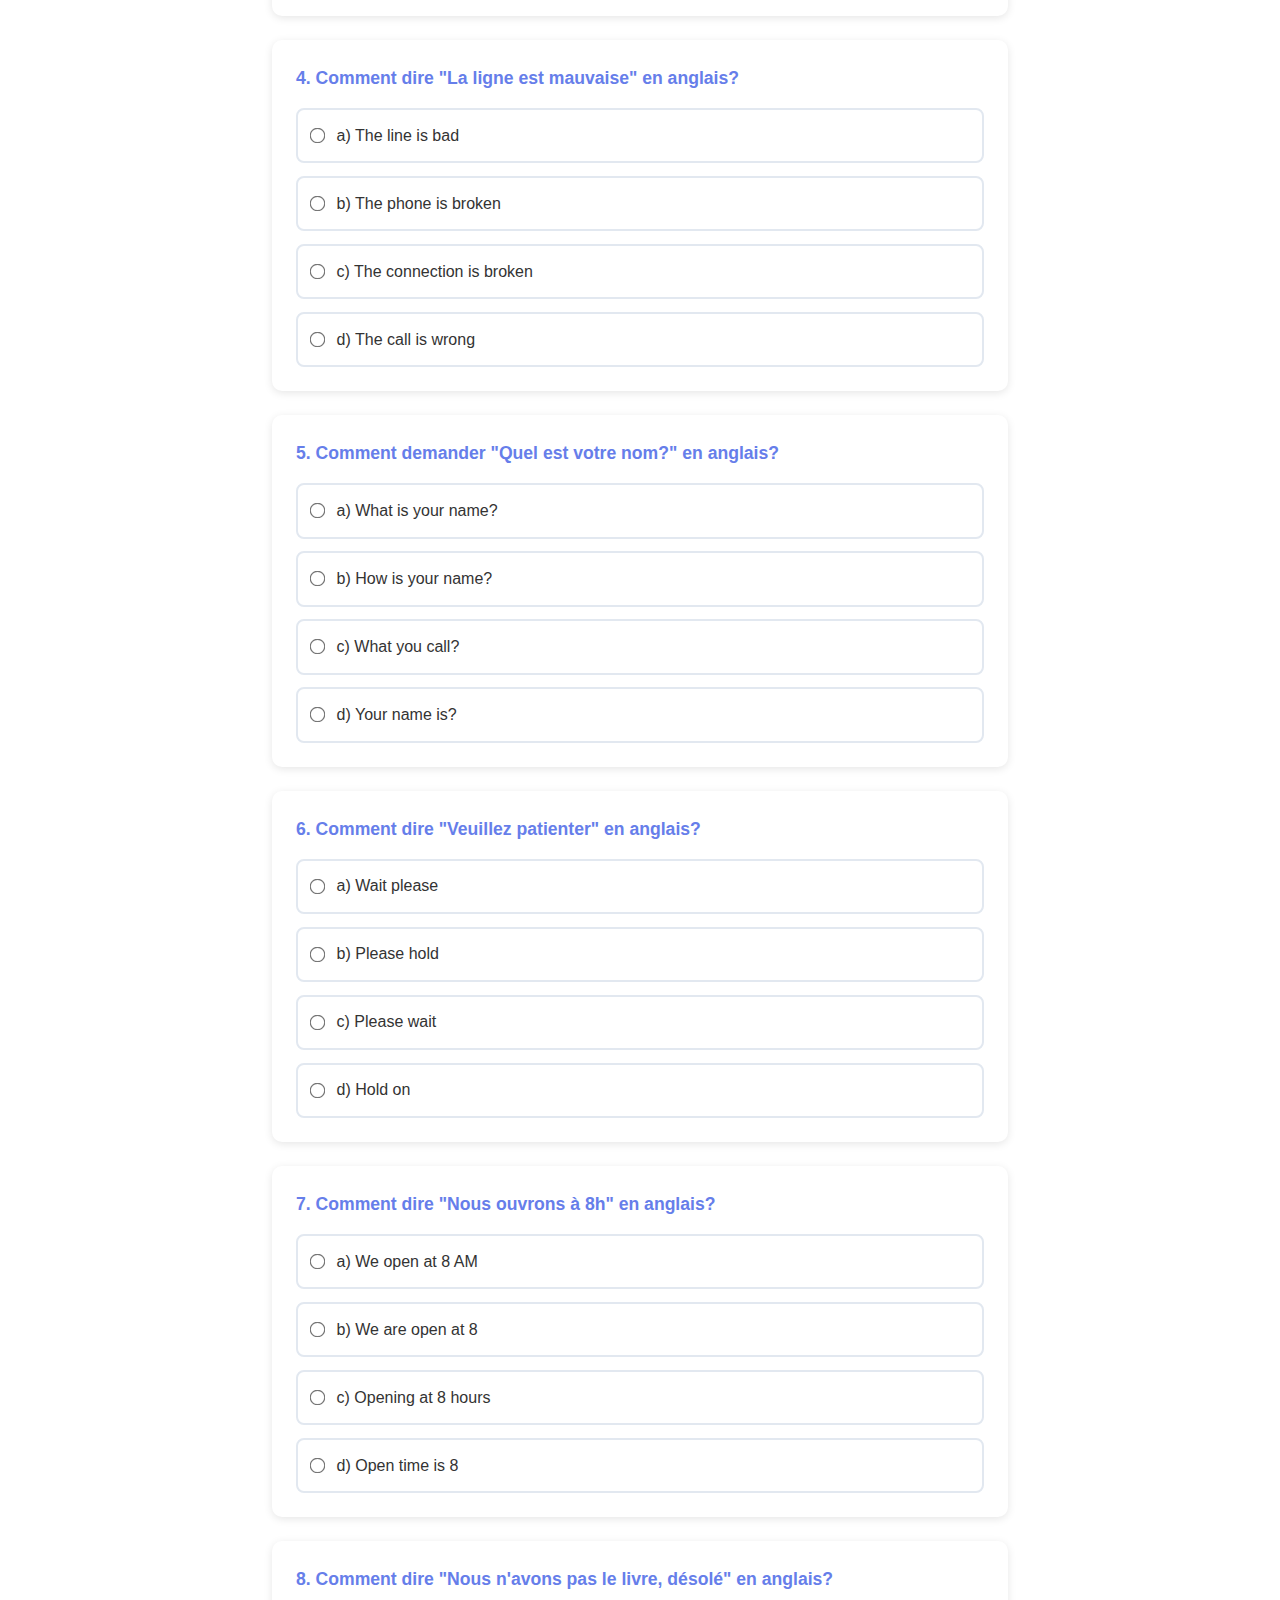
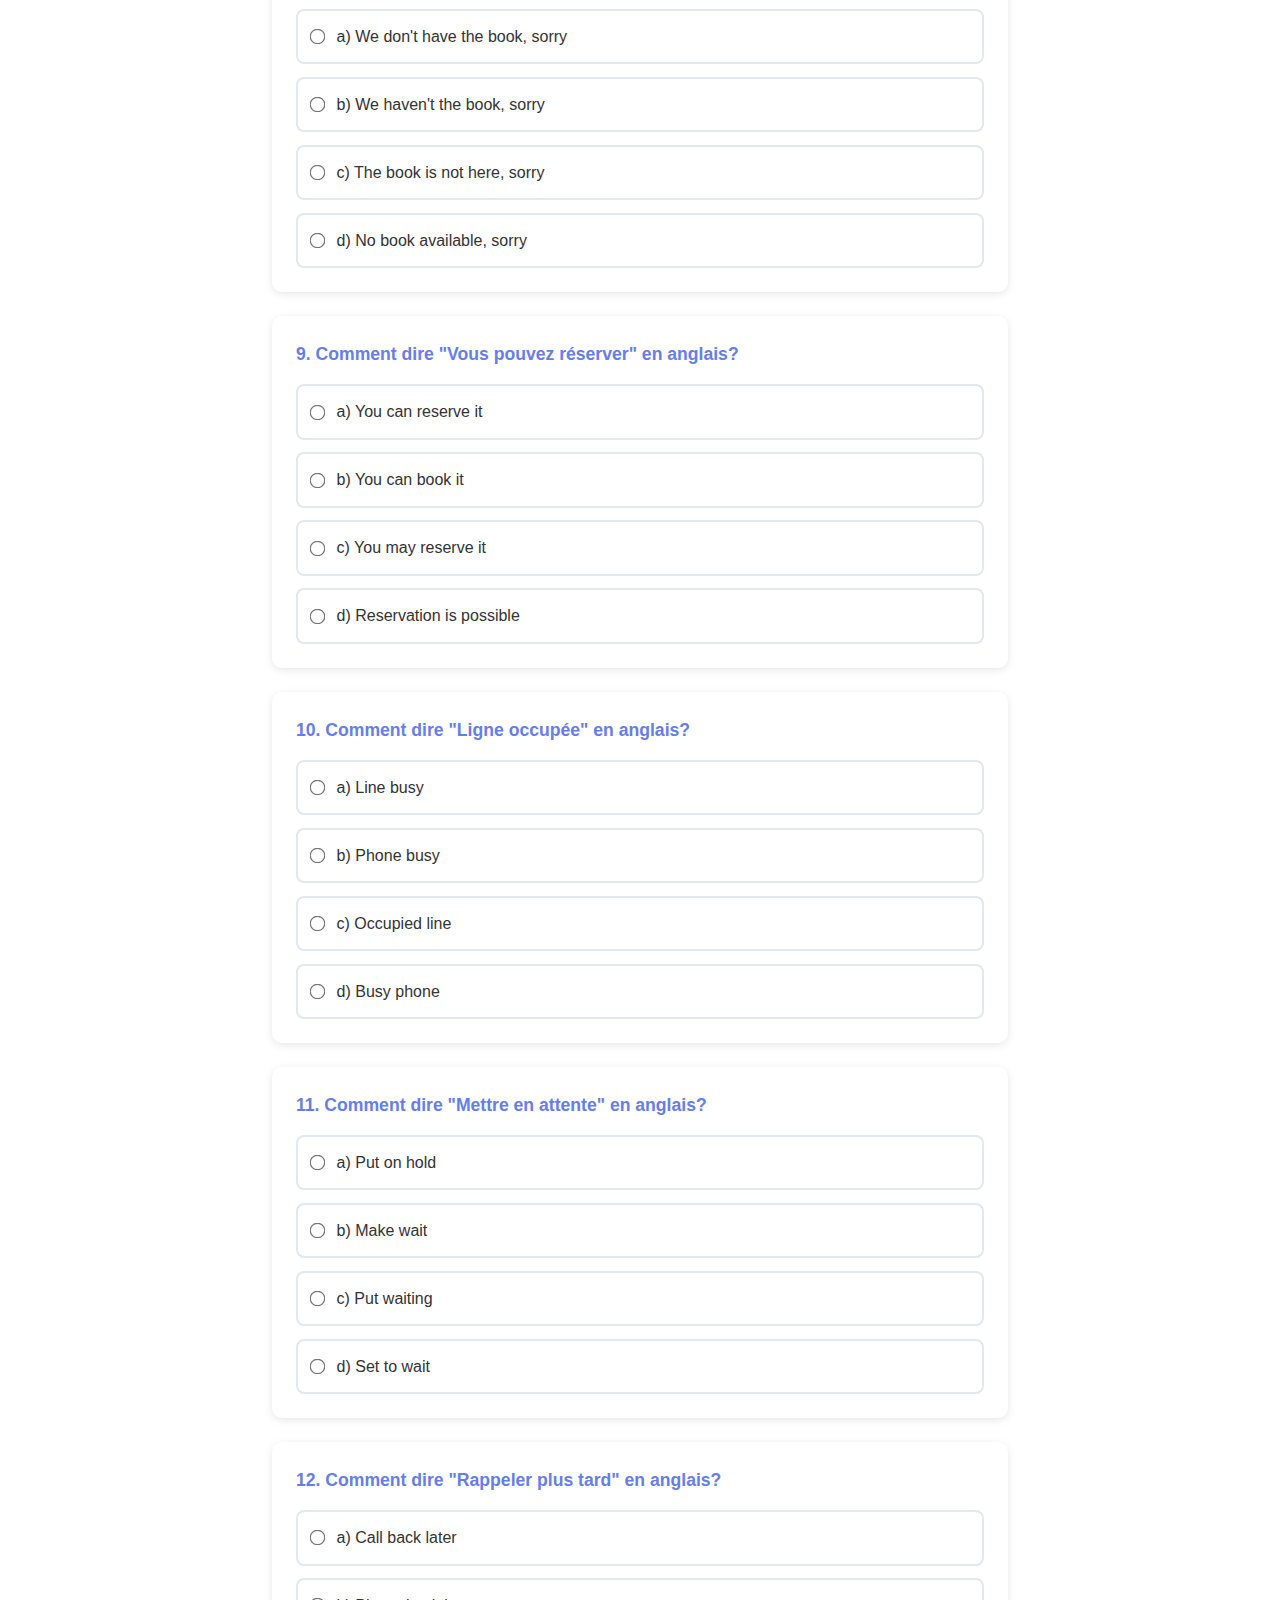
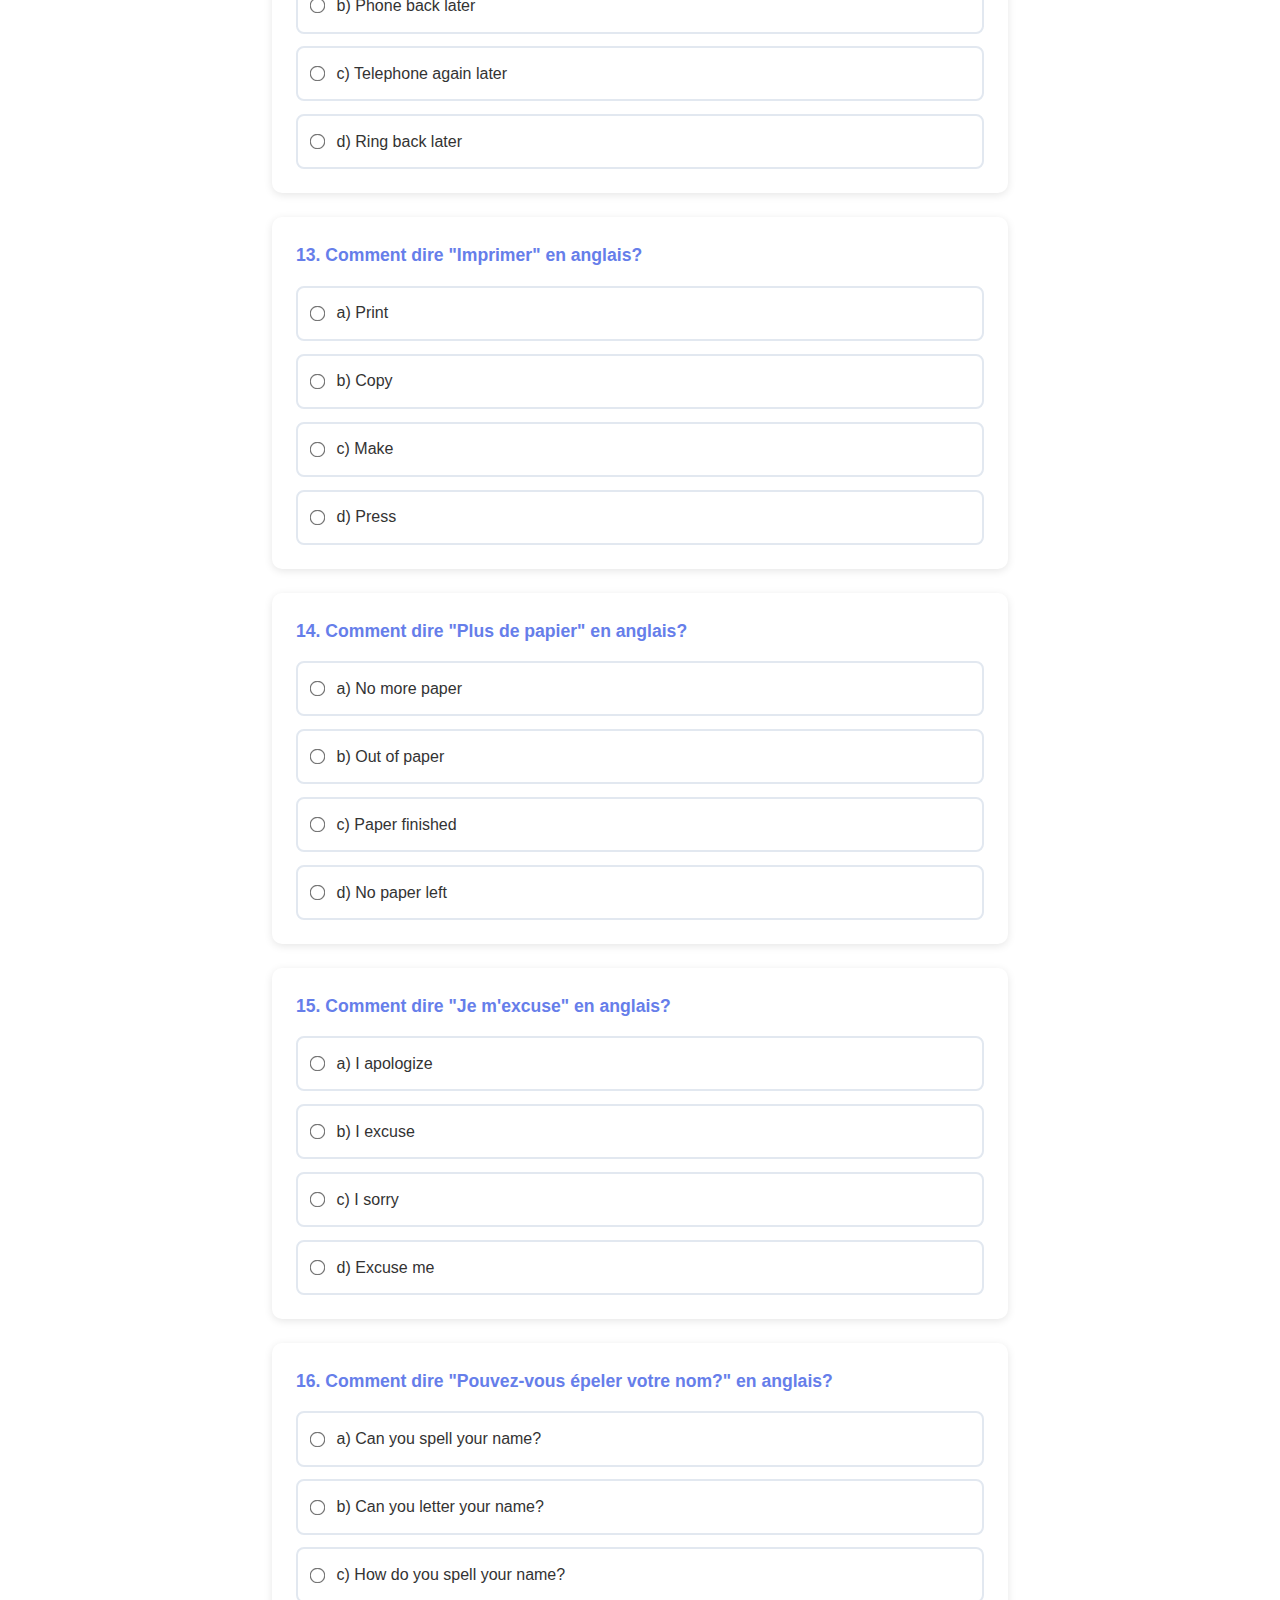
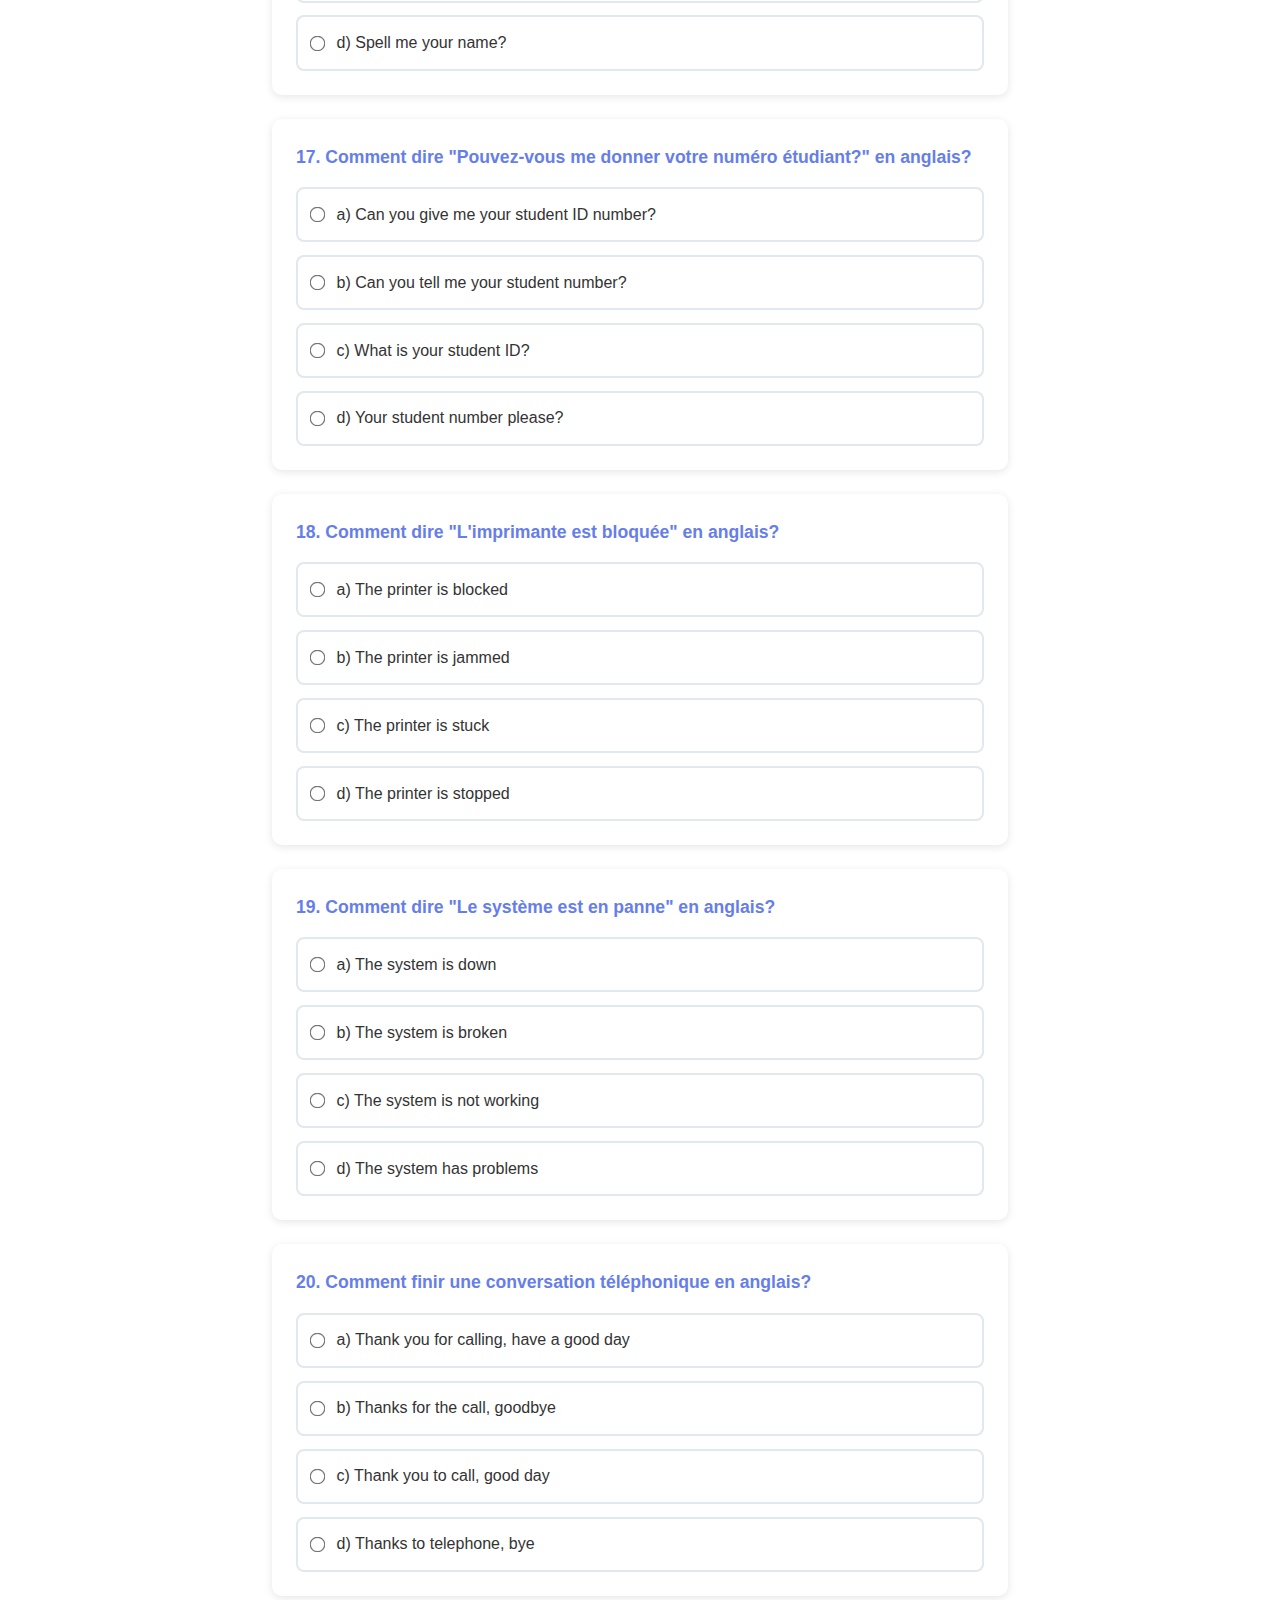
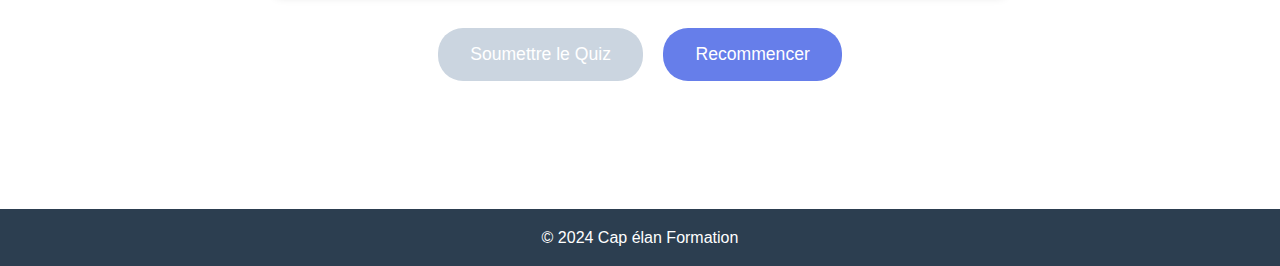
<file: day2-quiz.html>
<!DOCTYPE html>
<html lang="en">
<head>
    <meta charset="UTF-8">
    <meta name="viewport" content="width=device-width, initial-scale=1.0">
    <title>Day 2 QCM - Phone Communication</title>
    <link rel="stylesheet" href="css/style.css">
    <style>
        .quiz-container {
            max-width: 800px;
            margin: 0 auto;
            padding: 2rem;
        }
        
        .student-info {
            background: #f0f8ff;
            padding: 1.5rem;
            border-radius: 10px;
            margin-bottom: 2rem;
        }
        
        .student-info input {
            width: 100%;
            padding: 0.8rem;
            border: 1px solid #ddd;
            border-radius: 5px;
            font-size: 1rem;
            margin-top: 0.5rem;
        }
        
        .question {
            background: white;
            padding: 1.5rem;
            margin-bottom: 1.5rem;
            border-radius: 10px;
            box-shadow: 0 2px 8px rgba(0,0,0,0.1);
        }
        
        .question h3 {
            color: #667eea;
            margin-bottom: 1rem;
            font-size: 1.1rem;
        }
        
        .options {
            display: grid;
            gap: 0.8rem;
            margin-top: 1rem;
        }
        
        .option {
            display: flex;
            align-items: center;
            padding: 0.8rem;
            border: 2px solid #e2e8f0;
            border-radius: 8px;
            cursor: pointer;
            transition: all 0.3s ease;
        }
        
        .option:hover {
            border-color: #667eea;
            background: #f8fafc;
        }
        
        .option.selected {
            border-color: #667eea;
            background: #e6f2ff;
        }
        
        .option.correct {
            border-color: #10b981;
            background: #ecfdf5;
        }
        
        .option.incorrect {
            border-color: #ef4444;
            background: #fef2f2;
        }
        
        .option input[type="radio"] {
            margin-right: 0.8rem;
            transform: scale(1.2);
        }
        
        .quiz-actions {
            text-align: center;
            margin: 2rem 0;
        }
        
        .quiz-btn {
            background: #667eea;
            color: white;
            border: none;
            padding: 1rem 2rem;
            border-radius: 25px;
            font-size: 1.1rem;
            cursor: pointer;
            transition: all 0.3s ease;
            margin: 0 0.5rem;
        }
        
        .quiz-btn:hover {
            background: #5a67d8;
            transform: translateY(-2px);
        }
        
        .quiz-btn:disabled {
            background: #cbd5e0;
            cursor: not-allowed;
            transform: none;
        }
        
        .progress-bar {
            background: #e2e8f0;
            border-radius: 10px;
            padding: 3px;
            margin-bottom: 2rem;
        }
        
        .progress-fill {
            background: linear-gradient(90deg, #667eea 0%, #764ba2 100%);
            height: 20px;
            border-radius: 8px;
            transition: width 0.3s ease;
            display: flex;
            align-items: center;
            justify-content: center;
            color: white;
            font-size: 0.9rem;
            font-weight: bold;
        }
        
        .results {
            display: none;
            background: linear-gradient(135deg, #667eea 0%, #764ba2 100%);
            color: white;
            padding: 2rem;
            border-radius: 15px;
            text-align: center;
        }
        
        .score-display {
            font-size: 3rem;
            font-weight: bold;
            margin: 1rem 0;
        }
        
        .grade {
            font-size: 1.5rem;
            margin: 1rem 0;
        }
        
        .results-actions {
            margin-top: 2rem;
        }
        
        .share-btn {
            background: rgba(255,255,255,0.2);
            color: white;
            border: 2px solid white;
            padding: 0.8rem 1.5rem;
            border-radius: 20px;
            cursor: pointer;
            margin: 0 0.5rem;
            transition: all 0.3s ease;
        }
        
        .share-btn:hover {
            background: white;
            color: #667eea;
        }

        .email-btn {
            background: #28a745;
            color: white;
            border: 2px solid #28a745;
        }

        .email-btn:hover {
            background: #218838;
            border-color: #218838;
        }

        /* Navigation Styles */
        header {
            background: linear-gradient(135deg, #667eea 0%, #764ba2 100%);
            padding: 1rem 0;
        }

        .nav-container {
            max-width: 1200px;
            margin: 0 auto;
            padding: 0 2rem;
            display: flex;
            justify-content: space-between;
            align-items: center;
        }

        .nav-container h1 {
            margin: 0;
            color: white;
            font-size: 1.8rem;
        }

        .nav-container ul {
            list-style: none;
            margin: 0;
            padding: 0;
            display: flex;
            gap: 1.5rem;
        }

        .nav-container a {
            color: white;
            text-decoration: none;
            padding: 0.5rem 1rem;
            border-radius: 20px;
            transition: all 0.3s ease;
        }

        .nav-container a:hover,
        .nav-container a.active {
            background: rgba(255, 255, 255, 0.2);
        }
    </style>
</head>
<body>
    <header>
        <nav>
            <div class="nav-container">
                <h1><a href="index.html" style="color: white; text-decoration: none;">UCA Library Training</a></h1>
                <ul>
                    <li><a href="index.html">Home</a></li>
                    <li><a href="day1-vocabulary.html">Day 1 Vocabulary</a></li>
                    <li><a href="day2-vocabulary.html">Day 2 Vocabulary</a></li>
                    <li><a href="day1-flashcards.html">Day 1 Flashcards</a></li>
                    <li><a href="day2-flashcards.html">Day 2 Flashcards</a></li>
                    <li><a href="grammar-flashcards.html">Grammar Flashcards</a></li>
                    <li><a href="activities.html">Classroom Activities</a></li>
                    <li><a href="day1-quiz.html">Day 1 Quiz</a></li>
                    <li><a href="day2-quiz.html" class="active">Day 2 Quiz</a></li>
                </ul>
            </div>
        </nav>
    </header>

    <main>
        <div class="quiz-container">
            <h1>Day 2 QCM - Communication téléphonique</h1>
            <p><strong>Instructions:</strong> Choisissez la bonne réponse en anglais (20 questions - 1 point chacune)</p>
            
            <div class="student-info">
                <label for="student-name"><strong>Nom de l'étudiant:</strong></label>
                <input type="text" id="student-name" placeholder="Entrez votre nom complet" required>
            </div>
            
            <div class="progress-bar">
                <div class="progress-fill" id="progress-fill" style="width: 0%;">0/20</div>
            </div>
            
            <div id="quiz-questions">
                <!-- Question 1 -->
                <div class="question">
                    <h3>1. Comment ouvrir un appel téléphonique en anglais?</h3>
                    <div class="options">
                        <label class="option">
                            <input type="radio" name="q1" value="a"> a) Hello, Côte d'Azur University Library
                        </label>
                        <label class="option">
                            <input type="radio" name="q1" value="b"> b) Hi, this is library
                        </label>
                        <label class="option">
                            <input type="radio" name="q1" value="c"> c) Good day, university
                        </label>
                        <label class="option">
                            <input type="radio" name="q1" value="d"> d) Bonjour, library here
                        </label>
                    </div>
                </div>

                <!-- Question 2 -->
                <div class="question">
                    <h3>2. Comment dire "À l'appareil" en anglais?</h3>
                    <div class="options">
                        <label class="option">
                            <input type="radio" name="q2" value="a"> a) On the phone
                        </label>
                        <label class="option">
                            <input type="radio" name="q2" value="b"> b) Speaking
                        </label>
                        <label class="option">
                            <input type="radio" name="q2" value="c"> c) At the device
                        </label>
                        <label class="option">
                            <input type="radio" name="q2" value="d"> d) On call
                        </label>
                    </div>
                </div>

                <!-- Question 3 -->
                <div class="question">
                    <h3>3. Comment dire "Pouvez-vous répéter?" en anglais?</h3>
                    <div class="options">
                        <label class="option">
                            <input type="radio" name="q3" value="a"> a) Can you repeat please?
                        </label>
                        <label class="option">
                            <input type="radio" name="q3" value="b"> b) Can you say again?
                        </label>
                        <label class="option">
                            <input type="radio" name="q3" value="c"> c) Repeat that please
                        </label>
                        <label class="option">
                            <input type="radio" name="q3" value="d"> d) Say again please
                        </label>
                    </div>
                </div>

                <!-- Question 4 -->
                <div class="question">
                    <h3>4. Comment dire "La ligne est mauvaise" en anglais?</h3>
                    <div class="options">
                        <label class="option">
                            <input type="radio" name="q4" value="a"> a) The line is bad
                        </label>
                        <label class="option">
                            <input type="radio" name="q4" value="b"> b) The phone is broken
                        </label>
                        <label class="option">
                            <input type="radio" name="q4" value="c"> c) The connection is broken
                        </label>
                        <label class="option">
                            <input type="radio" name="q4" value="d"> d) The call is wrong
                        </label>
                    </div>
                </div>

                <!-- Question 5 -->
                <div class="question">
                    <h3>5. Comment demander "Quel est votre nom?" en anglais?</h3>
                    <div class="options">
                        <label class="option">
                            <input type="radio" name="q5" value="a"> a) What is your name?
                        </label>
                        <label class="option">
                            <input type="radio" name="q5" value="b"> b) How is your name?
                        </label>
                        <label class="option">
                            <input type="radio" name="q5" value="c"> c) What you call?
                        </label>
                        <label class="option">
                            <input type="radio" name="q5" value="d"> d) Your name is?
                        </label>
                    </div>
                </div>

                <!-- Question 6 -->
                <div class="question">
                    <h3>6. Comment dire "Veuillez patienter" en anglais?</h3>
                    <div class="options">
                        <label class="option">
                            <input type="radio" name="q6" value="a"> a) Wait please
                        </label>
                        <label class="option">
                            <input type="radio" name="q6" value="b"> b) Please hold
                        </label>
                        <label class="option">
                            <input type="radio" name="q6" value="c"> c) Please wait
                        </label>
                        <label class="option">
                            <input type="radio" name="q6" value="d"> d) Hold on
                        </label>
                    </div>
                </div>

                <!-- Question 7 -->
                <div class="question">
                    <h3>7. Comment dire "Nous ouvrons à 8h" en anglais?</h3>
                    <div class="options">
                        <label class="option">
                            <input type="radio" name="q7" value="a"> a) We open at 8 AM
                        </label>
                        <label class="option">
                            <input type="radio" name="q7" value="b"> b) We are open at 8
                        </label>
                        <label class="option">
                            <input type="radio" name="q7" value="c"> c) Opening at 8 hours
                        </label>
                        <label class="option">
                            <input type="radio" name="q7" value="d"> d) Open time is 8
                        </label>
                    </div>
                </div>

                <!-- Question 8 -->
                <div class="question">
                    <h3>8. Comment dire "Nous n'avons pas le livre, désolé" en anglais?</h3>
                    <div class="options">
                        <label class="option">
                            <input type="radio" name="q8" value="a"> a) We don't have the book, sorry
                        </label>
                        <label class="option">
                            <input type="radio" name="q8" value="b"> b) We haven't the book, sorry
                        </label>
                        <label class="option">
                            <input type="radio" name="q8" value="c"> c) The book is not here, sorry
                        </label>
                        <label class="option">
                            <input type="radio" name="q8" value="d"> d) No book available, sorry
                        </label>
                    </div>
                </div>

                <!-- Question 9 -->
                <div class="question">
                    <h3>9. Comment dire "Vous pouvez réserver" en anglais?</h3>
                    <div class="options">
                        <label class="option">
                            <input type="radio" name="q9" value="a"> a) You can reserve it
                        </label>
                        <label class="option">
                            <input type="radio" name="q9" value="b"> b) You can book it
                        </label>
                        <label class="option">
                            <input type="radio" name="q9" value="c"> c) You may reserve it
                        </label>
                        <label class="option">
                            <input type="radio" name="q9" value="d"> d) Reservation is possible
                        </label>
                    </div>
                </div>

                <!-- Question 10 -->
                <div class="question">
                    <h3>10. Comment dire "Ligne occupée" en anglais?</h3>
                    <div class="options">
                        <label class="option">
                            <input type="radio" name="q10" value="a"> a) Line busy
                        </label>
                        <label class="option">
                            <input type="radio" name="q10" value="b"> b) Phone busy
                        </label>
                        <label class="option">
                            <input type="radio" name="q10" value="c"> c) Occupied line
                        </label>
                        <label class="option">
                            <input type="radio" name="q10" value="d"> d) Busy phone
                        </label>
                    </div>
                </div>

                <!-- Question 11 -->
                <div class="question">
                    <h3>11. Comment dire "Mettre en attente" en anglais?</h3>
                    <div class="options">
                        <label class="option">
                            <input type="radio" name="q11" value="a"> a) Put on hold
                        </label>
                        <label class="option">
                            <input type="radio" name="q11" value="b"> b) Make wait
                        </label>
                        <label class="option">
                            <input type="radio" name="q11" value="c"> c) Put waiting
                        </label>
                        <label class="option">
                            <input type="radio" name="q11" value="d"> d) Set to wait
                        </label>
                    </div>
                </div>

                <!-- Question 12 -->
                <div class="question">
                    <h3>12. Comment dire "Rappeler plus tard" en anglais?</h3>
                    <div class="options">
                        <label class="option">
                            <input type="radio" name="q12" value="a"> a) Call back later
                        </label>
                        <label class="option">
                            <input type="radio" name="q12" value="b"> b) Phone back later
                        </label>
                        <label class="option">
                            <input type="radio" name="q12" value="c"> c) Telephone again later
                        </label>
                        <label class="option">
                            <input type="radio" name="q12" value="d"> d) Ring back later
                        </label>
                    </div>
                </div>

                <!-- Question 13 -->
                <div class="question">
                    <h3>13. Comment dire "Imprimer" en anglais?</h3>
                    <div class="options">
                        <label class="option">
                            <input type="radio" name="q13" value="a"> a) Print
                        </label>
                        <label class="option">
                            <input type="radio" name="q13" value="b"> b) Copy
                        </label>
                        <label class="option">
                            <input type="radio" name="q13" value="c"> c) Make
                        </label>
                        <label class="option">
                            <input type="radio" name="q13" value="d"> d) Press
                        </label>
                    </div>
                </div>

                <!-- Question 14 -->
                <div class="question">
                    <h3>14. Comment dire "Plus de papier" en anglais?</h3>
                    <div class="options">
                        <label class="option">
                            <input type="radio" name="q14" value="a"> a) No more paper
                        </label>
                        <label class="option">
                            <input type="radio" name="q14" value="b"> b) Out of paper
                        </label>
                        <label class="option">
                            <input type="radio" name="q14" value="c"> c) Paper finished
                        </label>
                        <label class="option">
                            <input type="radio" name="q14" value="d"> d) No paper left
                        </label>
                    </div>
                </div>

                <!-- Question 15 -->
                <div class="question">
                    <h3>15. Comment dire "Je m'excuse" en anglais?</h3>
                    <div class="options">
                        <label class="option">
                            <input type="radio" name="q15" value="a"> a) I apologize
                        </label>
                        <label class="option">
                            <input type="radio" name="q15" value="b"> b) I excuse
                        </label>
                        <label class="option">
                            <input type="radio" name="q15" value="c"> c) I sorry
                        </label>
                        <label class="option">
                            <input type="radio" name="q15" value="d"> d) Excuse me
                        </label>
                    </div>
                </div>

                <!-- Question 16 -->
                <div class="question">
                    <h3>16. Comment dire "Pouvez-vous épeler votre nom?" en anglais?</h3>
                    <div class="options">
                        <label class="option">
                            <input type="radio" name="q16" value="a"> a) Can you spell your name?
                        </label>
                        <label class="option">
                            <input type="radio" name="q16" value="b"> b) Can you letter your name?
                        </label>
                        <label class="option">
                            <input type="radio" name="q16" value="c"> c) How do you spell your name?
                        </label>
                        <label class="option">
                            <input type="radio" name="q16" value="d"> d) Spell me your name?
                        </label>
                    </div>
                </div>

                <!-- Question 17 -->
                <div class="question">
                    <h3>17. Comment dire "Pouvez-vous me donner votre numéro étudiant?" en anglais?</h3>
                    <div class="options">
                        <label class="option">
                            <input type="radio" name="q17" value="a"> a) Can you give me your student ID number?
                        </label>
                        <label class="option">
                            <input type="radio" name="q17" value="b"> b) Can you tell me your student number?
                        </label>
                        <label class="option">
                            <input type="radio" name="q17" value="c"> c) What is your student ID?
                        </label>
                        <label class="option">
                            <input type="radio" name="q17" value="d"> d) Your student number please?
                        </label>
                    </div>
                </div>

                <!-- Question 18 -->
                <div class="question">
                    <h3>18. Comment dire "L'imprimante est bloquée" en anglais?</h3>
                    <div class="options">
                        <label class="option">
                            <input type="radio" name="q18" value="a"> a) The printer is blocked
                        </label>
                        <label class="option">
                            <input type="radio" name="q18" value="b"> b) The printer is jammed
                        </label>
                        <label class="option">
                            <input type="radio" name="q18" value="c"> c) The printer is stuck
                        </label>
                        <label class="option">
                            <input type="radio" name="q18" value="d"> d) The printer is stopped
                        </label>
                    </div>
                </div>

                <!-- Question 19 -->
                <div class="question">
                    <h3>19. Comment dire "Le système est en panne" en anglais?</h3>
                    <div class="options">
                        <label class="option">
                            <input type="radio" name="q19" value="a"> a) The system is down
                        </label>
                        <label class="option">
                            <input type="radio" name="q19" value="b"> b) The system is broken
                        </label>
                        <label class="option">
                            <input type="radio" name="q19" value="c"> c) The system is not working
                        </label>
                        <label class="option">
                            <input type="radio" name="q19" value="d"> d) The system has problems
                        </label>
                    </div>
                </div>

                <!-- Question 20 -->
                <div class="question">
                    <h3>20. Comment finir une conversation téléphonique en anglais?</h3>
                    <div class="options">
                        <label class="option">
                            <input type="radio" name="q20" value="a"> a) Thank you for calling, have a good day
                        </label>
                        <label class="option">
                            <input type="radio" name="q20" value="b"> b) Thanks for the call, goodbye
                        </label>
                        <label class="option">
                            <input type="radio" name="q20" value="c"> c) Thank you to call, good day
                        </label>
                        <label class="option">
                            <input type="radio" name="q20" value="d"> d) Thanks to telephone, bye
                        </label>
                    </div>
                </div>
            </div>
            
            <div class="quiz-actions">
                <button class="quiz-btn" id="submit-quiz" onclick="submitQuiz()" disabled>Soumettre le Quiz</button>
                <button class="quiz-btn" id="reset-quiz" onclick="resetQuiz()">Recommencer</button>
            </div>
            
            <div class="results" id="results">
                <h2>Résultats du Quiz</h2>
                <div class="score-display" id="score-display">0/20</div>
                <div class="grade" id="grade"></div>
                <p><strong>Étudiant:</strong> <span id="student-result"></span></p>
                <p><strong>Date:</strong> <span id="test-date"></span></p>
                <div class="results-actions">
                    <button class="share-btn" onclick="copyResults()">Copier les Résultats</button>
                    <button class="share-btn" onclick="printResults()">Imprimer</button>
                    <button class="share-btn email-btn" onclick="emailResults()">📧 Envoyer par Email</button>
                </div>
            </div>
        </div>
    </main>

    <footer>
        <p>&copy; 2024 Cap élan Formation</p>
    </footer>

    <script>
        const correctAnswers = {
            q1: 'a', q2: 'b', q3: 'a', q4: 'a', q5: 'a',
            q6: 'b', q7: 'a', q8: 'a', q9: 'a', q10: 'a',
            q11: 'a', q12: 'a', q13: 'a', q14: 'b', q15: 'a',
            q16: 'a', q17: 'a', q18: 'b', q19: 'a', q20: 'a'
        };

        let answered = 0;

        // Track progress
        document.addEventListener('change', function(e) {
            if (e.target.type === 'radio') {
                updateProgress();
                updateSubmitButton();
                
                // Add visual feedback
                const option = e.target.closest('.option');
                const options = option.parentNode.querySelectorAll('.option');
                options.forEach(opt => opt.classList.remove('selected'));
                option.classList.add('selected');
            }
        });

        function updateProgress() {
            answered = 0;
            for (let i = 1; i <= 20; i++) {
                if (document.querySelector(`input[name="q${i}"]:checked`)) {
                    answered++;
                }
            }
            
            const progressFill = document.getElementById('progress-fill');
            const percentage = (answered / 20) * 100;
            progressFill.style.width = percentage + '%';
            progressFill.textContent = `${answered}/20`;
        }

        function updateSubmitButton() {
            const submitBtn = document.getElementById('submit-quiz');
            const studentName = document.getElementById('student-name').value.trim();
            submitBtn.disabled = !(answered === 20 && studentName);
        }

        // Update submit button when name is entered
        document.getElementById('student-name').addEventListener('input', updateSubmitButton);

        function submitQuiz() {
            const studentName = document.getElementById('student-name').value.trim();
            if (!studentName) {
                alert('Veuillez entrer votre nom avant de soumettre le quiz.');
                return;
            }

            let score = 0;
            const totalQuestions = 20;

            // Calculate score and show answers
            for (let i = 1; i <= totalQuestions; i++) {
                const selected = document.querySelector(`input[name="q${i}"]:checked`);
                const options = document.querySelectorAll(`input[name="q${i}"]`);
                
                options.forEach(option => {
                    const label = option.closest('.option');
                    if (option.value === correctAnswers[`q${i}`]) {
                        label.classList.add('correct');
                    } else if (option.checked) {
                        label.classList.add('incorrect');
                    }
                    option.disabled = true;
                });

                if (selected && selected.value === correctAnswers[`q${i}`]) {
                    score++;
                }
            }

            // Show results
            showResults(score, totalQuestions, studentName);
            
            // Disable submit button
            document.getElementById('submit-quiz').disabled = true;
        }

        function showResults(score, total, studentName) {
            const percentage = Math.round((score / total) * 100);
            let grade = '';
            
            if (percentage >= 90) grade = 'Excellent (A)';
            else if (percentage >= 80) grade = 'Très Bien (B)';
            else if (percentage >= 70) grade = 'Bien (C)';
            else if (percentage >= 60) grade = 'Passable (D)';
            else grade = 'Insuffisant (F)';

            document.getElementById('score-display').textContent = `${score}/${total}`;
            document.getElementById('grade').textContent = `${percentage}% - ${grade}`;
            document.getElementById('student-result').textContent = studentName;
            document.getElementById('test-date').textContent = new Date().toLocaleDateString('fr-FR');
document.getElementById('results').style.display = 'block';
            document.getElementById('results').scrollIntoView({ behavior: 'smooth' });
        }

        function resetQuiz() {
            // Reset all radio buttons
            document.querySelectorAll('input[type="radio"]').forEach(input => {
                input.checked = false;
                input.disabled = false;
            });
            
            // Reset visual states
            document.querySelectorAll('.option').forEach(option => {
                option.classList.remove('selected', 'correct', 'incorrect');
            });
            
            // Reset progress
            answered = 0;
            updateProgress();
            updateSubmitButton();
            
            // Reset name
            document.getElementById('student-name').value = '';
            
            // Hide results
            document.getElementById('results').style.display = 'none';
        }

        function copyResults() {
            const studentName = document.getElementById('student-result').textContent;
            const score = document.getElementById('score-display').textContent;
            const grade = document.getElementById('grade').textContent;
            const date = document.getElementById('test-date').textContent;
            
            const results = `QCM Day 2 - Phone Communication
Étudiant: ${studentName}
Score: ${score}
Note: ${grade}
Date: ${date}
UCA Library Training Program`;
            
            navigator.clipboard.writeText(results).then(() => {
                alert('Résultats copiés dans le presse-papiers!');
            });
        }

        function printResults() {
            window.print();
        }

        function emailResults() {
            const studentName = document.getElementById('student-result').textContent;
            const score = document.getElementById('score-display').textContent;
            const grade = document.getElementById('grade').textContent;
            const date = document.getElementById('test-date').textContent;
            
            const subject = encodeURIComponent('QCM Day 2 Results - ' + studentName);
            const body = encodeURIComponent(`QCM Day 2 - Phone Communication Results

Étudiant: ${studentName}
Score: ${score}
Note: ${grade}
Date: ${date}

UCA Library Training Program
Cap élan Formation

---
This result was automatically generated from the online quiz.`);
            
            const mailtoLink = `mailto:tingtip.team@gmail.com?subject=${subject}&body=${body}`;
            window.location.href = mailtoLink;
        }
    </script>
</body>
</html>
</file>
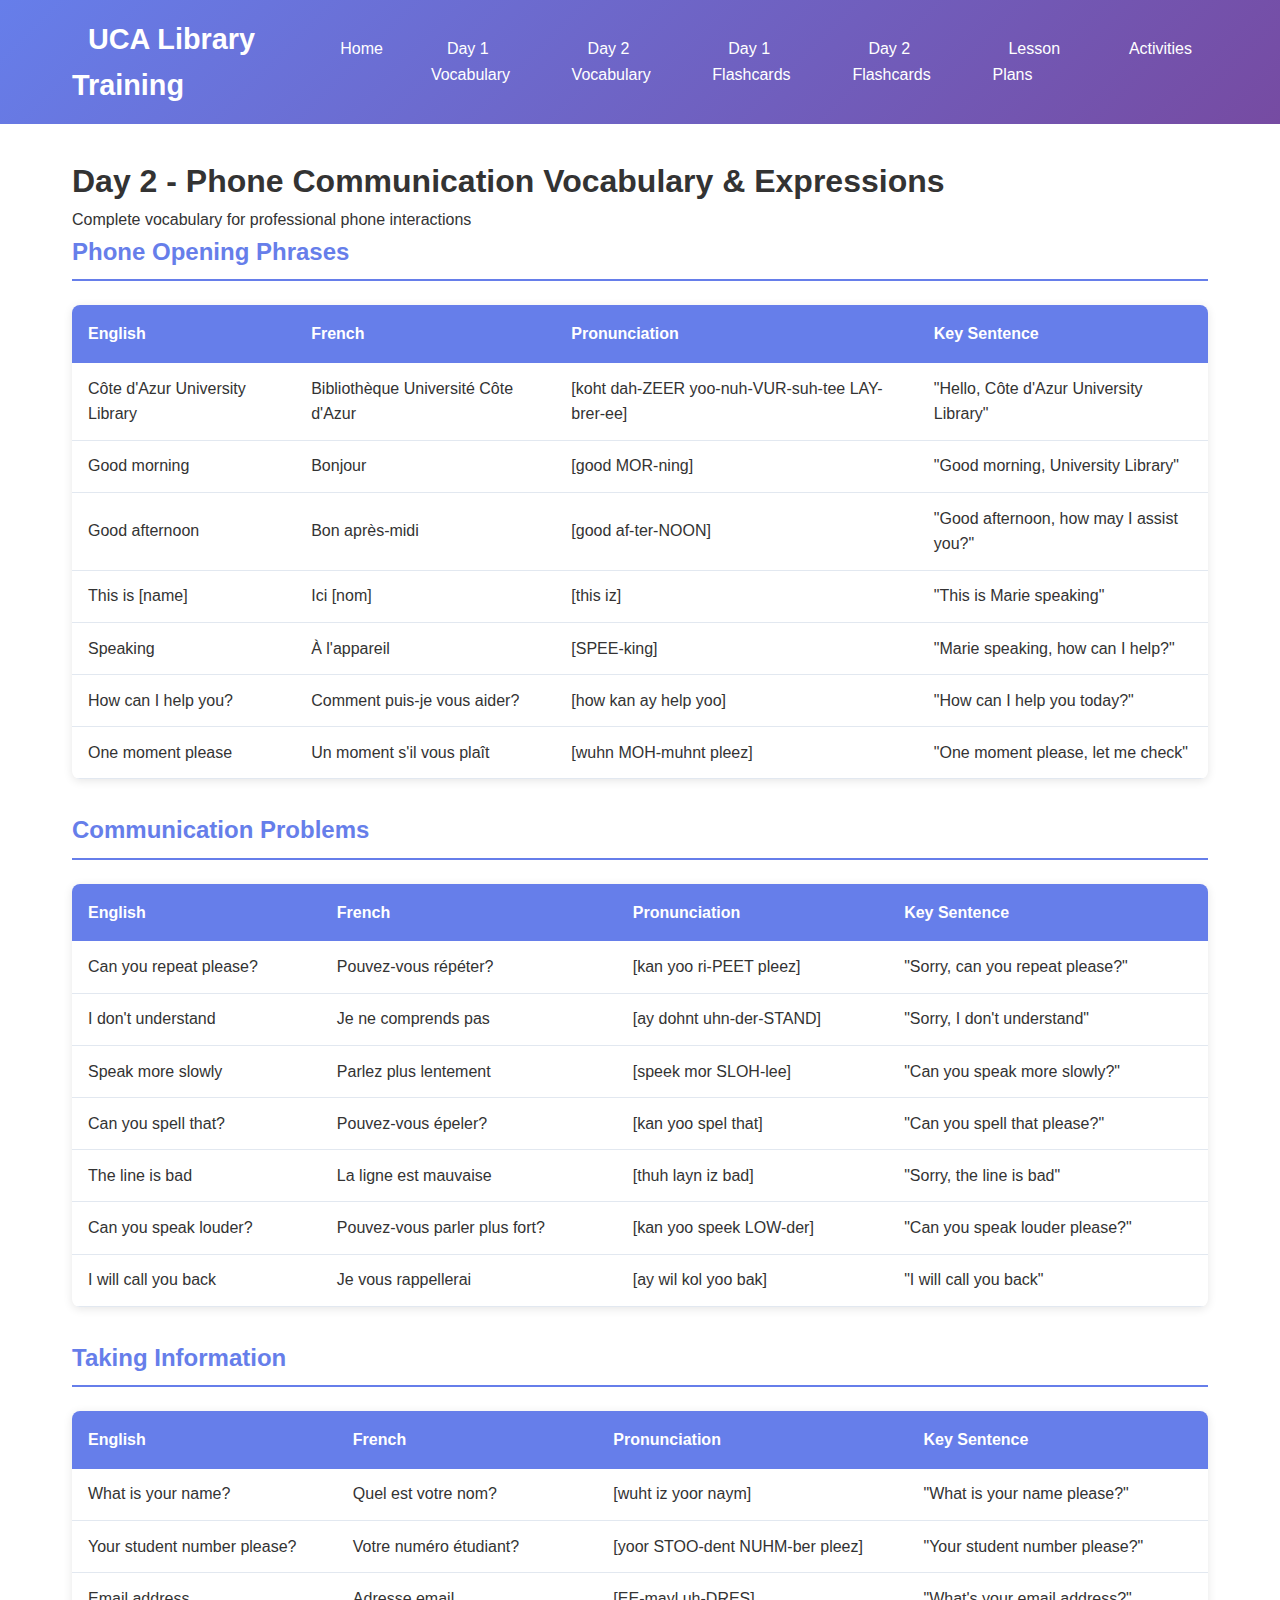
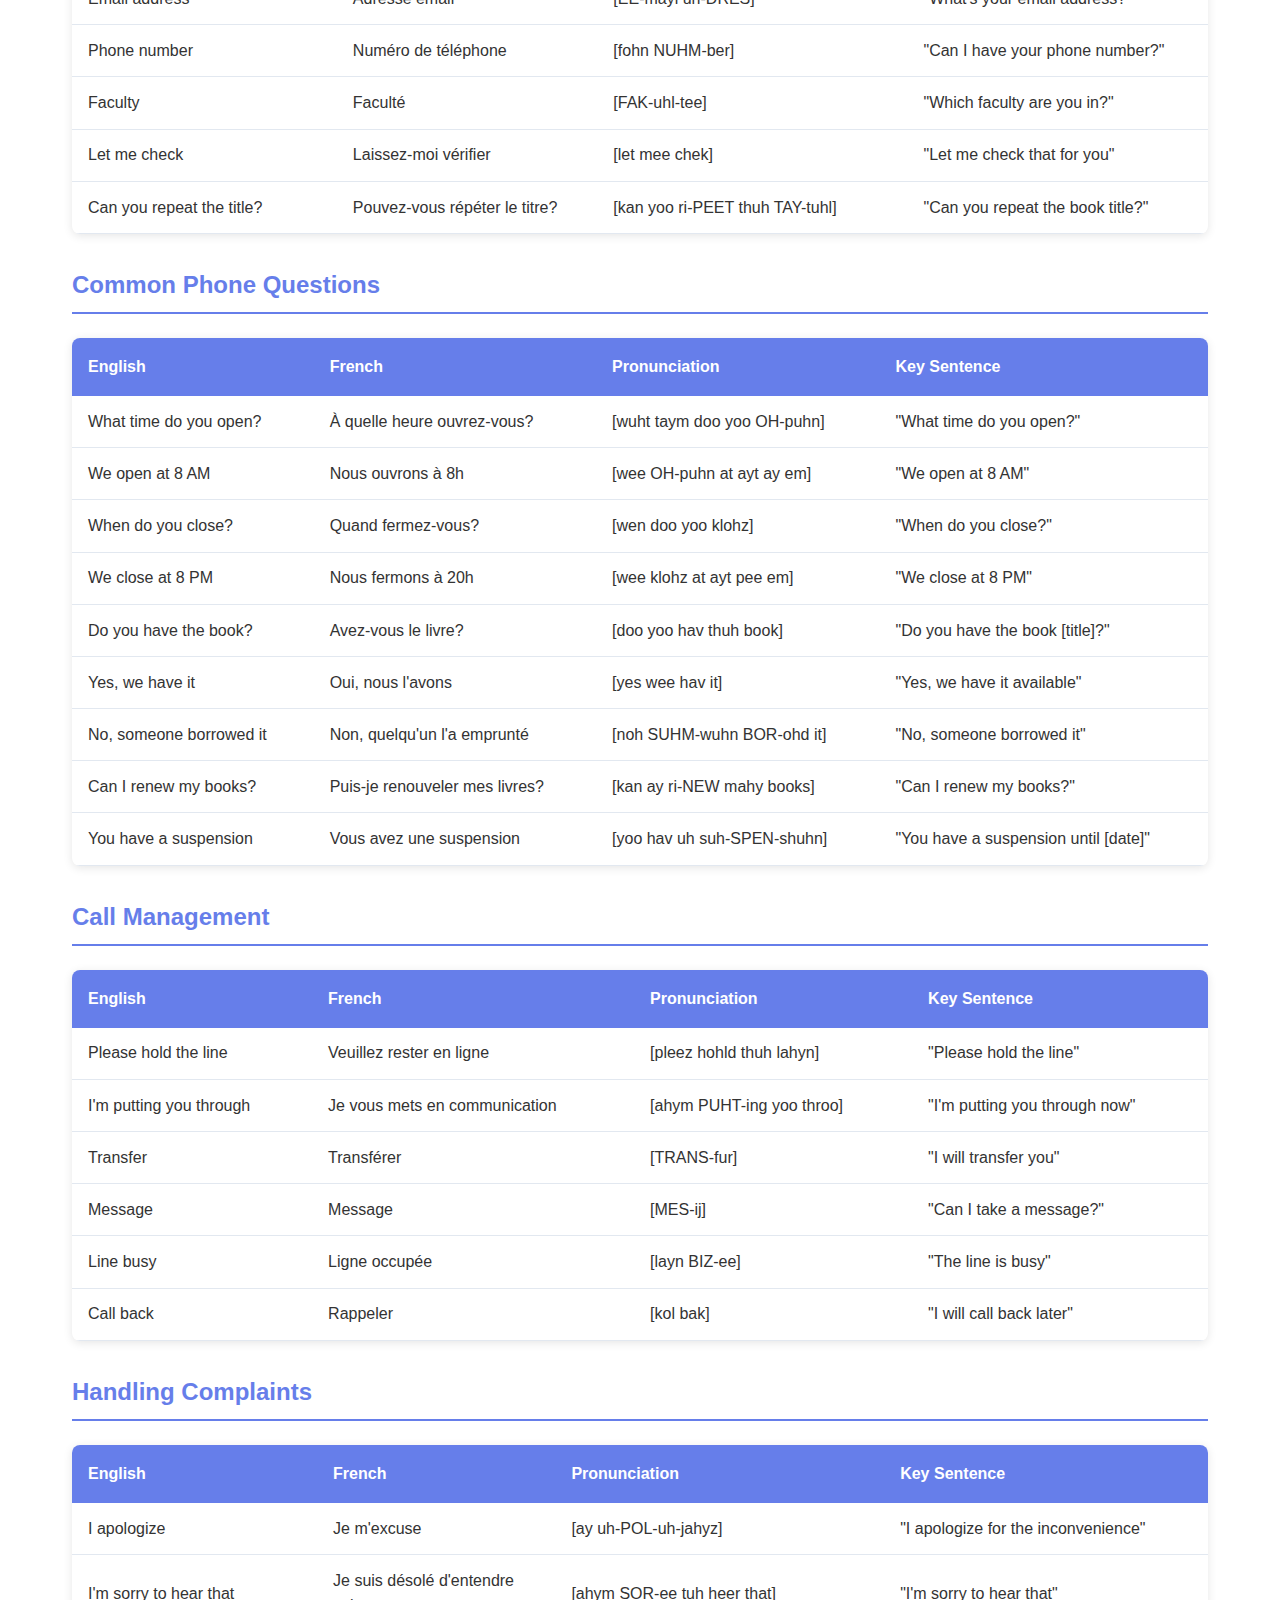
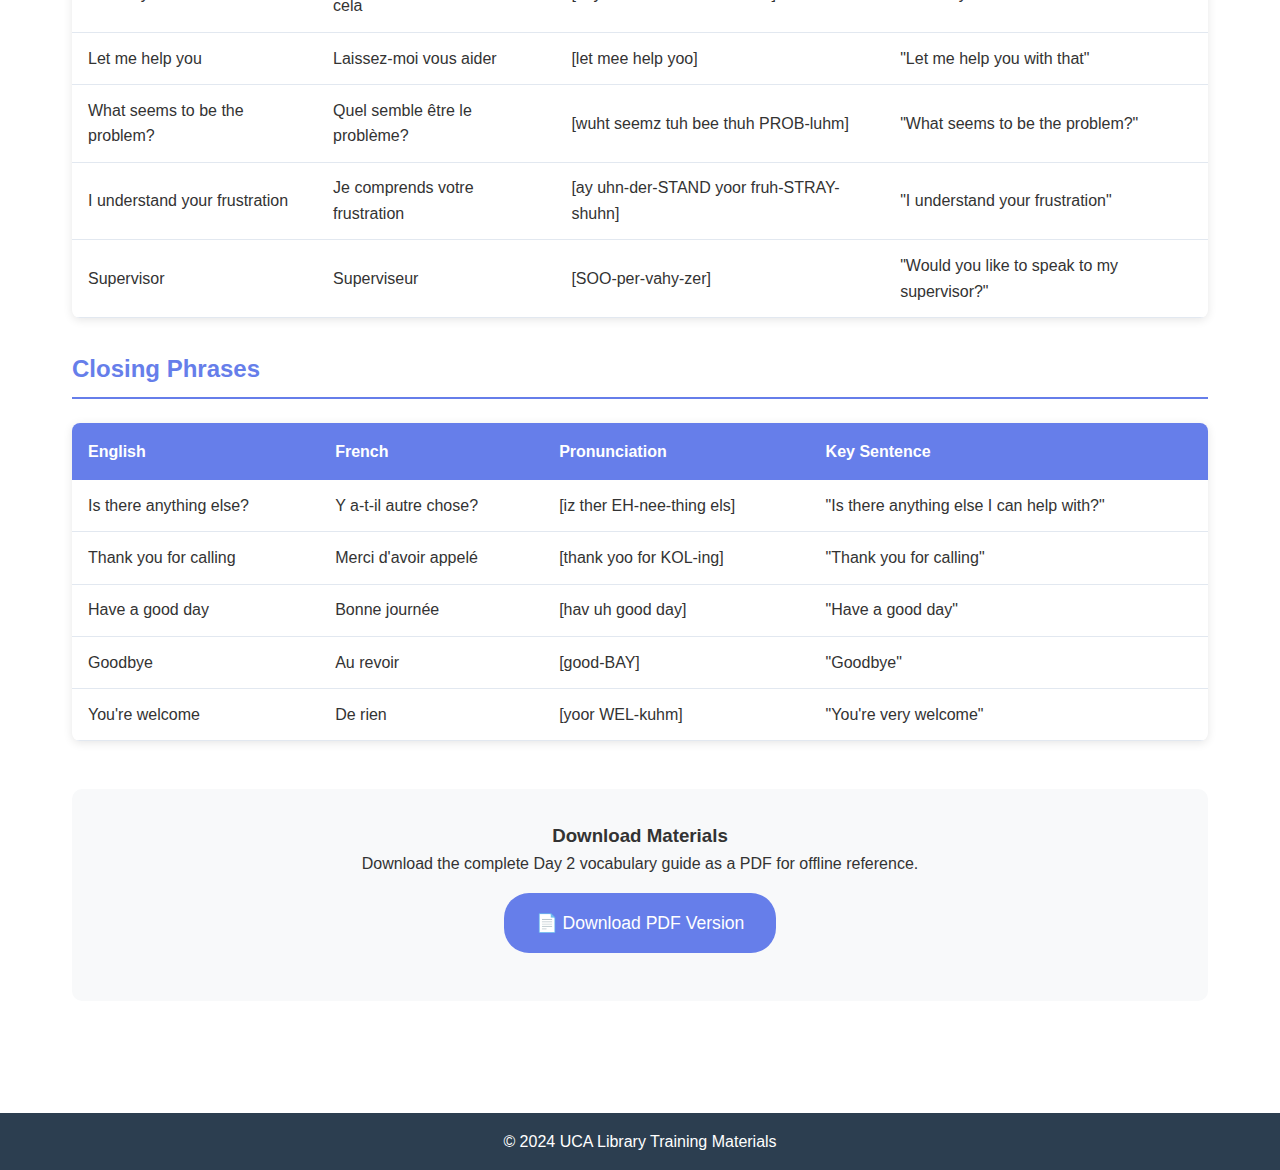
<file: day2-vocabulary.html>
<!DOCTYPE html>
<html lang="en">
<head>
    <meta charset="UTF-8">
    <meta name="viewport" content="width=device-width, initial-scale=1.0">
    <title>Day 2 Vocabulary - Phone Communication</title>
    <link rel="stylesheet" href="css/style.css">
</head>
<body>
    <header>
        <nav>
            <div class="nav-container">
                <h1><a href="index.html" style="color: white; text-decoration: none;">UCA Library Training</a></h1>
                <ul>
                    <li><a href="index.html">Home</a></li>
                    <li><a href="day1-vocabulary.html">Day 1 Vocabulary</a></li>
                    <li><a href="day2-vocabulary.html" class="active">Day 2 Vocabulary</a></li>
                    <li><a href="day1-flashcards.html">Day 1 Flashcards</a></li>
                    <li><a href="day2-flashcards.html">Day 2 Flashcards</a></li>
                    <li><a href="lesson-plans.html">Lesson Plans</a></li>
                    <li><a href="activities.html">Activities</a></li>
                </ul>
            </div>
        </nav>
    </header>

    <main>
        <div class="vocab-container">
            <h1>Day 2 - Phone Communication Vocabulary & Expressions</h1>
            <p>Complete vocabulary for professional phone interactions</p>

            <div class="vocab-section">
                <h2>Phone Opening Phrases</h2>
                <table class="vocab-table">
                    <thead>
                        <tr>
                            <th>English</th>
                            <th>French</th>
                            <th>Pronunciation</th>
                            <th>Key Sentence</th>
                        </tr>
                    </thead>
                    <tbody>
                        <tr>
                            <td>Côte d'Azur University Library</td>
                            <td>Bibliothèque Université Côte d'Azur</td>
                            <td>[koht dah-ZEER yoo-nuh-VUR-suh-tee LAY-brer-ee]</td>
                            <td>"Hello, Côte d'Azur University Library"</td>
                        </tr>
                        <tr>
                            <td>Good morning</td>
                            <td>Bonjour</td>
                            <td>[good MOR-ning]</td>
                            <td>"Good morning, University Library"</td>
                        </tr>
                        <tr>
                            <td>Good afternoon</td>
                            <td>Bon après-midi</td>
                            <td>[good af-ter-NOON]</td>
                            <td>"Good afternoon, how may I assist you?"</td>
                        </tr>
                        <tr>
                            <td>This is [name]</td>
                            <td>Ici [nom]</td>
                            <td>[this iz]</td>
                            <td>"This is Marie speaking"</td>
                        </tr>
                        <tr>
                            <td>Speaking</td>
                            <td>À l'appareil</td>
                            <td>[SPEE-king]</td>
                            <td>"Marie speaking, how can I help?"</td>
                        </tr>
                        <tr>
                            <td>How can I help you?</td>
                            <td>Comment puis-je vous aider?</td>
                            <td>[how kan ay help yoo]</td>
                            <td>"How can I help you today?"</td>
                        </tr>
                        <tr>
                            <td>One moment please</td>
                            <td>Un moment s'il vous plaît</td>
                            <td>[wuhn MOH-muhnt pleez]</td>
                            <td>"One moment please, let me check"</td>
                        </tr>
                    </tbody>
                </table>
            </div>

            <div class="vocab-section">
                <h2>Communication Problems</h2>
                <table class="vocab-table">
                    <thead>
                        <tr>
                            <th>English</th>
                            <th>French</th>
                            <th>Pronunciation</th>
                            <th>Key Sentence</th>
                        </tr>
                    </thead>
                    <tbody>
                        <tr>
                            <td>Can you repeat please?</td>
                            <td>Pouvez-vous répéter?</td>
                            <td>[kan yoo ri-PEET pleez]</td>
                            <td>"Sorry, can you repeat please?"</td>
                        </tr>
                        <tr>
                            <td>I don't understand</td>
                            <td>Je ne comprends pas</td>
                            <td>[ay dohnt uhn-der-STAND]</td>
                            <td>"Sorry, I don't understand"</td>
                        </tr>
                        <tr>
                            <td>Speak more slowly</td>
                            <td>Parlez plus lentement</td>
                            <td>[speek mor SLOH-lee]</td>
                            <td>"Can you speak more slowly?"</td>
                        </tr>
                        <tr>
                            <td>Can you spell that?</td>
                            <td>Pouvez-vous épeler?</td>
                            <td>[kan yoo spel that]</td>
                            <td>"Can you spell that please?"</td>
                        </tr>
                        <tr>
                            <td>The line is bad</td>
                            <td>La ligne est mauvaise</td>
                            <td>[thuh layn iz bad]</td>
                            <td>"Sorry, the line is bad"</td>
                        </tr>
                        <tr>
                            <td>Can you speak louder?</td>
                            <td>Pouvez-vous parler plus fort?</td>
                            <td>[kan yoo speek LOW-der]</td>
                            <td>"Can you speak louder please?"</td>
                        </tr>
                        <tr>
                            <td>I will call you back</td>
                            <td>Je vous rappellerai</td>
                            <td>[ay wil kol yoo bak]</td>
                            <td>"I will call you back"</td>
                        </tr>
                    </tbody>
                </table>
            </div>

            <div class="vocab-section">
                <h2>Taking Information</h2>
                <table class="vocab-table">
                    <thead>
                        <tr>
                            <th>English</th>
                            <th>French</th>
                            <th>Pronunciation</th>
                            <th>Key Sentence</th>
                        </tr>
                    </thead>
                    <tbody>
                        <tr>
                            <td>What is your name?</td>
                            <td>Quel est votre nom?</td>
                            <td>[wuht iz yoor naym]</td>
                            <td>"What is your name please?"</td>
                        </tr>
                        <tr>
                            <td>Your student number please?</td>
                            <td>Votre numéro étudiant?</td>
                            <td>[yoor STOO-dent NUHM-ber pleez]</td>
                            <td>"Your student number please?"</td>
                        </tr>
                        <tr>
                            <td>Email address</td>
                            <td>Adresse email</td>
                            <td>[EE-mayl uh-DRES]</td>
                            <td>"What's your email address?"</td>
                        </tr>
                        <tr>
                            <td>Phone number</td>
                            <td>Numéro de téléphone</td>
                            <td>[fohn NUHM-ber]</td>
                            <td>"Can I have your phone number?"</td>
                        </tr>
                        <tr>
                            <td>Faculty</td>
                            <td>Faculté</td>
                            <td>[FAK-uhl-tee]</td>
                            <td>"Which faculty are you in?"</td>
                        </tr>
                        <tr>
                            <td>Let me check</td>
                            <td>Laissez-moi vérifier</td>
                            <td>[let mee chek]</td>
                            <td>"Let me check that for you"</td>
                        </tr>
                        <tr>
                            <td>Can you repeat the title?</td>
                            <td>Pouvez-vous répéter le titre?</td>
                            <td>[kan yoo ri-PEET thuh TAY-tuhl]</td>
                            <td>"Can you repeat the book title?"</td>
                        </tr>
                    </tbody>
                </table>
            </div>

            <div class="vocab-section">
                <h2>Common Phone Questions</h2>
                <table class="vocab-table">
                    <thead>
                        <tr>
                            <th>English</th>
                            <th>French</th>
                            <th>Pronunciation</th>
                            <th>Key Sentence</th>
                        </tr>
                    </thead>
                    <tbody>
                        <tr>
                            <td>What time do you open?</td>
                            <td>À quelle heure ouvrez-vous?</td>
                            <td>[wuht taym doo yoo OH-puhn]</td>
                            <td>"What time do you open?"</td>
                        </tr>
                        <tr>
                            <td>We open at 8 AM</td>
                            <td>Nous ouvrons à 8h</td>
                            <td>[wee OH-puhn at ayt ay em]</td>
                            <td>"We open at 8 AM"</td>
                        </tr>
                        <tr>
                            <td>When do you close?</td>
                            <td>Quand fermez-vous?</td>
                            <td>[wen doo yoo klohz]</td>
                            <td>"When do you close?"</td>
                        </tr>
                        <tr>
                            <td>We close at 8 PM</td>
                            <td>Nous fermons à 20h</td>
                            <td>[wee klohz at ayt pee em]</td>
                            <td>"We close at 8 PM"</td>
                        </tr>
                        <tr>
                            <td>Do you have the book?</td>
                            <td>Avez-vous le livre?</td>
                            <td>[doo yoo hav thuh book]</td>
                            <td>"Do you have the book [title]?"</td>
                        </tr>
                        <tr>
                            <td>Yes, we have it</td>
                            <td>Oui, nous l'avons</td>
                            <td>[yes wee hav it]</td>
                            <td>"Yes, we have it available"</td>
                        </tr>
                        <tr>
                            <td>No, someone borrowed it</td>
                            <td>Non, quelqu'un l'a emprunté</td>
                            <td>[noh SUHM-wuhn BOR-ohd it]</td>
                            <td>"No, someone borrowed it"</td>
                        </tr>
                        <tr>
                            <td>Can I renew my books?</td>
                            <td>Puis-je renouveler mes livres?</td>
                            <td>[kan ay ri-NEW mahy books]</td>
                            <td>"Can I renew my books?"</td>
                        </tr>
                        <tr>
                            <td>You have a suspension</td>
                            <td>Vous avez une suspension</td>
                            <td>[yoo hav uh suh-SPEN-shuhn]</td>
                            <td>"You have a suspension until [date]"</td>
                        </tr>
                    </tbody>
                </table>
            </div>

            <div class="vocab-section">
                <h2>Call Management</h2>
                <table class="vocab-table">
                    <thead>
                        <tr>
                            <th>English</th>
                            <th>French</th>
                            <th>Pronunciation</th>
                            <th>Key Sentence</th>
                        </tr>
                    </thead>
                    <tbody>
                        <tr>
                            <td>Please hold the line</td>
                            <td>Veuillez rester en ligne</td>
                            <td>[pleez hohld thuh lahyn]</td>
                            <td>"Please hold the line"</td>
                        </tr>
                        <tr>
                            <td>I'm putting you through</td>
                            <td>Je vous mets en communication</td>
                            <td>[ahym PUHT-ing yoo throo]</td>
                            <td>"I'm putting you through now"</td>
                        </tr>
                        <tr>
                            <td>Transfer</td>
                            <td>Transférer</td>
                            <td>[TRANS-fur]</td>
                            <td>"I will transfer you"</td>
                        </tr>
                        <tr>
                            <td>Message</td>
                            <td>Message</td>
                            <td>[MES-ij]</td>
                            <td>"Can I take a message?"</td>
                        </tr>
                        <tr>
                            <td>Line busy</td>
                            <td>Ligne occupée</td>
                            <td>[layn BIZ-ee]</td>
                            <td>"The line is busy"</td>
                        </tr>
                        <tr>
                            <td>Call back</td>
                            <td>Rappeler</td>
                            <td>[kol bak]</td>
                            <td>"I will call back later"</td>
                        </tr>
                    </tbody>
                </table>
            </div>

            <div class="vocab-section">
                <h2>Handling Complaints</h2>
                <table class="vocab-table">
                    <thead>
                        <tr>
                            <th>English</th>
                            <th>French</th>
                            <th>Pronunciation</th>
                            <th>Key Sentence</th>
                        </tr>
                    </thead>
                    <tbody>
                        <tr>
                            <td>I apologize</td>
                            <td>Je m'excuse</td>
                            <td>[ay uh-POL-uh-jahyz]</td>
                            <td>"I apologize for the inconvenience"</td>
                        </tr>
                        <tr>
                            <td>I'm sorry to hear that</td>
                            <td>Je suis désolé d'entendre cela</td>
                            <td>[ahym SOR-ee tuh heer that]</td>
                            <td>"I'm sorry to hear that"</td>
                        </tr>
                        <tr>
                            <td>Let me help you</td>
                            <td>Laissez-moi vous aider</td>
                            <td>[let mee help yoo]</td>
                            <td>"Let me help you with that"</td>
                        </tr>
                        <tr>
                            <td>What seems to be the problem?</td>
                            <td>Quel semble être le problème?</td>
                            <td>[wuht seemz tuh bee thuh PROB-luhm]</td>
                            <td>"What seems to be the problem?"</td>
                        </tr>
                        <tr>
                            <td>I understand your frustration</td>
                            <td>Je comprends votre frustration</td>
                            <td>[ay uhn-der-STAND yoor fruh-STRAY-shuhn]</td>
                            <td>"I understand your frustration"</td>
                        </tr>
                        <tr>
                            <td>Supervisor</td>
                            <td>Superviseur</td>
                            <td>[SOO-per-vahy-zer]</td>
                            <td>"Would you like to speak to my supervisor?"</td>
                        </tr>
                    </tbody>
                </table>
            </div>

            <div class="vocab-section">
                <h2>Closing Phrases</h2>
                <table class="vocab-table">
                    <thead>
                        <tr>
                            <th>English</th>
                            <th>French</th>
                            <th>Pronunciation</th>
                            <th>Key Sentence</th>
                        </tr>
                    </thead>
                    <tbody>
                        <tr>
                            <td>Is there anything else?</td>
                            <td>Y a-t-il autre chose?</td>
                            <td>[iz ther EH-nee-thing els]</td>
                            <td>"Is there anything else I can help with?"</td>
                        </tr>
                        <tr>
                            <td>Thank you for calling</td>
                            <td>Merci d'avoir appelé</td>
                            <td>[thank yoo for KOL-ing]</td>
                            <td>"Thank you for calling"</td>
                        </tr>
                        <tr>
                            <td>Have a good day</td>
                            <td>Bonne journée</td>
                            <td>[hav uh good day]</td>
                            <td>"Have a good day"</td>
                        </tr>
                        <tr>
                            <td>Goodbye</td>
                            <td>Au revoir</td>
                            <td>[good-BAY]</td>
                            <td>"Goodbye"</td>
                        </tr>
                        <tr>
                            <td>You're welcome</td>
                            <td>De rien</td>
                            <td>[yoor WEL-kuhm]</td>
                            <td>"You're very welcome"</td>
                        </tr>
                    </tbody>
                </table>
            </div>

            <div class="download-section" style="margin: 3rem 0; text-align: center; padding: 2rem; background: #f8f9fa; border-radius: 10px;">
                <h3>Download Materials</h3>
                <p>Download the complete Day 2 vocabulary guide as a PDF for offline reference.</p>
                <a href="Day 2 - Phone Communication Vocabulary & Expressions2.pdf" class="btn" download style="background: #667eea; color: white; padding: 1rem 2rem; text-decoration: none; border-radius: 25px; font-size: 1.1rem; display: inline-block; margin: 1rem;">
                    📄 Download PDF Version
                </a>
            </div>
        </div>
    </main>

    <footer>
        <p>&copy; 2024 UCA Library Training Materials</p>
    </footer>
</body>
</html>
</file>
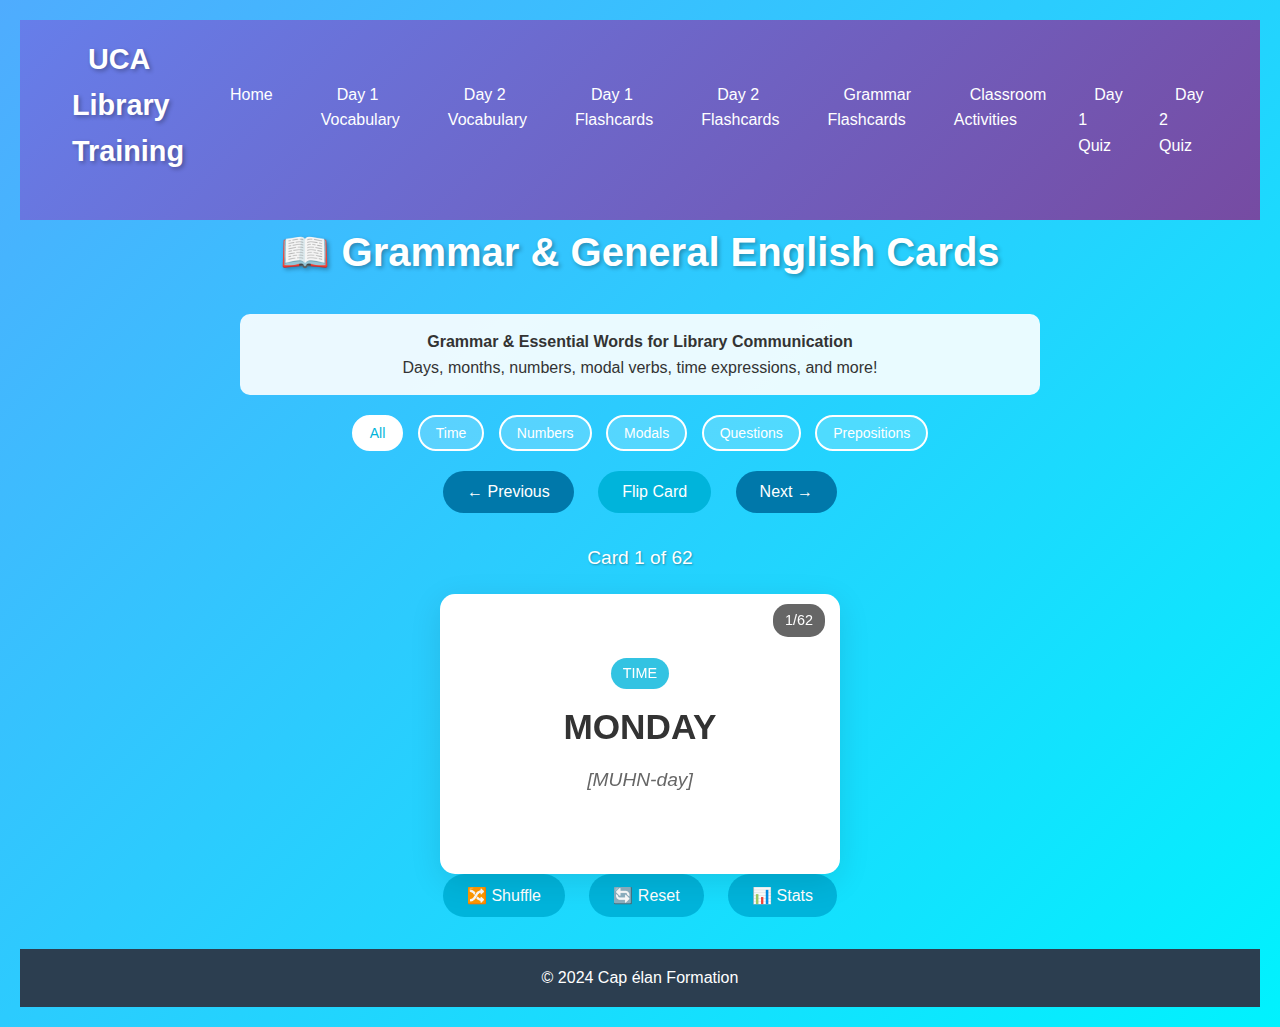
<file: grammar-flashcards.html>
<!DOCTYPE html>
<html lang="en">
<head>
    <meta charset="UTF-8">
    <meta name="viewport" content="width=device-width, initial-scale=1.0">
    <title>Grammar & General English Flashcards</title>
    <link rel="stylesheet" href="css/style.css">
    <style>
        body {
            font-family: Arial, sans-serif;
            background: linear-gradient(135deg, #4facfe 0%, #00f2fe 100%);
            margin: 0;
            padding: 20px;
            min-height: 100vh;
        }
        
        .container {
            max-width: 800px;
            margin: 0 auto;
            text-align: center;
        }
        
        h1 {
            color: white;
            margin-bottom: 30px;
            font-size: 2.5em;
            text-shadow: 2px 2px 4px rgba(0,0,0,0.3);
        }
        
        .controls {
            margin-bottom: 30px;
        }
        
        .btn {
            background: #00b4db;
            color: white;
            border: none;
            padding: 12px 24px;
            margin: 0 10px;
            border-radius: 25px;
            cursor: pointer;
            font-size: 16px;
            transition: all 0.3s ease;
        }
        
        .btn:hover {
            background: #0083ac;
            transform: translateY(-2px);
        }
        
        .btn.secondary {
            background: #0078aa;
        }
        
        .btn.secondary:hover {
            background: #005a80;
        }
        
        .flashcard-container {
            perspective: 1000px;
            margin: 0 auto;
            width: 400px;
            height: 280px;
        }
        
        .flashcard {
            position: relative;
            width: 100%;
            height: 100%;
            text-align: center;
            transition: transform 0.6s;
            transform-style: preserve-3d;
            cursor: pointer;
        }
        
        .flashcard.flipped {
            transform: rotateY(180deg);
        }
        
        .flashcard-front, .flashcard-back {
            position: absolute;
            width: 100%;
            height: 100%;
            backface-visibility: hidden;
            border-radius: 15px;
            display: flex;
            flex-direction: column;
            justify-content: center;
            align-items: center;
            padding: 20px;
            box-sizing: border-box;
            box-shadow: 0 8px 32px rgba(0,0,0,0.1);
        }
        
        .flashcard-front {
            background: white;
            color: #333;
        }
        
        .flashcard-back {
            background: #1e3c72;
            color: white;
            transform: rotateY(180deg);
        }
        
        .word {
            font-size: 2.2em;
            font-weight: bold;
            margin-bottom: 10px;
        }
        
        .pronunciation {
            font-size: 1.2em;
            color: #666;
            font-style: italic;
            margin-bottom: 15px;
        }
        
        .back .pronunciation {
            color: #bdc3c7;
        }
        
        .sentence {
            font-size: 1.1em;
            margin: 8px 0;
            padding: 8px;
            background: rgba(255,255,255,0.1);
            border-radius: 8px;
            border-left: 4px solid #00b4db;
        }
        
        .french-word {
            font-size: 2em;
            font-weight: bold;
            margin-bottom: 15px;
            color: #ecf0f1;
        }
        
        .category {
            font-size: 0.9em;
            background: rgba(0,180,219,0.8);
            color: white;
            padding: 4px 12px;
            border-radius: 20px;
            margin-bottom: 10px;
        }
        
        .progress {
            margin: 20px 0;
            color: white;
            font-size: 1.2em;
            text-shadow: 1px 1px 2px rgba(0,0,0,0.3);
        }
        
        .instructions {
            background: rgba(255,255,255,0.9);
            padding: 15px;
            border-radius: 10px;
            margin-bottom: 20px;
            color: #333;
        }
        
        .card-counter {
            position: absolute;
            top: 10px;
            right: 15px;
            background: rgba(0,0,0,0.6);
            color: white;
            padding: 5px 12px;
            border-radius: 15px;
            font-size: 0.9em;
        }
        
        .filter-buttons {
            margin-bottom: 20px;
        }
        
        .filter-btn {
            background: rgba(255,255,255,0.2);
            color: white;
            border: 2px solid white;
            padding: 8px 16px;
            margin: 0 5px;
            border-radius: 20px;
            cursor: pointer;
            font-size: 14px;
            transition: all 0.3s ease;
        }
        
        .filter-btn:hover, .filter-btn.active {
            background: white;
            color: #00b4db;
        }
    </style>
</head>
<body>
    <header>
        <nav>
            <div class="nav-container">
                <h1><a href="index.html" style="color: white; text-decoration: none;">UCA Library Training</a></h1>
                <ul>
                    <li><a href="index.html">Home</a></li>
                    <li><a href="day1-vocabulary.html">Day 1 Vocabulary</a></li>
                    <li><a href="day2-vocabulary.html">Day 2 Vocabulary</a></li>
                    <li><a href="day1-flashcards.html">Day 1 Flashcards</a></li>
                    <li><a href="day2-flashcards.html">Day 2 Flashcards</a></li>
                    <li><a href="grammar-flashcards.html">Grammar Flashcards</a></li>
                    <li><a href="activities.html">Classroom Activities</a></li>
                    <li><a href="day1-quiz.html">Day 1 Quiz</a></li>
                    <li><a href="day2-quiz.html" class="active">Day 2 Quiz</a></li>
                </ul>
            </div>
        </nav>
    </header>

    <div class="container">
        <h1>📖 Grammar & General English Cards</h1>
        
        <div class="instructions">
            <strong>Grammar & Essential Words for Library Communication</strong><br>
            Days, months, numbers, modal verbs, time expressions, and more!
        </div>
        
        <div class="filter-buttons">
            <button class="filter-btn active" onclick="filterCards('all')">All</button>
            <button class="filter-btn" onclick="filterCards('time')">Time</button>
            <button class="filter-btn" onclick="filterCards('numbers')">Numbers</button>
            <button class="filter-btn" onclick="filterCards('modals')">Modals</button>
            <button class="filter-btn" onclick="filterCards('questions')">Questions</button>
            <button class="filter-btn" onclick="filterCards('prepositions')">Prepositions</button>
        </div>
        
        <div class="controls">
            <button class="btn secondary" onclick="previousCard()">← Previous</button>
            <button class="btn" onclick="flipCard()">Flip Card</button>
            <button class="btn secondary" onclick="nextCard()">Next →</button>
        </div>
        
        <div class="progress">
            <span id="progress">Card 1 of 60</span>
        </div>
        
        <div class="flashcard-container">
            <div class="flashcard" id="flashcard" onclick="flipCard()">
                <div class="flashcard-front">
                    <div class="card-counter" id="counter-front">1/60</div>
                    <div class="category" id="category-front">DAYS</div>
                    <div class="word" id="english-word">MONDAY</div>
                    <div class="pronunciation" id="pronunciation">[MUHN-day]</div>
                </div>
                <div class="flashcard-back">
                    <div class="card-counter" id="counter-back">1/60</div>
                    <div class="french-word" id="french-word">LUNDI</div>
                    <div class="sentence" id="english-sentence">"You can borrow on Monday"</div>
                    <div class="sentence" id="french-sentence">"Vous pouvez emprunter lundi"</div>
                </div>
            </div>
        </div>
        
        <div class="controls">
            <button class="btn" onclick="shuffleCards()">🔀 Shuffle</button>
            <button class="btn" onclick="resetCards()">🔄 Reset</button>
            <button class="btn" onclick="showStats()">📊 Stats</button>
        </div>
        
        <div id="stats" style="display:none; background:rgba(255,255,255,0.9); padding:15px; margin:20px 0; border-radius:10px; color:#333;">
        </div>
    </div>

    <footer>
         <p>&copy; 2024 Cap élan Formation</p>
    </footer>

    <script>
        const flashcards = [
            // DAYS OF THE WEEK
            {
                english: "MONDAY", pronunciation: "[MUHN-day]", french: "LUNDI",
                englishSentence: "You can borrow on Monday", frenchSentence: "Vous pouvez emprunter lundi", category: "time"
            },
            {
                english: "TUESDAY", pronunciation: "[TOOZ-day]", french: "MARDI",
                englishSentence: "Library closes early on Tuesday", frenchSentence: "La bibliothèque ferme tôt mardi", category: "time"
            },
            {
                english: "WEDNESDAY", pronunciation: "[WENZ-day]", french: "MERCREDI",
                englishSentence: "Your suspension ends Wednesday", frenchSentence: "Votre suspension se termine mercredi", category: "time"
            },
            {
                english: "THURSDAY", pronunciation: "[THURZ-day]", french: "JEUDI",
                englishSentence: "Book was due Thursday", frenchSentence: "Le livre devait être rendu jeudi", category: "time"
            },
            {
                english: "FRIDAY", pronunciation: "[FRAHY-day]", french: "VENDREDI",
                englishSentence: "We close at 6 PM on Friday", frenchSentence: "Nous fermons à 18h vendredi", category: "time"
            },
            {
                english: "SATURDAY", pronunciation: "[SAT-er-day]", french: "SAMEDI",
                englishSentence: "Library is closed Saturday", frenchSentence: "La bibliothèque est fermée samedi", category: "time"
            },
            {
                english: "SUNDAY", pronunciation: "[SUHN-day]", french: "DIMANCHE",
                englishSentence: "No returns on Sunday", frenchSentence: "Pas de retours le dimanche", category: "time"
            },
            
            // MONTHS
            {
                english: "JANUARY", pronunciation: "[JAN-yoo-er-ee]", french: "JANVIER",
                englishSentence: "New policy starts in January", frenchSentence: "Nouvelle politique en janvier", category: "time"
            },
            {
                english: "FEBRUARY", pronunciation: "[FEB-roo-er-ee]", french: "FÉVRIER",
                englishSentence: "Exam period is in February", frenchSentence: "Période d'examens en février", category: "time"
            },
            {
                english: "MARCH", pronunciation: "[march]", french: "MARS",
                englishSentence: "Spring break starts in March", frenchSentence: "Vacances de printemps en mars", category: "time"
            },
            {
                english: "APRIL", pronunciation: "[AY-pruhl]", french: "AVRIL",
                englishSentence: "Library renovation in April", frenchSentence: "Rénovation de la bibliothèque en avril", category: "time"
            },
            {
                english: "SEPTEMBER", pronunciation: "[sep-TEM-ber]", french: "SEPTEMBRE",
                englishSentence: "Academic year starts September", frenchSentence: "Année académique commence en septembre", category: "time"
            },
            {
                english: "OCTOBER", pronunciation: "[ok-TOH-ber]", french: "OCTOBRE",
                englishSentence: "Registration opens in October", frenchSentence: "Inscription ouvre en octobre", category: "time"
            },
            
            // NUMBERS
            {
                english: "ONE", pronunciation: "[wuhn]", french: "UN",
                englishSentence: "One day late", frenchSentence: "Un jour de retard", category: "numbers"
            },
            {
                english: "TWO", pronunciation: "[too]", french: "DEUX",
                englishSentence: "Two weeks suspension", frenchSentence: "Deux semaines de suspension", category: "numbers"
            },
            {
                english: "THREE", pronunciation: "[three]", french: "TROIS",
                englishSentence: "Three books maximum", frenchSentence: "Trois livres maximum", category: "numbers"
            },
            {
                english: "FIVE", pronunciation: "[fahyv]", french: "CINQ",
                englishSentence: "Five days to return", frenchSentence: "Cinq jours pour rendre", category: "numbers"
            },
            {
                english: "TEN", pronunciation: "[ten]", french: "DIX",
                englishSentence: "Ten books borrowed", frenchSentence: "Dix livres empruntés", category: "numbers"
            },
            {
                english: "FIFTEEN", pronunciation: "[fif-TEEN]", french: "QUINZE",
                englishSentence: "Fifteen minutes to close", frenchSentence: "Quinze minutes avant fermeture", category: "numbers"
            },
            {
                english: "TWENTY", pronunciation: "[TWEN-tee]", french: "VINGT",
                englishSentence: "Twenty pages to copy", frenchSentence: "Vingt pages à copier", category: "numbers"
            },
            {
                english: "THIRTY", pronunciation: "[THUR-tee]", french: "TRENTE",
                englishSentence: "Thirty days overdue", frenchSentence: "Trente jours de retard", category: "numbers"
            },
            
            // MODAL VERBS
            {
                english: "CAN", pronunciation: "[kan]", french: "POUVOIR (positif)",
                englishSentence: "You can borrow three books", frenchSentence: "Vous pouvez emprunter trois livres", category: "modals"
            },
            {
                english: "CANNOT / CAN'T", pronunciation: "[KAN-ot / kant]", french: "NE PAS POUVOIR",
                englishSentence: "You cannot borrow today", frenchSentence: "Vous ne pouvez pas emprunter aujourd'hui", category: "modals"
            },
            {
                english: "MUST", pronunciation: "[muhst]", french: "DEVOIR",
                englishSentence: "You must return the book", frenchSentence: "Vous devez rendre le livre", category: "modals"
            },
            {
                english: "SHOULD", pronunciation: "[shood]", french: "DEVRAIT",
                englishSentence: "You should renew online", frenchSentence: "Vous devriez renouveler en ligne", category: "modals"
            },
            {
                english: "MAY", pronunciation: "[may]", french: "PEUT-ÊTRE / PERMISSION",
                englishSentence: "You may borrow tomorrow", frenchSentence: "Vous pourrez emprunter demain", category: "modals"
            },
            {
                english: "WILL", pronunciation: "[wil]", french: "FUTUR",
                englishSentence: "Suspension will end Friday", frenchSentence: "La suspension finira vendredi", category: "modals"
            },
            {
                english: "WON'T", pronunciation: "[wohnt]", french: "NE... PAS (futur)",
                englishSentence: "System won't let you borrow", frenchSentence: "Le système ne vous laissera pas emprunter", category: "modals"
            },
            
            // QUESTION WORDS
            {
                english: "WHEN", pronunciation: "[wen]", french: "QUAND",
                englishSentence: "When can I borrow again?", frenchSentence: "Quand puis-je emprunter à nouveau?", category: "questions"
            },
            {
                english: "WHY", pronunciation: "[wahy]", french: "POURQUOI",
                englishSentence: "Why can't I borrow?", frenchSentence: "Pourquoi ne puis-je pas emprunter?", category: "questions"
            },
            {
                english: "WHAT", pronunciation: "[wot]", french: "QUE / QUOI",
                englishSentence: "What is your student number?", frenchSentence: "Quel est votre numéro étudiant?", category: "questions"
            },
            {
                english: "WHERE", pronunciation: "[wair]", french: "OÙ",
                englishSentence: "Where is the return box?", frenchSentence: "Où est la boîte de retour?", category: "questions"
            },
            {
                english: "HOW LONG", pronunciation: "[how lawng]", french: "COMBIEN DE TEMPS",
                englishSentence: "How long is the suspension?", frenchSentence: "Combien de temps dure la suspension?", category: "questions"
            },
            {
                english: "HOW MANY", pronunciation: "[how MEN-ee]", french: "COMBIEN",
                englishSentence: "How many days late?", frenchSentence: "Combien de jours de retard?", category: "questions"
            },
            {
                english: "WHICH", pronunciation: "[wich]", french: "LEQUEL / QUEL",
                englishSentence: "Which book do you want?", frenchSentence: "Quel livre voulez-vous?", category: "questions"
            },
            
            // PREPOSITIONS OF TIME
            {
                english: "ON MONDAY", pronunciation: "[on MUHN-day]", french: "LUNDI / LE LUNDI",
                englishSentence: "Library opens on Monday", frenchSentence: "La bibliothèque ouvre lundi", category: "prepositions"
            },
            {
                english: "IN SEPTEMBER", pronunciation: "[in sep-TEM-ber]", french: "EN SEPTEMBRE",
                englishSentence: "New semester starts in September", frenchSentence: "Nouveau semestre en septembre", category: "prepositions"
            },
            {
                english: "AT 9 AM", pronunciation: "[at nahyn ay em]", french: "À 9H",
                englishSentence: "We open at 9 AM", frenchSentence: "Nous ouvrons à 9h", category: "prepositions"
            },
            {
                english: "UNTIL FRIDAY", pronunciation: "[uhn-TIL FRAHY-day]", french: "JUSQU'À VENDREDI",
                englishSentence: "Suspended until Friday", frenchSentence: "Suspendu jusqu'à vendredi", category: "prepositions"
            },
            {
                english: "FOR 5 DAYS", pronunciation: "[for fahyv dayz]", french: "PENDANT 5 JOURS",
                englishSentence: "Suspension for 5 days", frenchSentence: "Suspension pendant 5 jours", category: "prepositions"
            },
            {
                english: "AFTER 3 PM", pronunciation: "[AF-ter three pee em]", french: "APRÈS 15H",
                englishSentence: "Return after 3 PM", frenchSentence: "Retour après 15h", category: "prepositions"
            },
            {
                english: "BEFORE CLOSING", pronunciation: "[bi-FOR KLOH-zing]", french: "AVANT LA FERMETURE",
                englishSentence: "Return before closing", frenchSentence: "Rendre avant la fermeture", category: "prepositions"
            },
            {
                english: "DURING EXAMS", pronunciation: "[DOOR-ing ig-zamz]", french: "PENDANT LES EXAMENS",
                englishSentence: "Library busy during exams", frenchSentence: "Bibliothèque occupée pendant les examens", category: "prepositions"
            },
            
            // TIME EXPRESSIONS
            {
                english: "TODAY", pronunciation: "[tuh-DAY]", french: "AUJOURD'HUI",
                englishSentence: "Library closes early today", frenchSentence: "Bibliothèque ferme tôt aujourd'hui", category: "time"
            },
            {
                english: "TOMORROW", pronunciation: "[tuh-MOR-oh]", french: "DEMAIN",
                englishSentence: "Come back tomorrow", frenchSentence: "Revenez demain", category: "time"
            },
            {
                english: "YESTERDAY", pronunciation: "[YES-ter-day]", french: "HIER",
                englishSentence: "Book was due yesterday", frenchSentence: "Le livre devait être rendu hier", category: "time"
            },
            {
                english: "NEXT WEEK", pronunciation: "[nekst week]", french: "LA SEMAINE PROCHAINE",
                englishSentence: "Suspension ends next week", frenchSentence: "Suspension finit la semaine prochaine", category: "time"
            },
            {
                english: "LAST WEEK", pronunciation: "[last week]", french: "LA SEMAINE DERNIÈRE",
                englishSentence: "Book was returned last week", frenchSentence: "Livre rendu la semaine dernière", category: "time"
            },
            {
                english: "THIS MORNING", pronunciation: "[this MOR-ning]", french: "CE MATIN",
                englishSentence: "Email sent this morning", frenchSentence: "Email envoyé ce matin", category: "time"
            },
            {
                english: "RIGHT NOW", pronunciation: "[rahyt now]", french: "MAINTENANT",
                englishSentence: "System is down right now", frenchSentence: "Système en panne maintenant", category: "time"
            },
            
            // USEFUL ADJECTIVES
            {
                english: "AVAILABLE", pronunciation: "[uh-VAY-luh-buhl]", french: "DISPONIBLE",
                englishSentence: "Book is available now", frenchSentence: "Le livre est disponible maintenant", category: "adjectives"
            },
            {
                english: "BUSY", pronunciation: "[BIZ-ee]", french: "OCCUPÉ",
                englishSentence: "Library is very busy", frenchSentence: "La bibliothèque est très occupée", category: "adjectives"
            },
            {
                english: "CLOSED", pronunciation: "[klohzd]", french: "FERMÉ",
                englishSentence: "Library is closed Sunday", frenchSentence: "Bibliothèque fermée dimanche", category: "adjectives"
            },
            {
                english: "OPEN", pronunciation: "[OH-puhn]", french: "OUVERT",
                englishSentence: "We are open until 8", frenchSentence: "Nous sommes ouverts jusqu'à 20h", category: "adjectives"
            },
            {
                english: "OVERDUE", pronunciation: "[OH-ver-doo]", french: "EN RETARD",
                englishSentence: "Your books are overdue", frenchSentence: "Vos livres sont en retard", category: "adjectives"
            },
            {
                english: "RESERVED", pronunciation: "[ri-ZURVD]", french: "RÉSERVÉ",
                englishSentence: "This book is reserved", frenchSentence: "Ce livre est réservé", category: "adjectives"
            },
            
            // COMMON VERBS
            {
                english: "RETURN", pronunciation: "[ri-TURN]", french: "RENDRE",
                englishSentence: "Please return the book", frenchSentence: "Veuillez rendre le livre", category: "verbs"
            },
            {
                english: "BORROW", pronunciation: "[BOR-oh]", french: "EMPRUNTER",
                englishSentence: "You can borrow 5 books", frenchSentence: "Vous pouvez emprunter 5 livres", category: "verbs"
            },
            {
                english: "RENEW", pronunciation: "[ri-NEW]", french: "RENOUVELER",
                englishSentence: "Renew online or here", frenchSentence: "Renouveler en ligne ou ici", category: "verbs"
            },
            {
                english: "RESERVE", pronunciation: "[ri-ZURV]", french: "RÉSERVER",
                englishSentence: "I can reserve the book", frenchSentence: "Je peux réserver le livre", category: "verbs"
            },
            {
                english: "WAIT", pronunciation: "[wayt]", french: "ATTENDRE",
                englishSentence: "You must wait 3 days", frenchSentence: "Vous devez attendre 3 jours", category: "verbs"
            },
            {
                english: "HELP", pronunciation: "[help]", french: "AIDER",
                englishSentence: "How can I help you?", frenchSentence: "Comment puis-je vous aider?", category: "verbs"
            }
        ];

        let currentCards = [...flashcards];
        let currentCard = 0;
        let isFlipped = false;

        function updateCard() {
            if (currentCards.length === 0) return;
            
            const card = currentCards[currentCard];
            document.getElementById('english-word').textContent = card.english;
            document.getElementById('pronunciation').textContent = card.pronunciation;
            document.getElementById('french-word').textContent = card.french;
            document.getElementById('english-sentence').textContent = card.englishSentence;
            document.getElementById('french-sentence').textContent = card.frenchSentence;
            document.getElementById('category-front').textContent = card.category.toUpperCase();
            document.getElementById('progress').textContent = `Card ${currentCard + 1} of ${currentCards.length}`;
            document.getElementById('counter-front').textContent = `${currentCard + 1}/${currentCards.length}`;
            document.getElementById('counter-back').textContent = `${currentCard + 1}/${currentCards.length}`;
            
            // Reset flip state
            document.getElementById('flashcard').classList.remove('flipped');
            isFlipped = false;
        }

        function flipCard() {
            const flashcard = document.getElementById('flashcard');
            flashcard.classList.toggle('flipped');
            isFlipped = !isFlipped;
        }

        function nextCard() {
            if (currentCards.length === 0) return;
            currentCard = (currentCard + 1) % currentCards.length;
            updateCard();
        }

        function previousCard() {
            if (currentCards.length === 0) return;
            currentCard = (currentCard - 1 + currentCards.length) % currentCards.length;
            updateCard();
        }

        function shuffleCards() {
            for (let i = currentCards.length - 1; i > 0; i--) {
                const j = Math.floor(Math.random() * (i + 1));
                [currentCards[i], currentCards[j]] = [currentCards[j], currentCards[i]];
            }
            currentCard = 0;
            updateCard();
        }

        function resetCards() {
            currentCards = [...flashcards];
            currentCard = 0;
            updateCard();
            // Reset filter buttons
            document.querySelectorAll('.filter-btn').forEach(btn => btn.classList.remove('active'));
            document.querySelector('.filter-btn').classList.add('active');
        }

        function filterCards(category) {
            // Update active button
            document.querySelectorAll('.filter-btn').forEach(btn => btn.classList.remove('active'));
            event.target.classList.add('active');
            
            if (category === 'all') {
                currentCards = [...flashcards];
            } else {
                currentCards = flashcards.filter(card => card.category === category);
            }
            currentCard = 0;
            updateCard();
        }

        function showStats() {
            const stats = document.getElementById('stats');
            const categories = {};
            
            flashcards.forEach(card => {
                categories[card.category] = (categories[card.category] || 0) + 1;
            });
            
            let statsHTML = '<h3>📊 Card Statistics</h3>';
            Object.entries(categories).forEach(([cat, count]) => {
                statsHTML += `<strong>${cat.toUpperCase()}:</strong> ${count} cards<br>`;
            });
            statsHTML += `<br><strong>TOTAL:</strong> ${flashcards.length} cards`;
            
            stats.innerHTML = statsHTML;
            stats.style.display = stats.style.display === 'none' ? 'block' : 'none';
        }

        // Keyboard navigation
        document.addEventListener('keydown', function(event) {
            switch(event.key) {
                case 'ArrowLeft':
                    previousCard();
                    break;
                case 'ArrowRight':
                    nextCard();
                    break;
                case ' ':
                    event.preventDefault();
                    flipCard();
                    break;
            }
        });

        // Initialize
        updateCard();
    </script>
</body>
</html>
</file>
<file: css/style.css>
* {
    margin: 0;
    padding: 0;
    box-sizing: border-box;
}

body {
    font-family: 'Arial', sans-serif;
    line-height: 1.6;
    color: #333;
}

/* Navigation */
nav {
    background: linear-gradient(135deg, #667eea 0%, #764ba2 100%);
    padding: 1rem 0;
    position: sticky;
    top: 0;
    z-index: 100;
}

.nav-container {
    max-width: 1200px;
    margin: 0 auto;
    display: flex;
    justify-content: space-between;
    align-items: center;
    padding: 0 2rem;
}

nav h1 {
    color: white;
    font-size: 1.8rem;
}

nav ul {
    display: flex;
    list-style: none;
    gap: 2rem;
}

nav a {
    color: white;
    text-decoration: none;
    padding: 0.5rem 1rem;
    border-radius: 5px;
    transition: background-color 0.3s;
}

nav a:hover {
    background-color: rgba(255, 255, 255, 0.2);
}

/* Main Content */
main {
    max-width: 1200px;
    margin: 0 auto;
    padding: 2rem;
}

.hero {
    text-align: center;
    margin-bottom: 3rem;
    padding: 2rem;
    background: linear-gradient(135deg, #f5f7fa 0%, #c3cfe2 100%);
    border-radius: 10px;
}

.hero h2 {
    font-size: 2.5rem;
    margin-bottom: 1rem;
    color: #2c3e50;
}

/* Materials Grid */
.materials-grid {
    display: grid;
    grid-template-columns: repeat(auto-fit, minmax(300px, 1fr));
    gap: 2rem;
    margin-bottom: 3rem;
}

.material-card {
    background: white;
    padding: 2rem;
    border-radius: 10px;
    box-shadow: 0 5px 15px rgba(0,0,0,0.1);
    text-align: center;
}

.material-card h3 {
    color: #667eea;
    margin-bottom: 1rem;
}

.card-buttons {
    display: flex;
    gap: 1rem;
    margin-top: 1.5rem;
}

.btn {
    background: #667eea;
    color: white;
    padding: 0.8rem 1.5rem;
    text-decoration: none;
    border-radius: 25px;
    transition: all 0.3s;
    flex: 1;
    text-align: center;
}

.btn:hover {
    background: #5a67d8;
    transform: translateY(-2px);
}

/* Features Section */
.features {
    background: #f8f9fa;
    padding: 2rem;
    border-radius: 10px;
    margin-bottom: 2rem;
}

.features h3 {
    color: #2c3e50;
    margin-bottom: 1rem;
}

.features ul {
    list-style-type: none;
}

.features li {
    padding: 0.5rem 0;
    padding-left: 1.5rem;
    position: relative;
}

.features li:before {
    content: "✓";
    color: #667eea;
    font-weight: bold;
    position: absolute;
    left: 0;
}

/* Vocabulary Tables */
.vocab-container {
    margin-bottom: 3rem;
}

.vocab-section h2 {
    color: #667eea;
    border-bottom: 2px solid #667eea;
    padding-bottom: 0.5rem;
    margin-bottom: 1.5rem;
}

.vocab-table {
    width: 100%;
    border-collapse: collapse;
    margin-bottom: 2rem;
    background: white;
    box-shadow: 0 2px 10px rgba(0,0,0,0.1);
    border-radius: 8px;
    overflow: hidden;
}

.vocab-table th {
    background: #667eea;
    color: white;
    padding: 1rem;
    text-align: left;
}

.vocab-table td {
    padding: 0.8rem 1rem;
    border-bottom: 1px solid #e2e8f0;
}

.vocab-table tr:hover {
    background: #f7fafc;
}

/* Responsive Design */
@media (max-width: 768px) {
    .nav-container {
        flex-direction: column;
        gap: 1rem;
    }

    nav ul {
        gap: 1rem;
    }

    .hero h2 {
        font-size: 2rem;
    }

    .card-buttons {
        flex-direction: column;
    }
}

/* Footer */
footer {
    background: #2c3e50;
    color: white;
    text-align: center;
    padding: 1rem;
    margin-top: 2rem;
}
</file>
